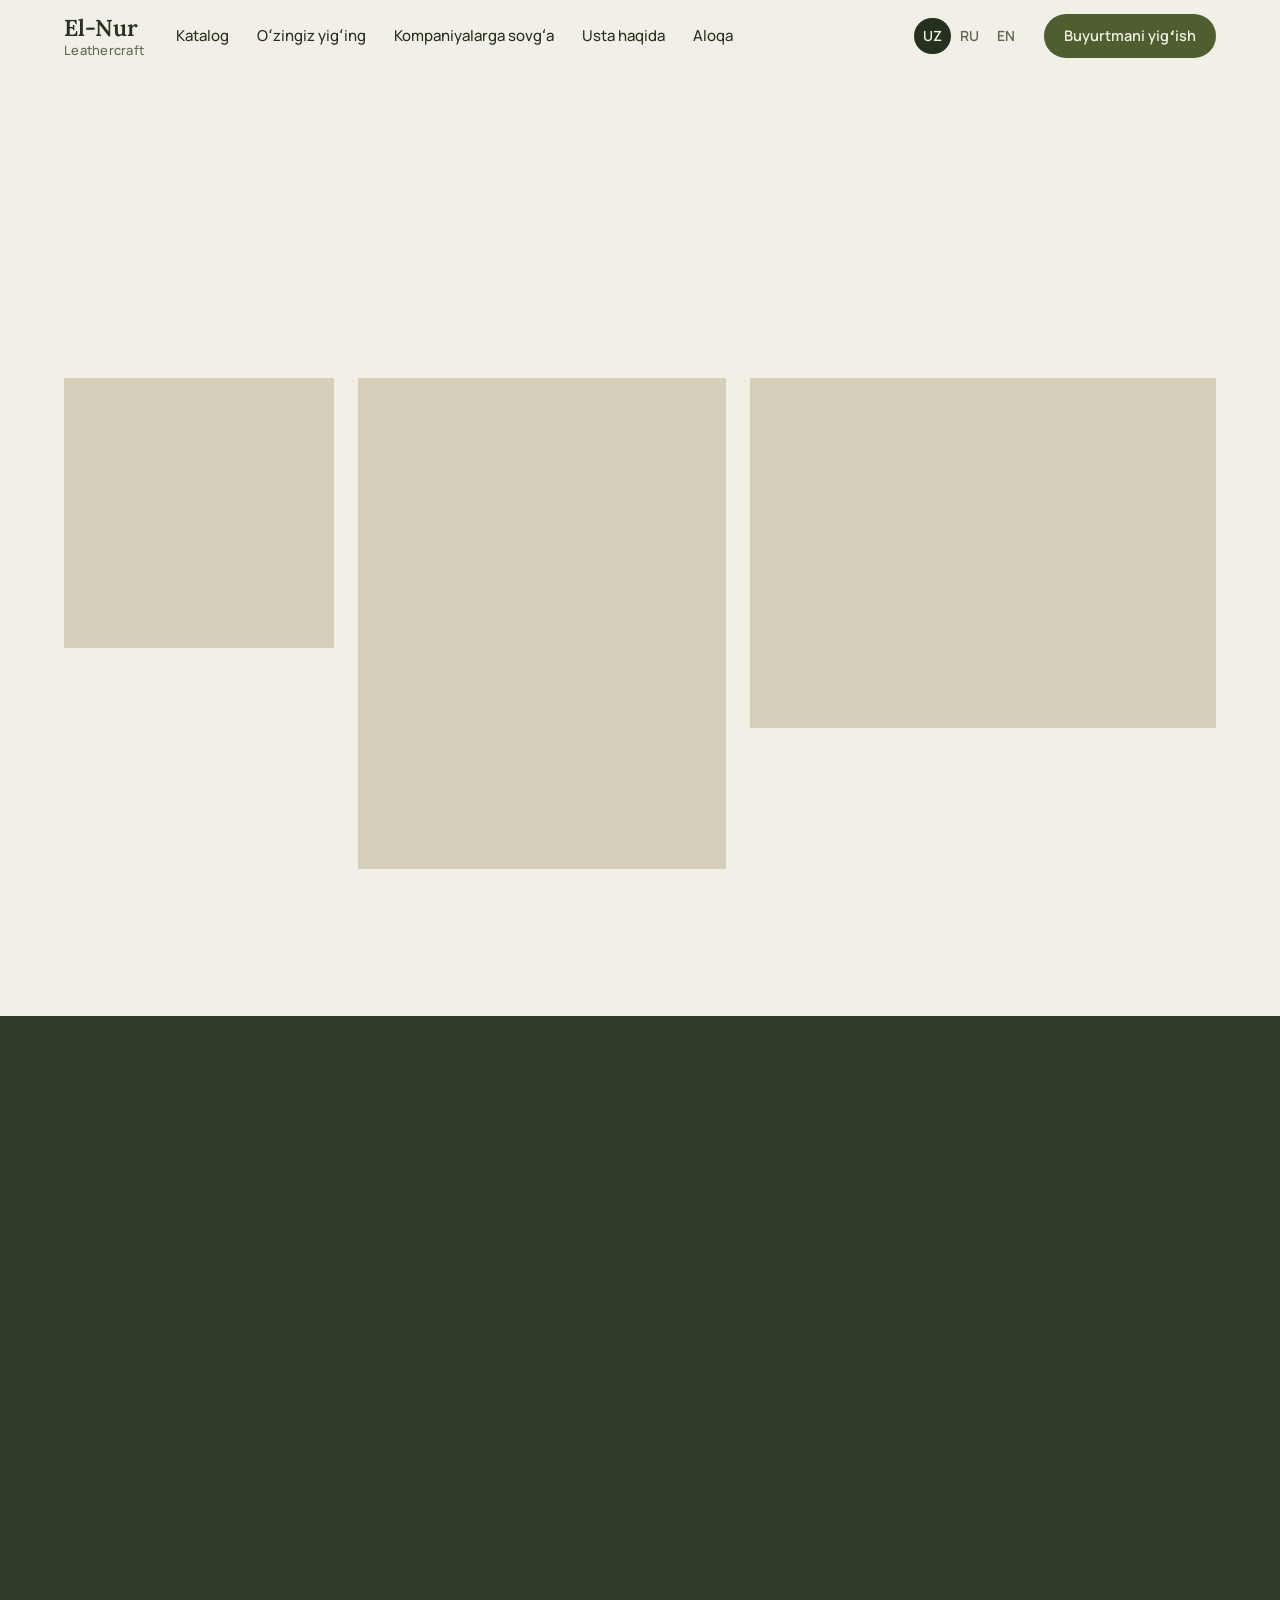
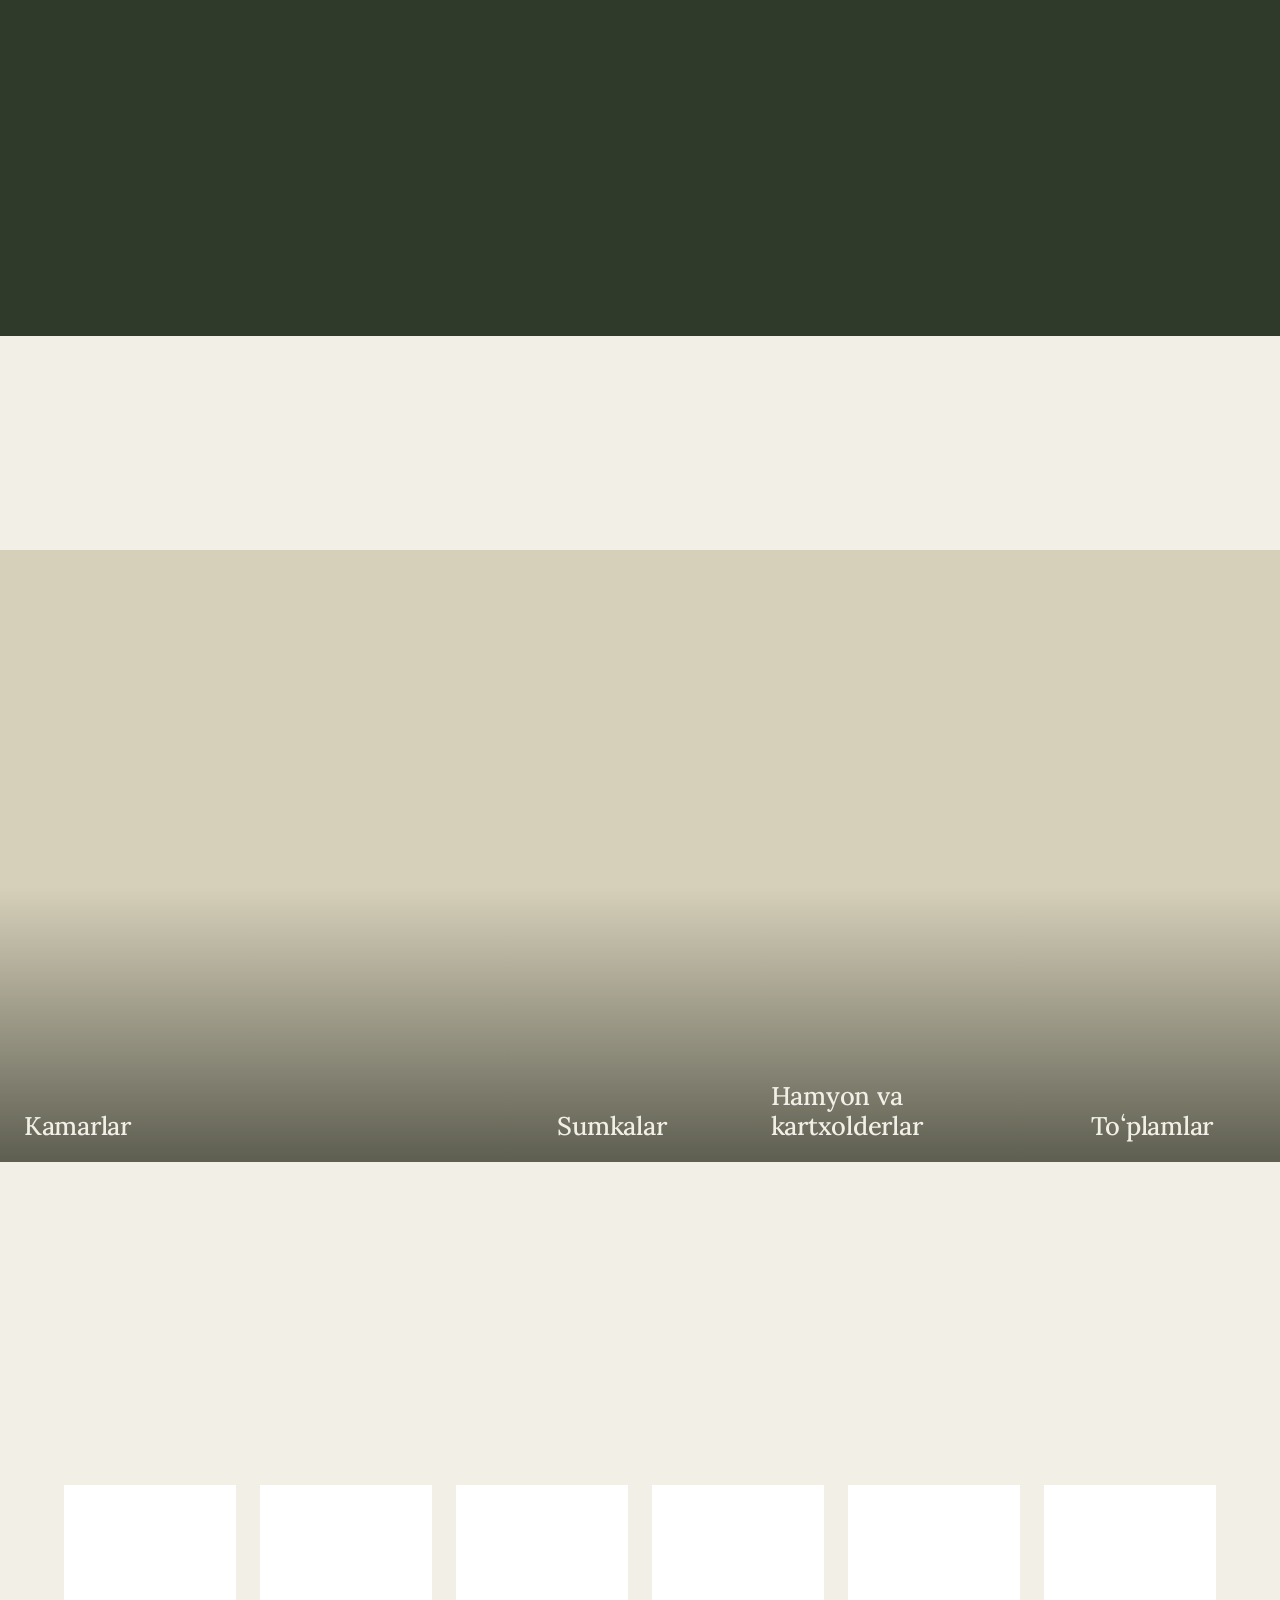
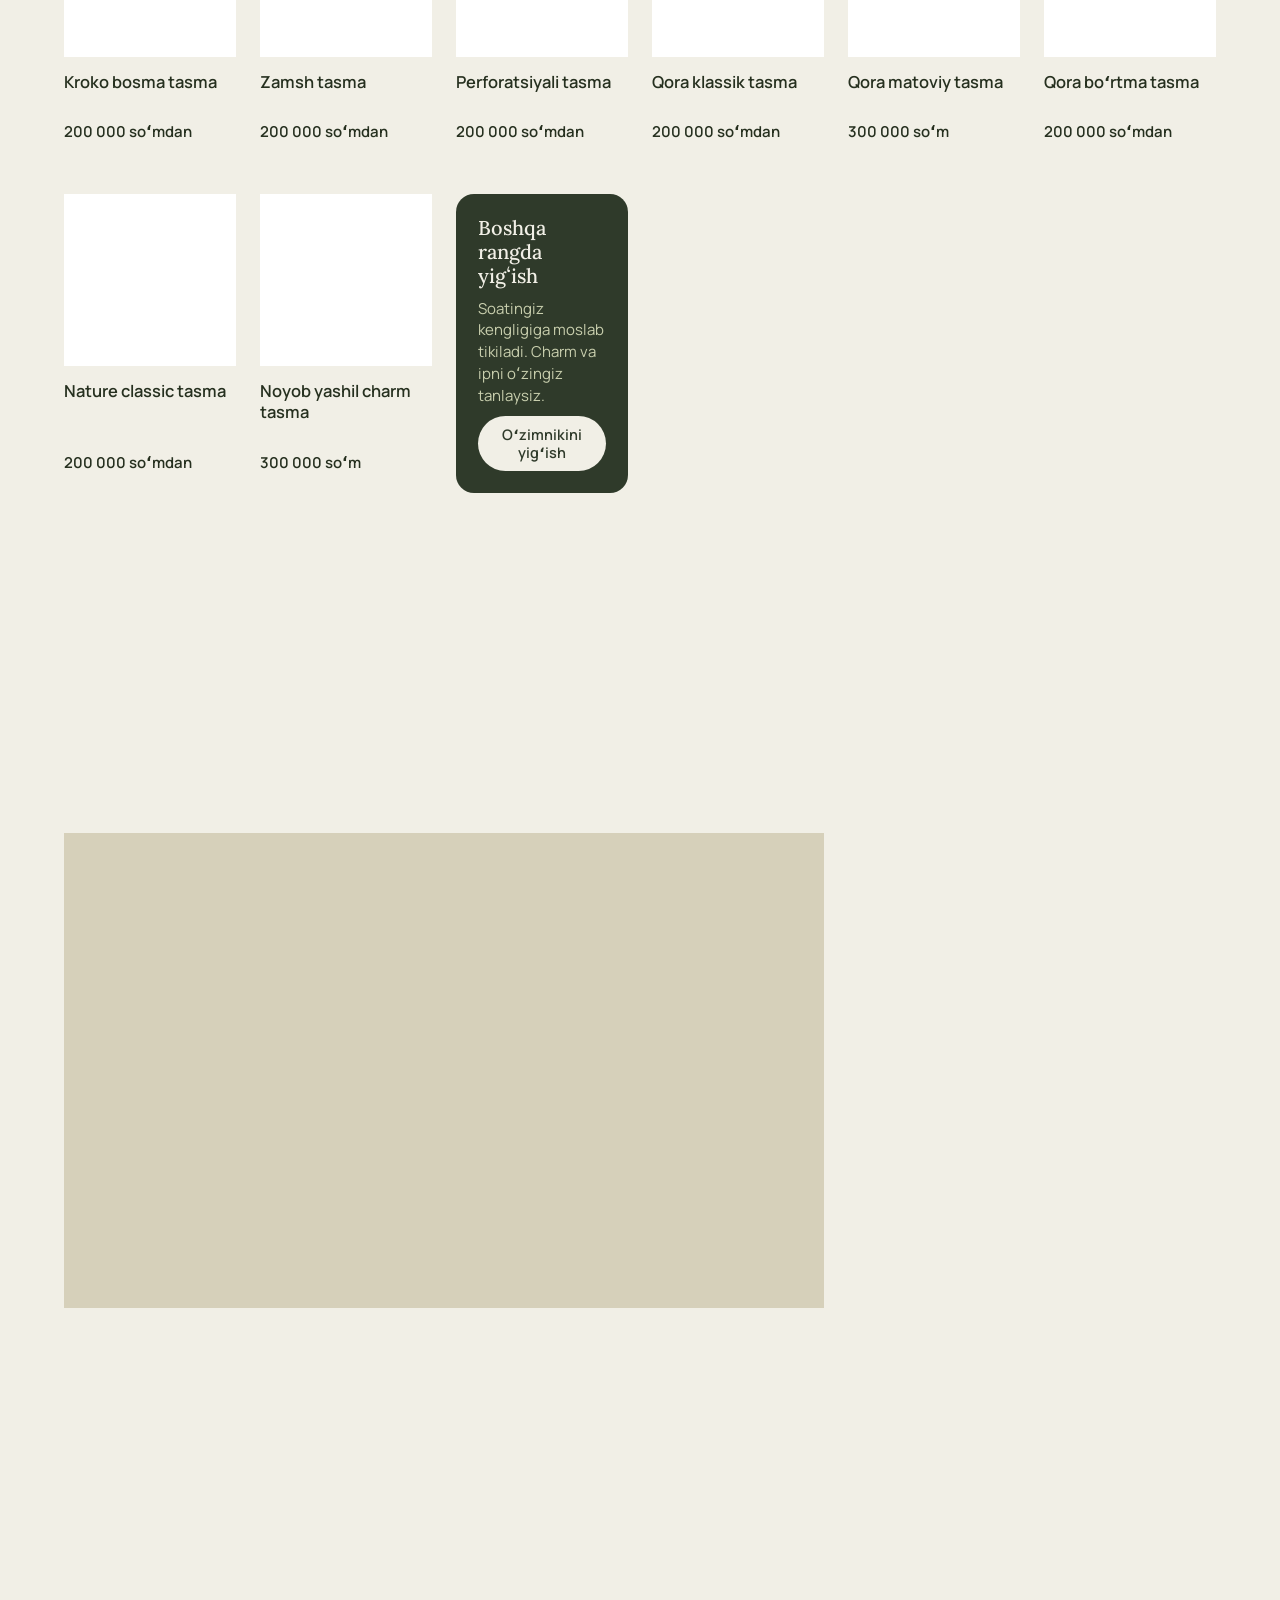
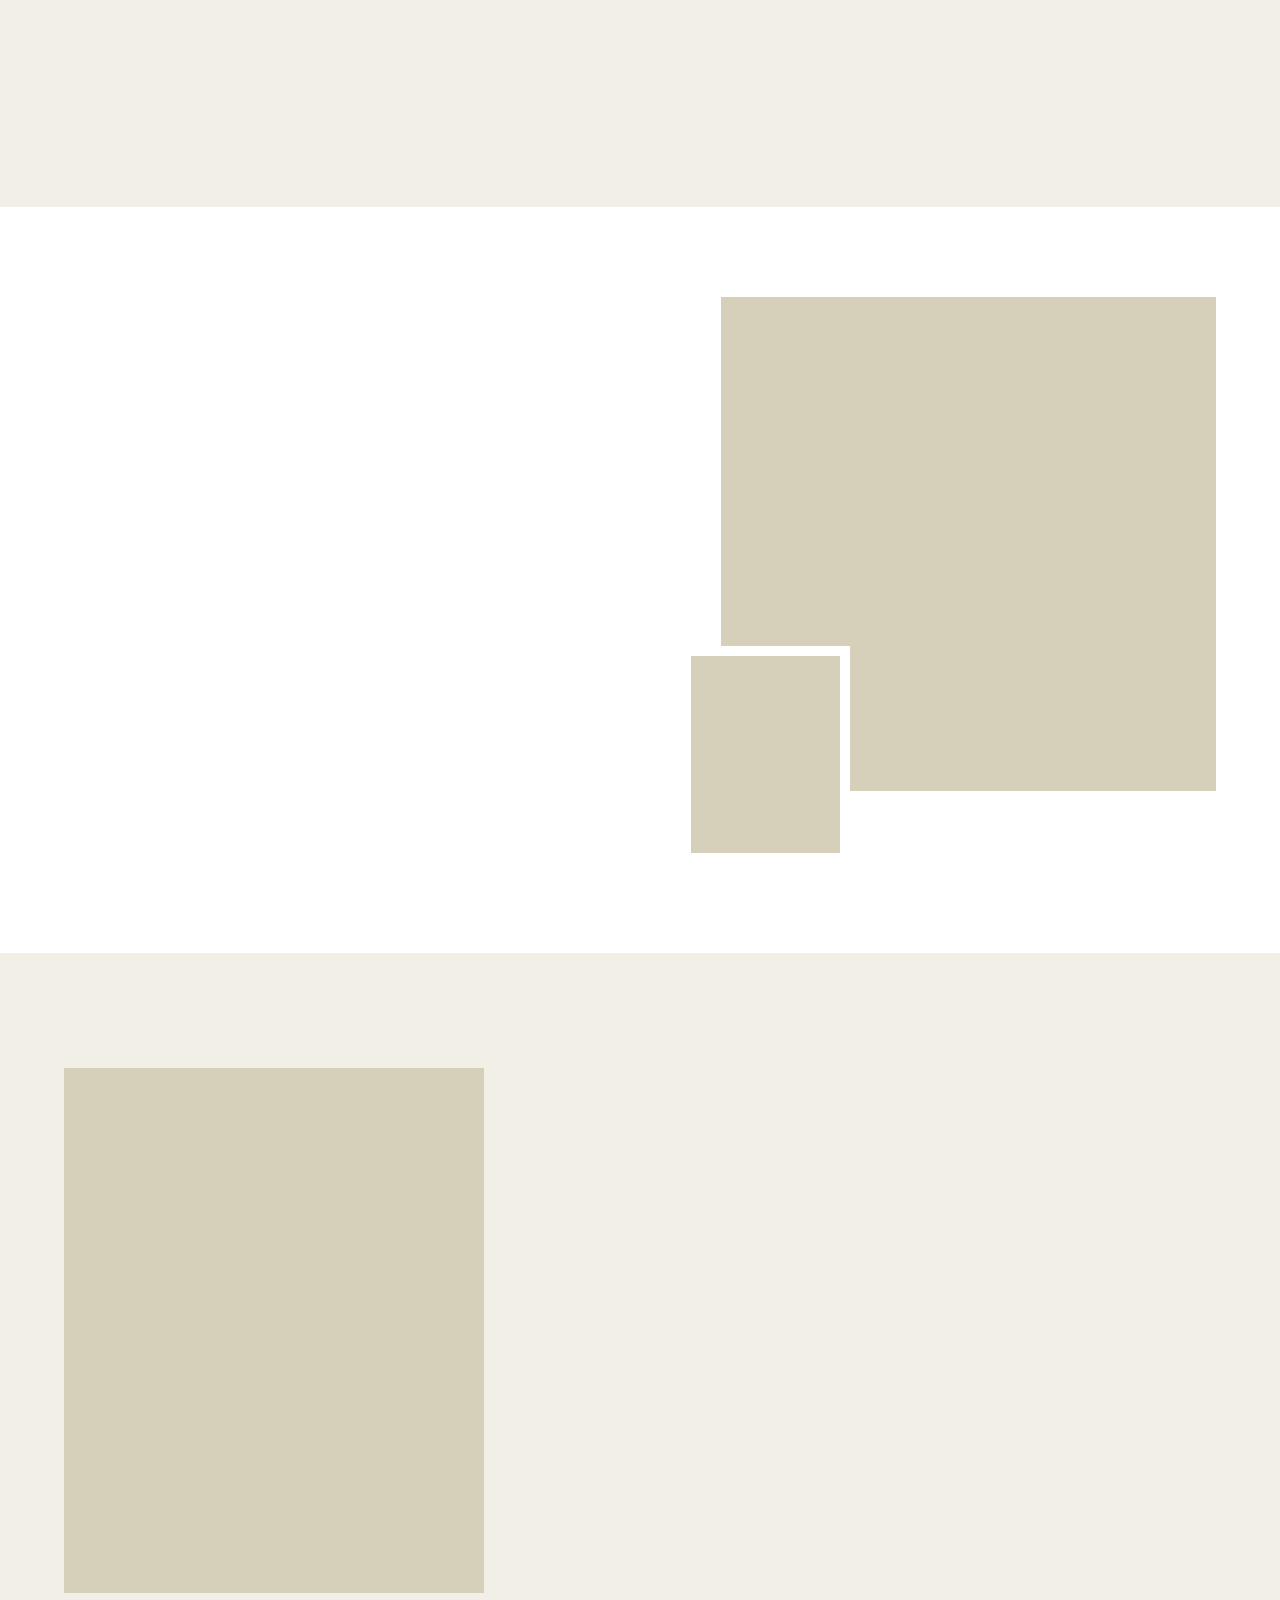
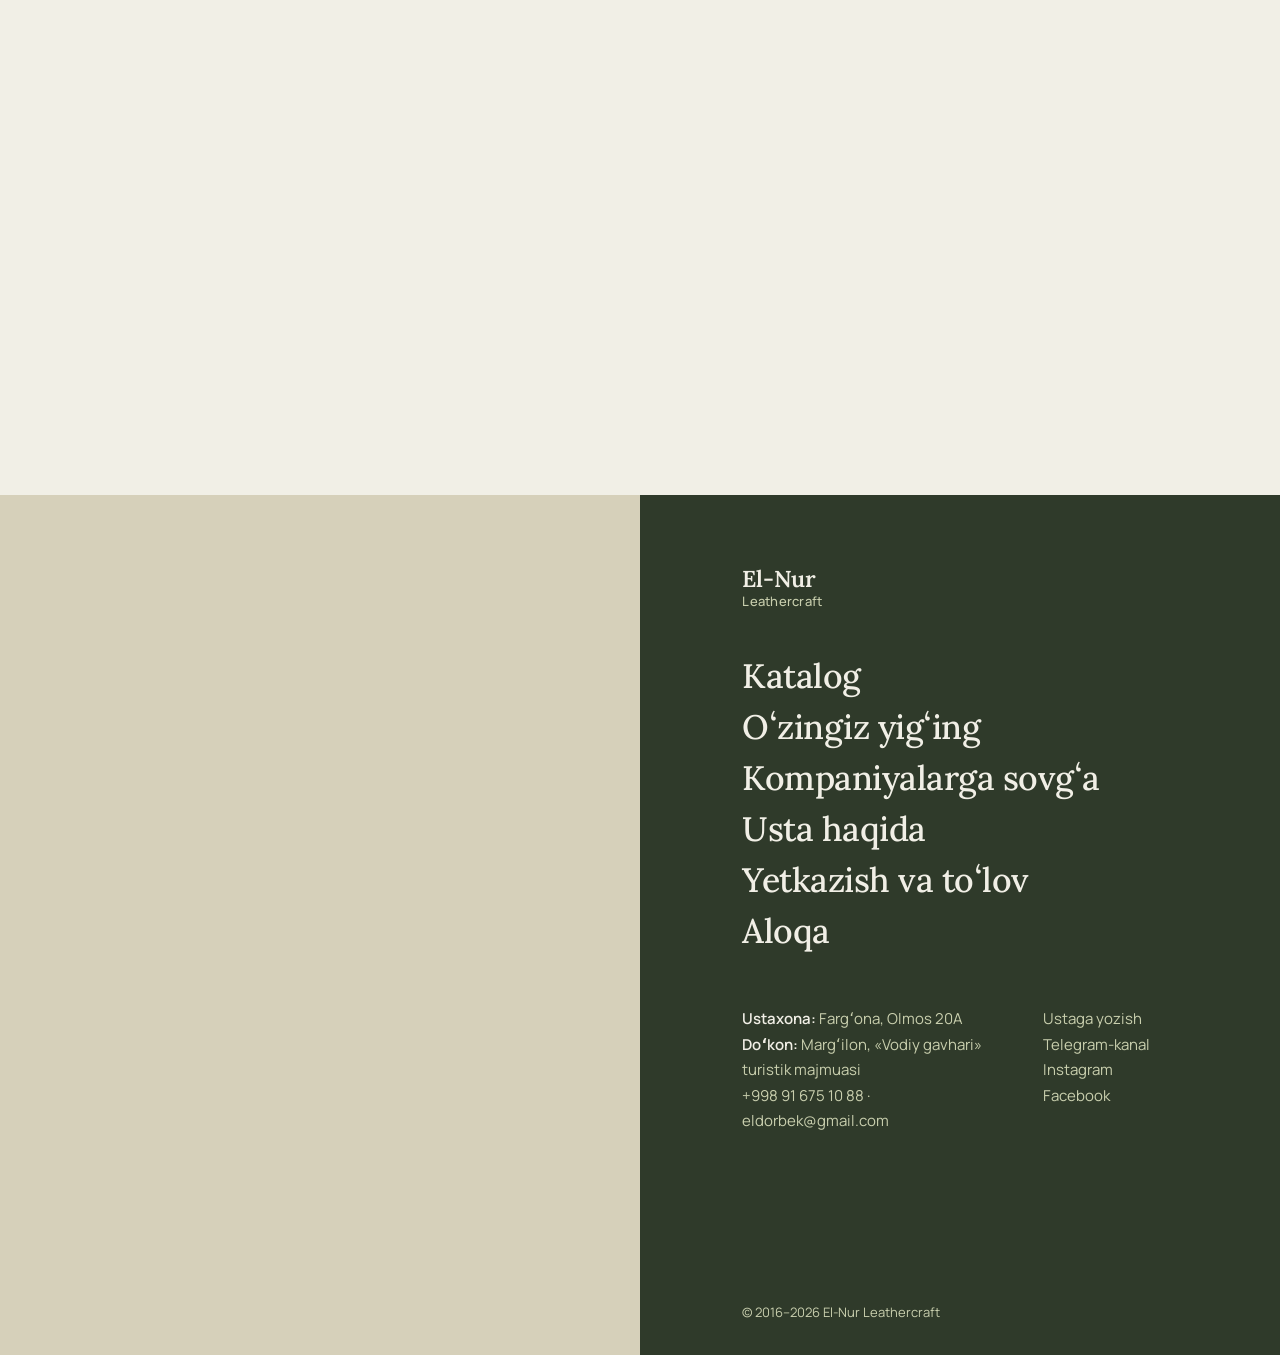
<file: index.html>
<!doctype html>
<html lang="uz">
<head>
<meta charset="utf-8">
<meta name="viewport" content="width=device-width, initial-scale=1">
<title>Qoʻlda tikilgan charm buyumlar, Fargʻona — El-Nur</title>
<meta name="description" content="Charm kamar, soat tasmasi, hamyon, sumka va shlyapa buyurtmaga: rangini oʻzingiz tanlaysiz, ismingizni yozamiz. Fargʻonadagi ustaxona, 2016-yildan.">
<link rel="canonical" href="https://rakhmatmir.github.io/elnur-leather/">
<meta property="og:site_name" content="El-Nur Leathercraft"><meta property="og:type" content="website"><meta property="og:url" content="https://rakhmatmir.github.io/elnur-leather/">
<meta property="og:title" content="Qoʻlda tikilgan charm buyumlar, Fargʻona — El-Nur"><meta property="og:description" content="Charm kamar, soat tasmasi, hamyon, sumka va shlyapa buyurtmaga: rangini oʻzingiz tanlaysiz, ismingizni yozamiz. Fargʻonadagi ustaxona, 2016-yildan.">
<meta property="og:image" content="https://rakhmatmir.github.io/elnur-leather/img/og.jpg"><meta property="og:image:width" content="1200"><meta property="og:image:height" content="630">
<meta name="twitter:card" content="summary_large_image"><meta name="twitter:image" content="https://rakhmatmir.github.io/elnur-leather/img/og.jpg">
<meta name="theme-color" content="#F1EFE6">
<link rel="icon" type="image/svg+xml" href="img/favicon.svg"><link rel="icon" type="image/png" sizes="48x48" href="img/favicon-48.png">
<link rel="preconnect" href="https://fonts.googleapis.com"><link rel="preconnect" href="https://fonts.gstatic.com" crossorigin>
<link href="https://fonts.googleapis.com/css2?family=Lora:wght@400;500;600&family=Manrope:wght@400;500;600;700&display=swap" rel="stylesheet">
<link rel="stylesheet" href="css/style.css?v=2111a">
<script>document.documentElement.className+=" js";try{if(sessionStorage.getItem("pt")){document.documentElement.className+=" pt-in";sessionStorage.removeItem("pt")}}catch(e){}setTimeout(function(){if(!window.__mot)document.documentElement.classList.add("nomotion")},3000);</script>
<script>window.PAGE_META={"uz":["Qoʻlda tikilgan charm buyumlar, Fargʻona — El-Nur","Charm kamar, soat tasmasi, hamyon, sumka va shlyapa buyurtmaga: rangini oʻzingiz tanlaysiz, ismingizni yozamiz. Fargʻonadagi ustaxona, 2016-yildan."],"ru":["Кожаные изделия ручной работы в Фергане — El-Nur","Ремни, ремешки для часов, кошельки, сумки и шляпы на заказ: выберите цвет кожи и нитки, добавьте имя. Мастерская в Фергане с 2016 года."],"en":["Handmade Leather Goods from Fergana — El-Nur Leathercraft","Belts, watch straps, wallets, bags and hats made to order in Fergana, Uzbekistan. Pick the leather and thread, add your name. Since 2016."]};</script>
<script type="application/ld+json">{"@context":"https://schema.org","@graph":[{"@type":"LocalBusiness","@id":"https://rakhmatmir.github.io/elnur-leather/#workshop","name":"El-Nur Leathercraft","url":"https://rakhmatmir.github.io/elnur-leather/","image":"https://rakhmatmir.github.io/elnur-leather/img/og.jpg","telephone":"+998916751088","address":{"@type":"PostalAddress","streetAddress":"Olmos 20A","addressLocality":"Fargʻona","addressCountry":"UZ"},"sameAs":["https://www.instagram.com/elnurleather/","https://www.facebook.com/elnurleather","https://t.me/elnurleather","https://t.me/eldor6ek"]},{"@type":"LocalBusiness","@id":"https://rakhmatmir.github.io/elnur-leather/#shop","name":"El-Nur Leathercraft","url":"https://rakhmatmir.github.io/elnur-leather/","image":"https://rakhmatmir.github.io/elnur-leather/img/og.jpg","telephone":"+998916751088","address":{"@type":"PostalAddress","streetAddress":"«Vodiy gavhari» turistik majmuasi","addressLocality":"Margʻilon","addressCountry":"UZ"},"sameAs":["https://www.instagram.com/elnurleather/","https://t.me/elnurleather"]}]}</script>
</head>
<body class="home inner page-index" data-page="index">
<a class="skip" href="#main" data-t="skip">Asosiy qismga oʻtish</a>
<header class="site"><div class="wrap bar"><a class="logo" href="index.html" aria-label="El-Nur Leathercraft"><b>El-Nur</b><span>Leathercraft</span></a><nav class="nav" aria-label="Menu"><a href="katalog.html" data-t="nav.catalog">Katalog</a><a href="konstruktor.html" data-t="nav.build">Oʻzingiz yigʻing</a><a href="sovgalar.html" data-t="nav.gifts">Kompaniyalarga sovgʻa</a><a href="usta.html" data-t="nav.about">Usta haqida</a><a href="aloqa.html" data-t="nav.contact">Aloqa</a></nav><div class="end"><div class="lang" role="group" data-aria="lang.label" aria-label="Til"><button type="button" data-set="uz" aria-pressed="true">UZ</button><button type="button" data-set="ru" aria-pressed="false">RU</button><button type="button" data-set="en" aria-pressed="false">EN</button></div><a class="btn btn-primary btn-sm" href="konstruktor.html" data-t="cta.build">Buyurtmani yigʻish</a><button class="menu-btn" type="button" aria-expanded="false" aria-controls="drawer" data-aria="menu" aria-label="Menyu"><svg viewBox="0 0 24 24" width="20" height="20" fill="none" stroke="currentColor" stroke-width="1.7" stroke-linecap="round" aria-hidden="true"><path class="o" d="M4 8h16M4 16h16"/><path class="x" d="M6 6l12 12M18 6L6 18"/></svg><span class="t" data-t="menu">Menyu</span></button></div></div><div class="wrap drawer" id="drawer"><a href="katalog.html" data-t="nav.catalog">Katalog</a><a href="konstruktor.html" data-t="nav.build">Oʻzingiz yigʻing</a><a href="sovgalar.html" data-t="nav.gifts">Kompaniyalarga sovgʻa</a><a href="usta.html" data-t="nav.about">Usta haqida</a><a href="yetkazish.html" data-t="nav.delivery">Yetkazish va toʻlov</a><a href="aloqa.html" data-t="nav.contact">Aloqa</a><div class="lang" role="group" data-aria="lang.label" aria-label="Til"><button type="button" data-set="uz" aria-pressed="true">UZ</button><button type="button" data-set="ru" aria-pressed="false">RU</button><button type="button" data-set="en" aria-pressed="false">EN</button></div><a class="btn btn-primary drawer-cta" href="konstruktor.html" data-t="cta.build">Buyurtmani yigʻish</a><p class="drawer-ct"><a data-link="tel" href="#" data-phone></a><a data-link="master" href="#" data-t="foot.write">Ustaga yozish</a></p></div></header>
<main id="main">
<!-- 1. Первый экран -->
<section class="h-hero" aria-labelledby="hh">
  <div class="g12 h-top">
    <h1 id="hh" class="h-title rv" data-t="hm.h1">Fargʻonada qoʻlda tikilgan charm buyumlar</h1>
    <div class="h-side">
      <p class="h-lead rv" data-t="hm.lead">Kamar, soat tasmasi, hamyon, sumka va shlyapa — 2016-yildan Olmos koʻchasidagi ustaxonada. Rangini oʻzingiz tanlaysiz, ismingizni yozib beramiz.</p>
      <div class="h-ctas rv"><a class="btn btn-primary" href="konstruktor.html"><span data-t="hm.cta">Oʻzimnikini yigʻish</span><svg class="arr" viewBox="0 0 24 24" fill="none" stroke="currentColor" stroke-width="1.8" stroke-linecap="round" stroke-linejoin="round" aria-hidden="true"><path d="M5 12h14M13 6l6 6-6 6"/></svg></a><a class="link" data-link="master" href="#" data-t="hm.cta2">Ustaga yozish</a></div>
    </div>
  </div>
  <div class="g12 h-rail">
    <figure class="pr pr-sq"><a class="cur" href="mahsulot.html?id=wallet-emboss"><picture><source type="image/webp" srcset="img/emboss-800.webp 800w, img/emboss-1600.webp 1600w" sizes="(max-width: 900px) 46vw, 25vw"><img src="img/emboss.jpg" width="1600" height="1066" data-alt="alt.emboss" alt="Bosma naqshli qora charm hamyon, usta qoʻlida"></picture></a><figcaption class="rv" data-t="cap.emboss">Bosma naqshli hamyon</figcaption></figure>
    <figure class="pr pr-tall"><a class="cur" href="mahsulot.html?id=hat"><picture><source type="image/webp" srcset="img/hat-detail-800.webp 800w, img/hat-detail-1012.webp 1012w" sizes="(max-width: 900px) 72vw, 33vw"><img src="img/hat-detail.jpg" width="1012" height="1400" data-alt="alt.hat" alt="Jigarrang charm kovboy shlyapasi, toʻqilgan bogʻich" fetchpriority="high"></picture></a><figcaption class="rv"><span data-t="cap.hat">Kovboy shlyapasi</span> · <span class="js-price" data-pid="hat"></span></figcaption></figure>
    <figure class="pr pr-wide"><span class="cur cur-hero"><picture><source type="image/webp" srcset="img/master-800.webp 800w, img/master-1600.webp 1600w" sizes="(max-width: 900px) 100vw, 42vw"><img src="img/master.jpg" width="1600" height="1066" data-alt="alt.master" alt="Usta Eldorbek ustaxonada charm bilan ishlamoqda"></picture></span><figcaption class="rv" data-t="cap.master">Ustaxonada, Olmos 20A</figcaption></figure>
  </div>
</section>

<!-- 2. Мини-конструктор -->
<section class="h-build on-dark" aria-labelledby="bh">
  <div class="wrap h-build-grid">
    <div class="h-build-text">
      <h2 id="bh" class="rv" data-t="hm.bh">Hech kimda yoʻq buyumni yigʻing</h2>
      <p class="rv" data-t="hm.bt">Charm, ip va ismni tanlang — rasm darhol oʻzgaradi, narx shu zahoti hisoblanadi. Tayyor buyurtma matni ustaga Telegramda yuboriladi.</p>
      <ul class="h-steps">
        <li class="rv"><b data-t="d.s1b">Buyumni tanlang</b><span data-t="d.s1t">kamar, soat tasmasi, hamyon yoki kartxolder</span></li>
        <li class="rv"><b data-t="d.s2b">Ranglarni tanlang</b><span data-t="d.s2t">charm, ip va furnitura</span></li>
        <li class="rv"><b data-t="d.s3b">Ismingizni yozing</b><span data-t="d.s3t">gravirovka va sovgʻa qutisi</span></li>
      </ul>
      <a class="btn btn-light rv" href="konstruktor.html"><span data-t="d.cta">Konstruktorni ochish</span><svg class="arr" viewBox="0 0 24 24" fill="none" stroke="currentColor" stroke-width="1.8" stroke-linecap="round" stroke-linejoin="round" aria-hidden="true"><path d="M5 12h14M13 6l6 6-6 6"/></svg></a>
    </div>
    <div class="builder rv" id="mini" aria-label="Konstruktor">
      <div class="stage">
        <div class="stage-top"><b data-t="b.title">Buyurtma konstruktori</b></div>
        <svg id="art" class="art" viewBox="0 0 520 320" role="img" aria-label=""></svg>
        <div><div class="chips" id="chips"></div><p class="disclaimer" data-t="b.disc">Rasm sxematik. Haqiqiy buyum qoʻlda tikiladi va rasmdan biroz farq qilishi mumkin.</p></div>
      </div>
      <div class="controls">
        <div><p class="ctl-label" data-t="b.item">Nima tiktirasiz?</p><div class="items" id="items"></div></div>
        <div><p class="ctl-label"><span class="k" data-t="b.leather">Charm rangi</span>: <span id="leatherName"></span></p><div class="swatches" id="leather"></div></div>
        <div><p class="ctl-label"><span class="k" data-t="b.thread">Ip rangi</span>: <span id="threadName"></span></p><div class="swatches" id="thread"></div></div>
        <div>
          <p class="ctl-label"><span class="k" data-t="b.engr">Ism yozdirish</span> <span data-price="engrave"></span></p>
          <label class="field"><input id="engr" autocomplete="off" data-ph="b.engrph" placeholder="Masalan: AZIZ" data-aria="b.engr" aria-label="Ism yozdirish" placeholder=""><small id="cnt">0 / 12</small></label>
          <label class="check"><input type="checkbox" id="box"> <b data-t="b.box">Sovgʻa qutisiga solib bering</b> <span class="pr" data-price="box"></span></label>
        </div>
      </div>
      <div class="total">
        <div><div class="sum"><small data-t="total">Jami</small><span class="ap" hidden>≈&nbsp;</span><span id="sum">200 000</span> <span class="cur-l" data-t="cur">soʻm</span></div><p data-t="b.approx">Narx taxminiy. Yakuniy narxni usta buyurtmani tasdiqlayotganda aytadi.</p></div>
        <a class="btn btn-light btn-sm" id="miniGo" href="konstruktor.html"><span data-t="b.send">Davom etish</span><svg class="arr" viewBox="0 0 24 24" fill="none" stroke="currentColor" stroke-width="1.8" stroke-linecap="round" stroke-linejoin="round" aria-hidden="true"><path d="M5 12h14M13 6l6 6-6 6"/></svg></a>
      </div>
    </div>
  </div>
</section>

<!-- 3. Что шьём -->
<section class="h-band-sec" aria-labelledby="bandh">
  <div class="wrap"><h2 id="bandh" class="rv" data-t="hm.band">Nimalar tikamiz</h2></div>
  <div class="band">
    <a class="panel p1" href="katalog.html#belt"><span class="cur"><picture><source type="image/webp" srcset="img/belt-800.webp 800w, img/belt-1280.webp 1280w" sizes="(max-width: 768px) 50vw, 25vw"><img src="img/belt.jpg" width="1280" height="960" data-alt="alt.belt" alt="Latun toʻqali charm kamar" loading="lazy"></picture></span><span class="p-t"><b data-t="cat.belt">Kamarlar</b></span></a>
    <a class="panel p2" href="katalog.html#bag"><span class="cur"><picture><source type="image/webp" srcset="img/bag-woman-640.webp 640w" sizes="(max-width: 768px) 50vw, 25vw"><img src="img/bag-woman.jpg" width="640" height="640" data-alt="alt.bagwoman" alt="Ikatli charm sumka bilan yosh ayol, madrasa oldida" loading="lazy"></picture></span><span class="p-t"><b data-t="cat.bag">Sumkalar</b></span></a>
    <a class="panel p3" href="katalog.html#wallet"><span class="cur"><picture><source type="image/webp" srcset="img/wallet-bifold-574.webp 574w" sizes="(max-width: 768px) 50vw, 25vw"><img src="img/wallet-bifold.jpg" width="574" height="640" data-alt="alt.wallet" alt="Jigarrang charm hamyon" loading="lazy"></picture></span><span class="p-t"><b data-t="cat.wallet">Hamyon va kartxolderlar</b></span></a>
    <a class="panel p4" href="katalog.html#set"><span class="cur"><picture><source type="image/webp" srcset="img/set-black-630.webp 630w" sizes="(max-width: 768px) 50vw, 25vw"><img src="img/set-black.jpg" width="630" height="640" data-alt="alt.set" alt="Qora charm toʻplam: hamyon, kamar, chexol, kartxolder" loading="lazy"></picture></span><span class="p-t"><b data-t="cat.set">Toʻplamlar</b></span></a>
  </div>
  <div class="wrap band-foot"><p class="rv" data-t="hm.bandcap">Tayyor buyumni olsangiz ham, oʻzingizga moslab buyurtma qilsangiz ham boʻladi.</p><a class="link rv" href="katalog.html" data-t="c.all">Butun katalog →</a></div>
</section>

<!-- 4. Ремешки (из js/products.js) -->
<section class="h-straps" aria-labelledby="sh">
  <div class="wrap straps-head">
    <div><h2 id="sh" class="rv" data-t="hm.sh">Soat tasmalari</h2><p class="rv" data-t="hm.ss">Soatingiz kengligiga moslab tikiladi. Charm va ipni oʻzingiz tanlaysiz.</p></div>
    <a class="link rv" href="katalog.html#strap" data-t="c.all">Butun katalog →</a>
  </div>
  <ul class="straps" id="straps"></ul>
  <noscript><div class="wrap"><a class="link" href="katalog.html" data-t="c.all">Butun katalog →</a></div></noscript>
</section>

<!-- 5. Мастер -->
<section class="h-about wrap" aria-labelledby="ah">
  <h2 id="ah" class="rv" data-t="hm.ah">Usta va ustaxona</h2>
  <p class="about-lead rv" data-t="hm.al">Eldorbek Matmusaev 2016-yildan Fargʻonada charm bilan ishlaydi. Bichishdan oxirgi chokkacha — hammasi ustaxonada, qoʻlda.</p>
  <div class="about-tiles">
    <figure class="about-photo"><span class="cur" data-par><picture><source type="image/webp" srcset="img/table-800.webp 800w, img/table-1600.webp 1600w" sizes="(max-width: 900px) 100vw, 65vw"><img src="img/table.jpg" width="1600" height="1066" data-alt="alt.table" alt="Stol ustida turli rangdagi charm hamyon va kartxolderlar" loading="lazy"></picture></span><p class="about-note rv" data-t="hm.anote">Ustaxona haqida Advantour va Nomadsland sayyohlik saytlari yozgan. Kelib, buyumlarni qoʻlingizda ushlab koʻring.</p></figure>
    <div class="about-side">
      <dl class="facts about-tile on-dark rv">
        <div><dt data-t="fx.1b">2016</dt><dd data-t="fx.1s">ustaxona ochilgan yil</dd></div>
        <div><dt data-t="fx.2b">Olmos 20A</dt><dd data-t="fx.2s">ustaxona, Fargʻona</dd></div>
        <div><dt data-t="fx.3b">Vodiy gavhari</dt><dd data-t="fx.3s">doʻkon, Margʻilon</dd></div>
        <div><dt data-t="fx.4b">Advantour</dt><dd data-t="fx.4s">va Nomadsland yozgan</dd></div>
      </dl>
      <a class="link rv" href="usta.html" data-t="a.btn">Usta haqida batafsil</a>
    </div>
  </div>
</section>

<!-- 6. Как проходит заказ -->
<section class="h-how wrap" aria-labelledby="oh">
  <h2 id="oh" class="rv" data-t="hm.oh">Buyurtma qanday boʻladi</h2>
  <ol class="how-row">
    <li class="rv"><b data-t="o.1b">Tanlaysiz</b><span data-t="o.1t">Katalogdan tayyor buyumni yoki konstruktorda oʻzingiz yigʻasiz.</span></li>
    <li class="rv"><b data-t="o.2b">Matnni olasiz</b><span data-t="o.2t">Ism va telefonni yozasiz — sayt buyurtma matnini tayyorlab, nusxalab beradi.</span></li>
    <li class="rv"><b data-t="o.3b">Ustaga yuborasiz</b><span data-t="o.3t">Matnni ustaning Telegramiga qoʻyasiz, tafsilot, narx va muddatni u bilan kelishasiz.</span></li>
    <li class="rv"><b data-t="o.4b">Qoʻlingizga olasiz</b><span data-t="o.4t">Ustaxonadan yoki Margʻilondagi doʻkondan.</span></li>
  </ol>
</section>

<!-- 7. Вопросы -->
<section class="h-faq" aria-labelledby="fh">
  <div class="wrap faq-grid">
    <div class="faq-col">
      <h2 id="fh" class="rv" data-t="hm.fh">Koʻp beriladigan savollar</h2>
      <div class="faq rv" id="faq"></div>
      <div class="faq-end rv"><a class="btn btn-primary" data-link="master" href="#" data-t="th.tg">Ustaga Telegramda yozish</a><a class="link" href="aloqa.html" data-t="hm.addr">Manzillar</a></div>
    </div>
    <div class="faq-pics">
      <figure class="fp-tall"><span class="cur" data-par><picture><source type="image/webp" srcset="img/bag-tote-640.webp 640w" sizes="(max-width: 900px) 100vw, 45vw"><img src="img/bag-tote.jpg" width="640" height="640" data-alt="alt.bagtote" alt="Ikat va charmdan sumka-tout" loading="lazy"></picture></span></figure>
      <figure class="fp-sq"><span class="cur"><picture><source type="image/webp" srcset="img/process-357.webp 357w" sizes="(max-width: 768px) 100vw, 50vw"><img src="img/process.jpg" width="357" height="640" data-alt="alt.process" alt="Yashil gilamcha ustida tasmalar ustida ish" loading="lazy"></picture></span></figure>
    </div>
  </div>
</section>

<!-- 8. Компаниям -->
<section class="h-corp wrap" aria-labelledby="kh">
  <div class="corp2">
    <figure class="corp-photo"><span class="cur" data-par><picture><source type="image/webp" srcset="img/emboss-logo-700.webp 700w" sizes="(max-width: 900px) 340px, 420px"><img src="img/emboss-logo.jpg" width="700" height="875" data-alt="alt.emboss" alt="Bosma naqshli qora charm hamyon, usta qoʻlida" loading="lazy"></picture></span></figure>
    <div class="corp-body">
      <h2 id="kh" class="rv" data-t="k.h">Kompaniyalar uchun logotipli sovgʻalar</h2>
      <p class="t rv" data-t="k.t">Hamkorlar va xodimlar uchun charm sovgʻalar: hamyon, kartxolder, kamar. Nechta va qanday buyum kerakligini yozing, usta narx va muddatni aytadi.</p>
      <a class="btn btn-primary rv" href="sovgalar.html"><span data-t="k.more">Sovgʻa haqida batafsil</span><svg class="arr" viewBox="0 0 24 24" fill="none" stroke="currentColor" stroke-width="1.8" stroke-linecap="round" stroke-linejoin="round" aria-hidden="true"><path d="M5 12h14M13 6l6 6-6 6"/></svg></a>
    </div>
  </div>
</section>

<!-- 9. Связь -->
<section class="h-contact wrap" aria-labelledby="cq">
  <p class="c-sentence rv" data-t="hm.ct">Buyurtma, sovgʻa yoki oddiy savol — ustaga yozing.</p>
  <div class="c-links rv">
    <h2 id="cq" data-t="hm.cq">Qanday bogʻlanamiz?</h2>
    <a data-link="master" href="#" data-t="hm.tgm">Telegram — usta</a>
    <a data-link="tel" href="#" data-phone></a>
    <small data-t="hm.cn">Fargʻona · Telegram va telefon orqali</small>
  </div>
</section>
</main>

<footer class="h-foot">
  <div class="hf-photo"><span class="cur" data-par><picture><source type="image/webp" srcset="img/shop-800.webp 800w, img/shop-1600.webp 1600w" sizes="100vw"><img src="img/shop.jpg" width="1600" height="1200" alt="" loading="lazy"></picture></span></div>
  <div class="hf-body">
    <a class="logo" href="index.html" aria-label="El-Nur Leathercraft"><b>El-Nur</b><span>Leathercraft</span></a>
    <nav class="hf-menu" aria-label="Footer"><a href="katalog.html" data-t="nav.catalog">Katalog</a><a href="konstruktor.html" data-t="nav.build">Oʻzingiz yigʻing</a><a href="sovgalar.html" data-t="nav.gifts">Kompaniyalarga sovgʻa</a><a href="usta.html" data-t="nav.about">Usta haqida</a><a href="yetkazish.html" data-t="nav.delivery">Yetkazish va toʻlov</a><a href="aloqa.html" data-t="nav.contact">Aloqa</a></nav>
    <div class="hf-info">
      <div><b data-t="foot.workshop">Ustaxona:</b> <span data-t="foot.workshopv">Fargʻona, Olmos 20A</span><br><b data-t="foot.shop">Doʻkon:</b> <span data-t="foot.shopv">Margʻilon, «Vodiy gavhari» turistik majmuasi</span><br><a data-link="tel" href="#" data-phone></a> · <a data-link="mail" href="#" data-email></a></div>
      <div><a data-link="master" href="#" data-t="foot.write">Ustaga yozish</a><br><a data-link="channel" href="#" data-t="foot.channel">Telegram-kanal</a><br><a data-link="ig" href="#">Instagram</a><br><a data-link="fb" href="#">Facebook</a></div>
    </div>
    <p class="hf-legal" data-t="foot.copy">© 2016–2026 El-Nur Leathercraft</p>
  </div>
</footer>
<div class="fab"><a class="tg" data-link="master" href="#" data-aria="fab.tg" aria-label="Ustaga Telegramda yozish"><svg viewBox="0 0 24 24" fill="none" stroke="currentColor" stroke-width="1.7" stroke-linejoin="round" aria-hidden="true"><path d="M21 4L3 11.2l6.3 2.3L18 7.5l-6.6 7.2 7.1 5.3L21 4z"/></svg></a></div>
<div class="pt" aria-hidden="true"></div>
<script src="js/i18n.js?v=2111a" defer></script>
<script src="js/config.js?v=2111a" defer></script>
<script src="js/products.js?v=2111a" defer></script>
<script src="js/main.js?v=2111a" defer></script>
<script src="js/builder.js?v=2111a" defer></script>
<script src="js/catalog.js?v=2111a" defer></script>
<script src="js/motion.js?v=2111a" defer></script>
</body>
</html>
</file>
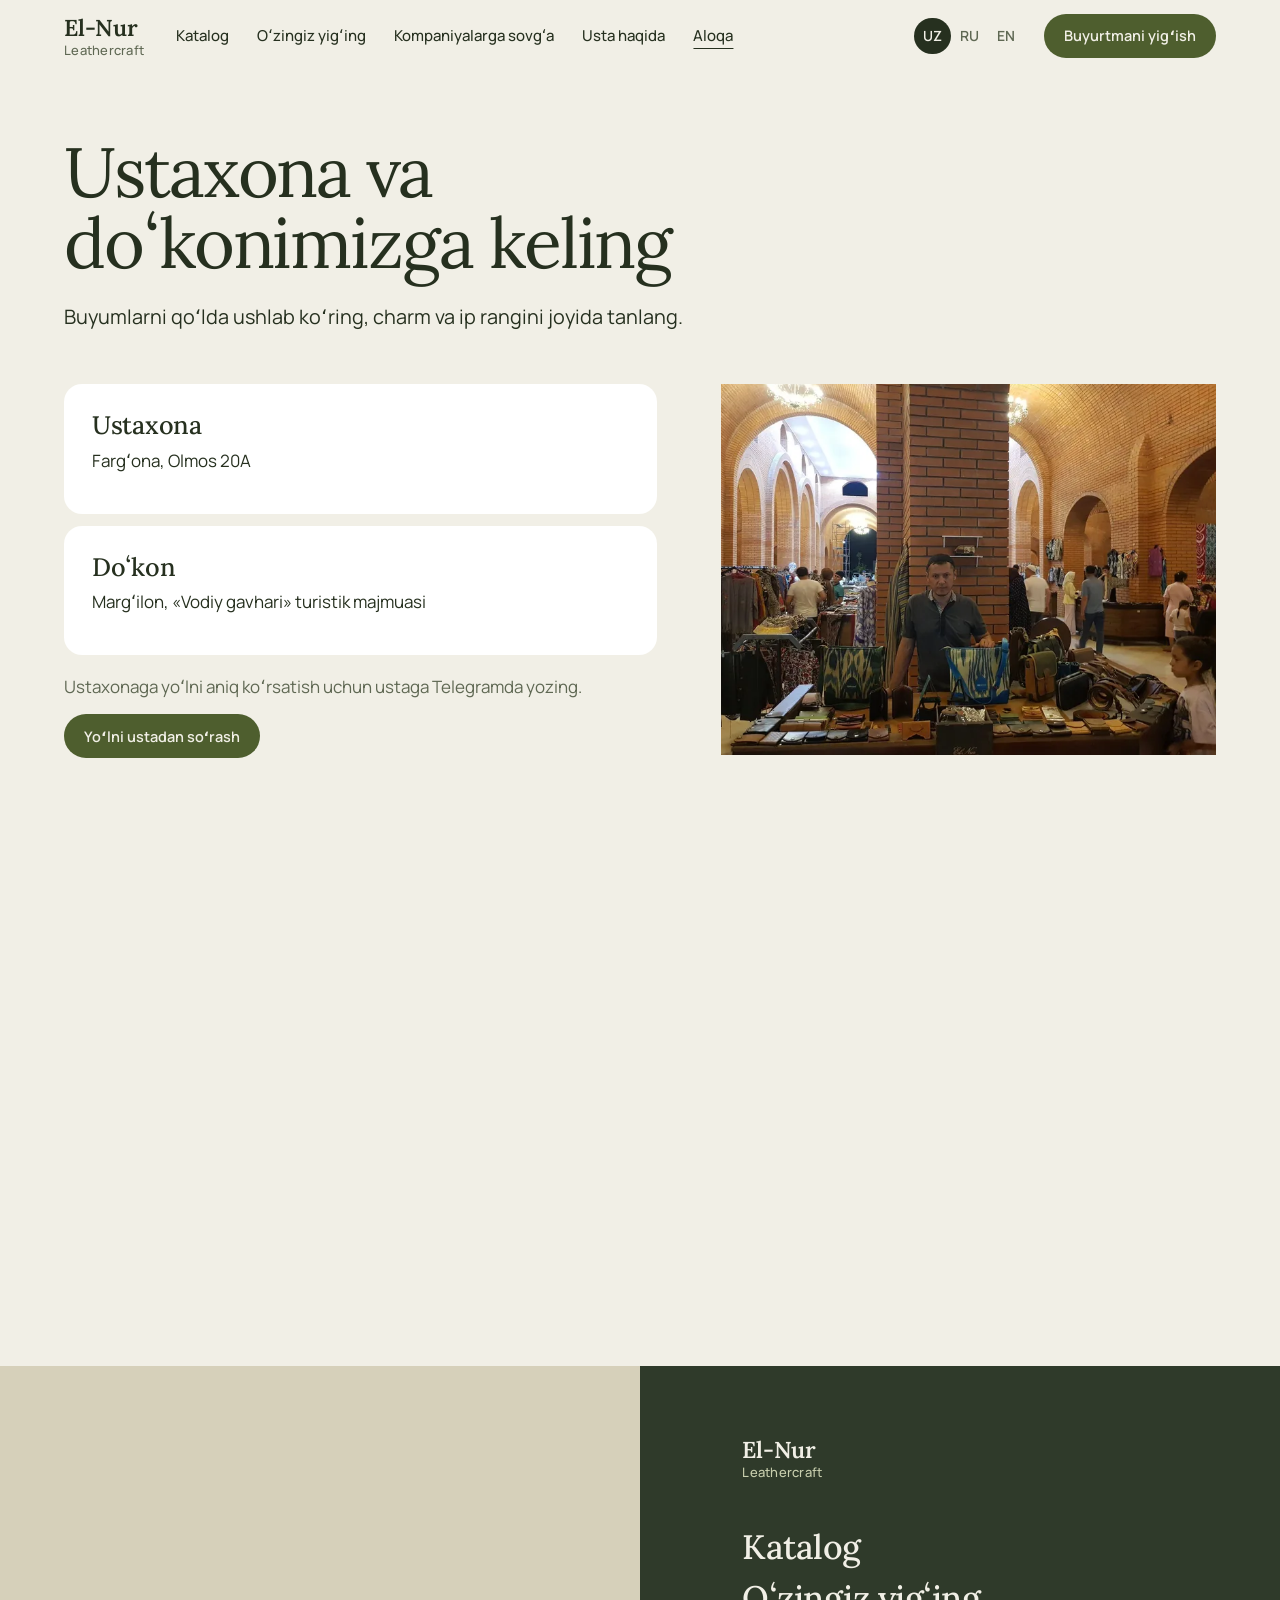
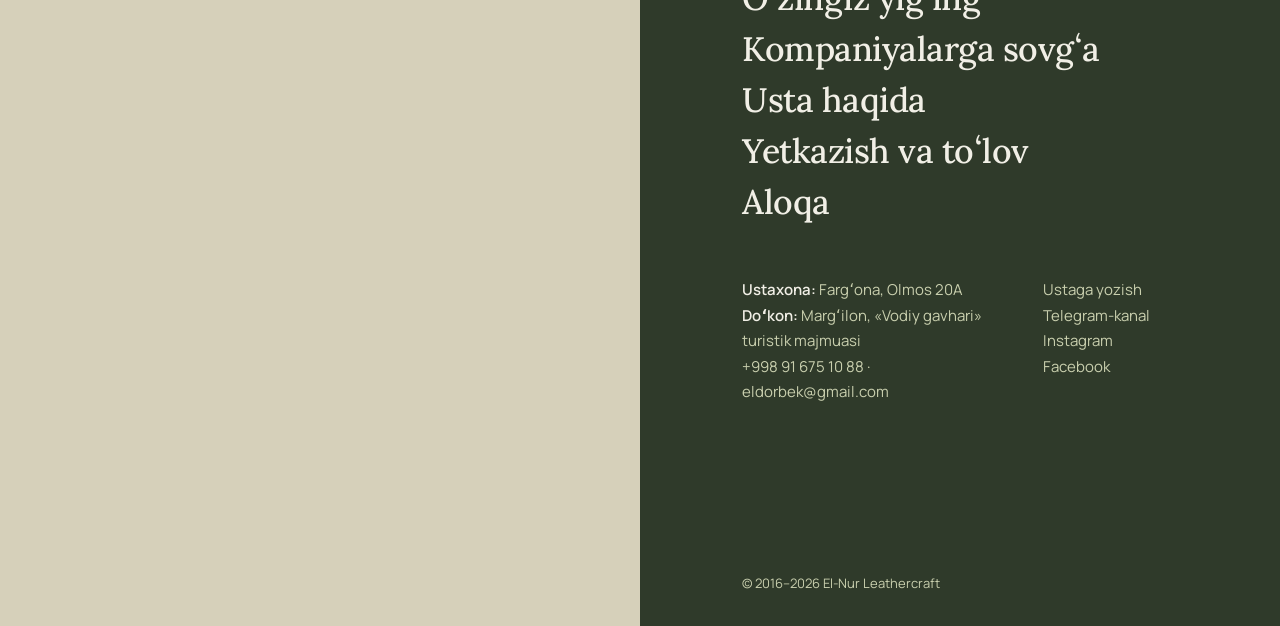
<file: aloqa.html>
<!doctype html>
<html lang="uz">
<head>
<meta charset="utf-8">
<meta name="viewport" content="width=device-width, initial-scale=1">
<title>Aloqa: ustaxona va doʻkon, Fargʻona va Margʻilon — El-Nur</title>
<meta name="description" content="Manzillar, telefon, Telegram va Instagram. Ustaxona — Fargʻona, Olmos 20A; doʻkon — Margʻilon, «Vodiy gavhari».">
<link rel="canonical" href="https://rakhmatmir.github.io/elnur-leather/aloqa.html">
<meta property="og:site_name" content="El-Nur Leathercraft"><meta property="og:type" content="website"><meta property="og:url" content="https://rakhmatmir.github.io/elnur-leather/aloqa.html">
<meta property="og:title" content="Aloqa: ustaxona va doʻkon, Fargʻona va Margʻilon — El-Nur"><meta property="og:description" content="Manzillar, telefon, Telegram va Instagram. Ustaxona — Fargʻona, Olmos 20A; doʻkon — Margʻilon, «Vodiy gavhari».">
<meta property="og:image" content="https://rakhmatmir.github.io/elnur-leather/img/og.jpg"><meta property="og:image:width" content="1200"><meta property="og:image:height" content="630">
<meta name="twitter:card" content="summary_large_image"><meta name="twitter:image" content="https://rakhmatmir.github.io/elnur-leather/img/og.jpg">
<meta name="theme-color" content="#F1EFE6">
<link rel="icon" type="image/svg+xml" href="img/favicon.svg"><link rel="icon" type="image/png" sizes="48x48" href="img/favicon-48.png">
<link rel="preconnect" href="https://fonts.googleapis.com"><link rel="preconnect" href="https://fonts.gstatic.com" crossorigin>
<link href="https://fonts.googleapis.com/css2?family=Lora:wght@400;500;600&family=Manrope:wght@400;500;600;700&display=swap" rel="stylesheet">
<link rel="stylesheet" href="css/style.css?v=2111a">
<script>document.documentElement.className+=" js";try{if(sessionStorage.getItem("pt")){document.documentElement.className+=" pt-in";sessionStorage.removeItem("pt")}}catch(e){}setTimeout(function(){if(!window.__mot)document.documentElement.classList.add("nomotion")},3000);</script>
<script>window.PAGE_META={"uz":["Aloqa: ustaxona va doʻkon, Fargʻona va Margʻilon — El-Nur","Manzillar, telefon, Telegram va Instagram. Ustaxona — Fargʻona, Olmos 20A; doʻkon — Margʻilon, «Vodiy gavhari»."],"ru":["Контакты: мастерская и магазин, Фергана и Маргилан — El-Nur","Адреса, телефон, Telegram и Instagram. Мастерская — Фергана, ул. Олмос, 20А; магазин — Маргилан, «Водий гавхари»."],"en":["Visit Us: Workshop and Shop in Fergana and Margilan — El-Nur","Addresses, phone, Telegram and Instagram. Workshop: Olmos 20A, Fergana; shop: Vodiy Gavhari, Margilan."]};</script>
<script type="application/ld+json">{"@context":"https://schema.org","@graph":[{"@type":"LocalBusiness","@id":"https://rakhmatmir.github.io/elnur-leather/#workshop","name":"El-Nur Leathercraft","url":"https://rakhmatmir.github.io/elnur-leather/","image":"https://rakhmatmir.github.io/elnur-leather/img/og.jpg","telephone":"+998916751088","address":{"@type":"PostalAddress","streetAddress":"Olmos 20A","addressLocality":"Fargʻona","addressCountry":"UZ"},"sameAs":["https://www.instagram.com/elnurleather/","https://www.facebook.com/elnurleather","https://t.me/elnurleather","https://t.me/eldor6ek"]},{"@type":"LocalBusiness","@id":"https://rakhmatmir.github.io/elnur-leather/#shop","name":"El-Nur Leathercraft","url":"https://rakhmatmir.github.io/elnur-leather/","image":"https://rakhmatmir.github.io/elnur-leather/img/og.jpg","telephone":"+998916751088","address":{"@type":"PostalAddress","streetAddress":"«Vodiy gavhari» turistik majmuasi","addressLocality":"Margʻilon","addressCountry":"UZ"},"sameAs":["https://www.instagram.com/elnurleather/","https://t.me/elnurleather"]}]}</script>
</head>
<body class="home inner page-aloqa" data-page="aloqa">
<a class="skip" href="#main" data-t="skip">Asosiy qismga oʻtish</a>
<header class="site"><div class="wrap bar"><a class="logo" href="index.html" aria-label="El-Nur Leathercraft"><b>El-Nur</b><span>Leathercraft</span></a><nav class="nav" aria-label="Menu"><a href="katalog.html" data-t="nav.catalog">Katalog</a><a href="konstruktor.html" data-t="nav.build">Oʻzingiz yigʻing</a><a href="sovgalar.html" data-t="nav.gifts">Kompaniyalarga sovgʻa</a><a href="usta.html" data-t="nav.about">Usta haqida</a><a href="aloqa.html" data-t="nav.contact" aria-current="page">Aloqa</a></nav><div class="end"><div class="lang" role="group" data-aria="lang.label" aria-label="Til"><button type="button" data-set="uz" aria-pressed="true">UZ</button><button type="button" data-set="ru" aria-pressed="false">RU</button><button type="button" data-set="en" aria-pressed="false">EN</button></div><a class="btn btn-primary btn-sm" href="konstruktor.html" data-t="cta.build">Buyurtmani yigʻish</a><button class="menu-btn" type="button" aria-expanded="false" aria-controls="drawer" data-aria="menu" aria-label="Menyu"><svg viewBox="0 0 24 24" width="20" height="20" fill="none" stroke="currentColor" stroke-width="1.7" stroke-linecap="round" aria-hidden="true"><path class="o" d="M4 8h16M4 16h16"/><path class="x" d="M6 6l12 12M18 6L6 18"/></svg><span class="t" data-t="menu">Menyu</span></button></div></div><div class="wrap drawer" id="drawer"><a href="katalog.html" data-t="nav.catalog">Katalog</a><a href="konstruktor.html" data-t="nav.build">Oʻzingiz yigʻing</a><a href="sovgalar.html" data-t="nav.gifts">Kompaniyalarga sovgʻa</a><a href="usta.html" data-t="nav.about">Usta haqida</a><a href="yetkazish.html" data-t="nav.delivery">Yetkazish va toʻlov</a><a href="aloqa.html" data-t="nav.contact" aria-current="page">Aloqa</a><div class="lang" role="group" data-aria="lang.label" aria-label="Til"><button type="button" data-set="uz" aria-pressed="true">UZ</button><button type="button" data-set="ru" aria-pressed="false">RU</button><button type="button" data-set="en" aria-pressed="false">EN</button></div><a class="btn btn-primary drawer-cta" href="konstruktor.html" data-t="cta.build">Buyurtmani yigʻish</a><p class="drawer-ct"><a data-link="tel" href="#" data-phone></a><a data-link="master" href="#" data-t="foot.write">Ustaga yozish</a></p></div></header>
<main id="main">
<section class="wrap page-head">
  <h1 class="rv" data-t="ct.h1">Ustaxona va doʻkonimizga keling</h1>
  <p class="lead rv" data-t="ct.lead">Buyumlarni qoʻlda ushlab koʻring, charm va ip rangini joyida tanlang.</p>
</section>

<section class="wrap ct-grid">
  <div class="ct-places">
    <div class="place rv">
      <h2 class="h3" data-t="ct.ws">Ustaxona</h2>
      <p data-t="ct.wsv">Fargʻona, Olmos 20A</p>
      <div class="place-btns"><a class="btn btn-line btn-sm" data-link="route-ws" href="#" hidden data-t="ct.route">Yoʻlni koʻrsatish</a></div>
      <div class="map" data-map="ws" hidden><iframe title="" loading="lazy" referrerpolicy="no-referrer-when-downgrade"></iframe></div>
    </div>
    <div class="place rv">
      <h2 class="h3" data-t="ct.sh">Doʻkon</h2>
      <p data-t="ct.shv">Margʻilon, «Vodiy gavhari» turistik majmuasi</p>
      <div class="place-btns"><a class="btn btn-line btn-sm" data-link="route-sh" href="#" hidden data-t="ct.route">Yoʻlni koʻrsatish</a></div>
      <div class="map" data-map="sh" hidden><iframe title="" loading="lazy" referrerpolicy="no-referrer-when-downgrade"></iframe></div>
    </div>
    <div class="place place-ask rv" data-noroute>
      <p data-t="route.note">Ustaxonaga yoʻlni aniq koʻrsatish uchun ustaga Telegramda yozing.</p>
      <a class="btn btn-primary btn-sm" data-link="master" href="#" data-t="route.ask">Yoʻlni ustadan soʻrash</a>
    </div>
  </div>
  <div class="ct-side">
    <figure class="ct-pic"><span class="cur" data-par><picture><source type="image/webp" srcset="img/shop-800.webp 800w, img/shop-1600.webp 1600w" sizes="(max-width: 768px) 100vw, 50vw"><img src="img/shop.jpg" width="1600" height="1200" data-alt="alt.shop" alt="El-Nur doʻkoni, Margʻilon"></picture></span></figure>
  </div>
</section>

<section class="wrap ct-links-sec" aria-labelledby="ctl">
  <h2 id="ctl" class="rv" data-t="ct.linksh">Bogʻlanish</h2>
  <ul class="cgrid">
    <li class="rv"><div><b data-t="ct.phone">Telefon</b><span data-phone></span></div><a class="btn btn-line btn-sm" data-link="tel" href="#" data-t="ct.callbtn">Qoʻngʻiroq qilish</a></li>
    <li class="rv"><div><b data-t="ct.tgm">Telegram — usta</b><span>@eldor6ek</span></div><a class="btn btn-primary btn-sm" data-link="master" href="#" data-t="ct.tgbtn">Ustaga yozish</a></li>
    <li class="rv"><div><b data-t="ct.tgc">Telegram-kanal</b><span>t.me/elnurleather</span></div><a class="btn btn-line btn-sm" data-link="channel" href="#" data-t="ct.open">Ochish</a></li>
    <li class="rv"><div><b>Instagram</b><span>@elnurleather</span></div><a class="btn btn-line btn-sm" data-link="ig" href="#" data-t="ct.igbtn">Ishlarni koʻrish</a></li>
    <li class="rv"><div><b>Facebook</b><span>/elnurleather</span></div><a class="btn btn-line btn-sm" data-link="fb" href="#" data-t="ct.open">Ochish</a></li>
    <li class="rv"><div><b data-t="ct.mail">Pochta</b><span data-email></span></div><a class="btn btn-line btn-sm" data-link="mail" href="#" data-t="ct.mailbtn">Xat yozish</a></li>
  </ul>
</section>
</main>

<footer class="h-foot">
  <div class="hf-photo"><span class="cur" data-par><picture><source type="image/webp" srcset="img/belt-800.webp 800w, img/belt-1280.webp 1280w" sizes="100vw"><img src="img/belt.jpg" width="1280" height="960" alt="" loading="lazy"></picture></span></div>
  <div class="hf-body">
    <a class="logo" href="index.html" aria-label="El-Nur Leathercraft"><b>El-Nur</b><span>Leathercraft</span></a>
    <nav class="hf-menu" aria-label="Footer"><a href="katalog.html" data-t="nav.catalog">Katalog</a><a href="konstruktor.html" data-t="nav.build">Oʻzingiz yigʻing</a><a href="sovgalar.html" data-t="nav.gifts">Kompaniyalarga sovgʻa</a><a href="usta.html" data-t="nav.about">Usta haqida</a><a href="yetkazish.html" data-t="nav.delivery">Yetkazish va toʻlov</a><a href="aloqa.html" data-t="nav.contact">Aloqa</a></nav>
    <div class="hf-info">
      <div><b data-t="foot.workshop">Ustaxona:</b> <span data-t="foot.workshopv">Fargʻona, Olmos 20A</span><br><b data-t="foot.shop">Doʻkon:</b> <span data-t="foot.shopv">Margʻilon, «Vodiy gavhari» turistik majmuasi</span><br><a data-link="tel" href="#" data-phone></a> · <a data-link="mail" href="#" data-email></a></div>
      <div><a data-link="master" href="#" data-t="foot.write">Ustaga yozish</a><br><a data-link="channel" href="#" data-t="foot.channel">Telegram-kanal</a><br><a data-link="ig" href="#">Instagram</a><br><a data-link="fb" href="#">Facebook</a></div>
    </div>
    <p class="hf-legal" data-t="foot.copy">© 2016–2026 El-Nur Leathercraft</p>
  </div>
</footer>
<div class="fab"><a class="tg" data-link="master" href="#" data-aria="fab.tg" aria-label="Ustaga Telegramda yozish"><svg viewBox="0 0 24 24" fill="none" stroke="currentColor" stroke-width="1.7" stroke-linejoin="round" aria-hidden="true"><path d="M21 4L3 11.2l6.3 2.3L18 7.5l-6.6 7.2 7.1 5.3L21 4z"/></svg></a></div>
<div class="pt" aria-hidden="true"></div>
<script src="js/i18n.js?v=2111a" defer></script>
<script src="js/config.js?v=2111a" defer></script>
<script src="js/products.js?v=2111a" defer></script>
<script src="js/main.js?v=2111a" defer></script>
<script src="js/motion.js?v=2111a" defer></script>
</body>
</html>
</file>
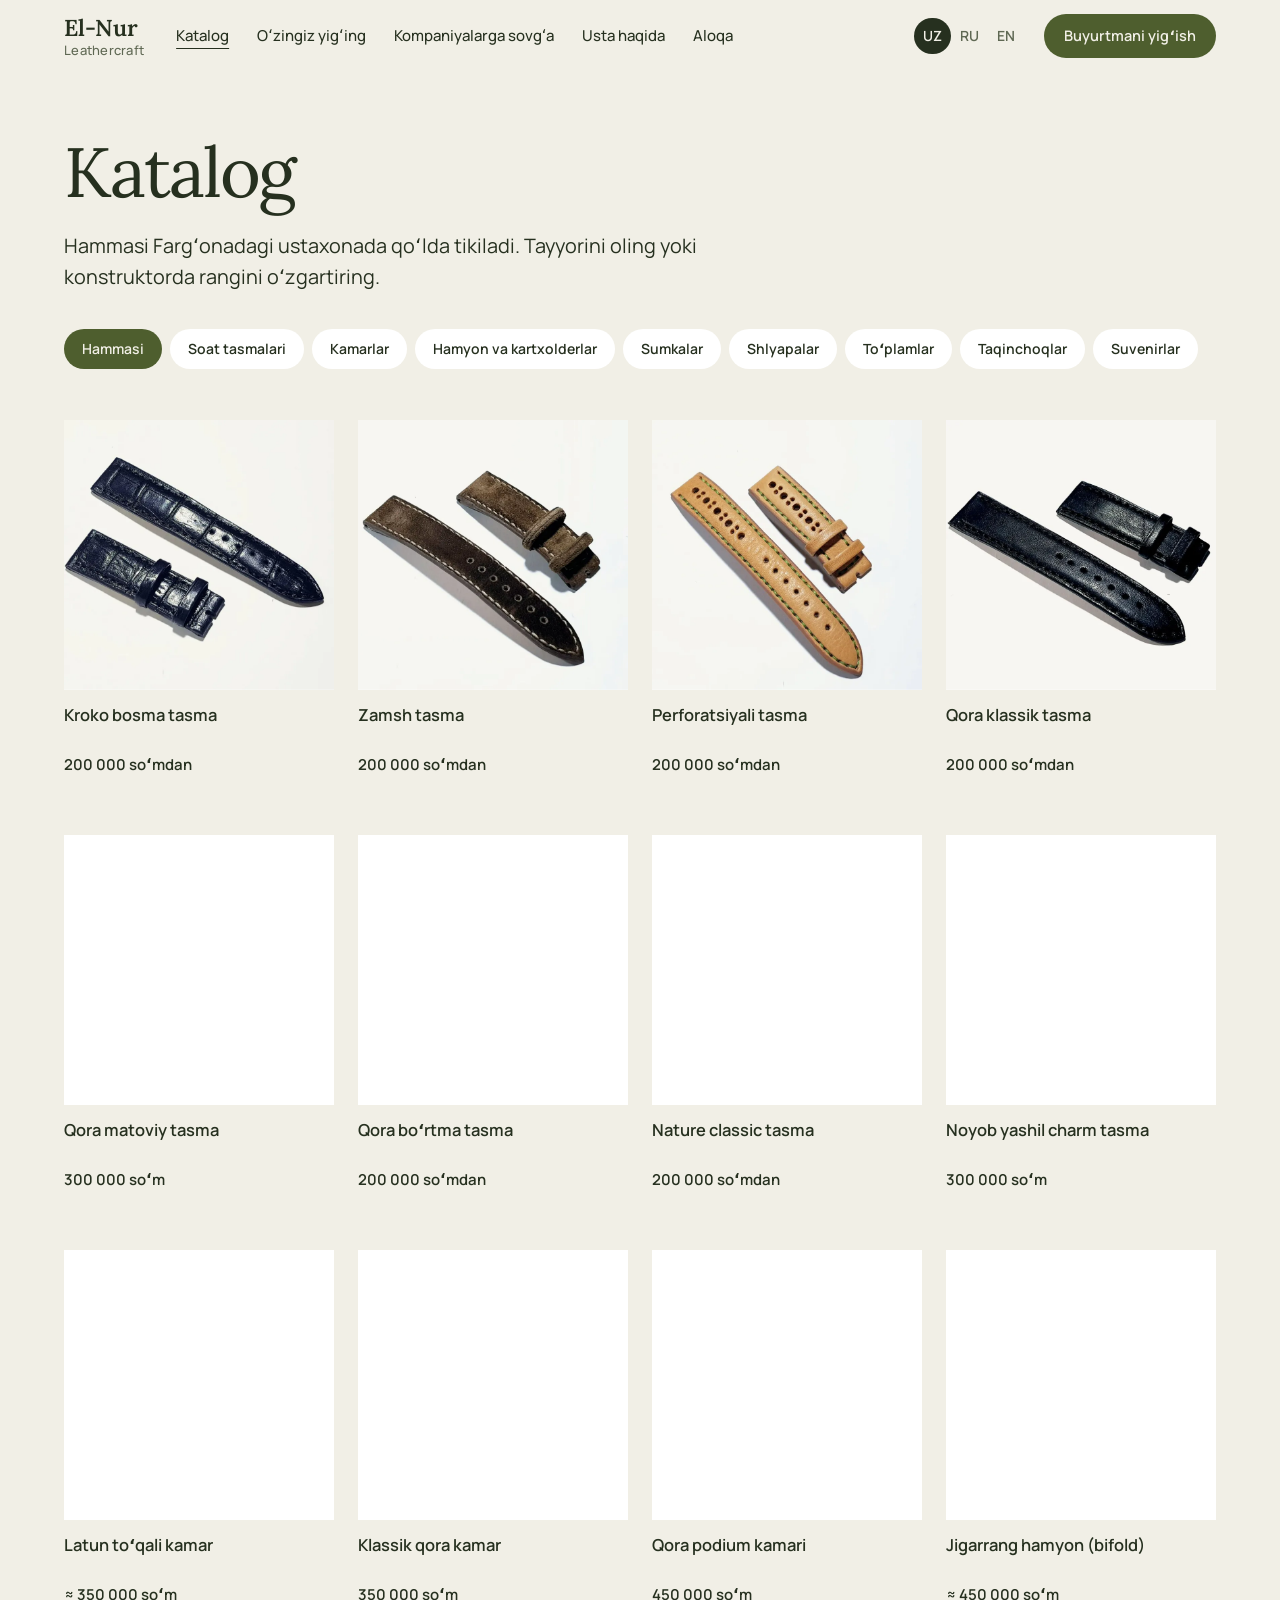
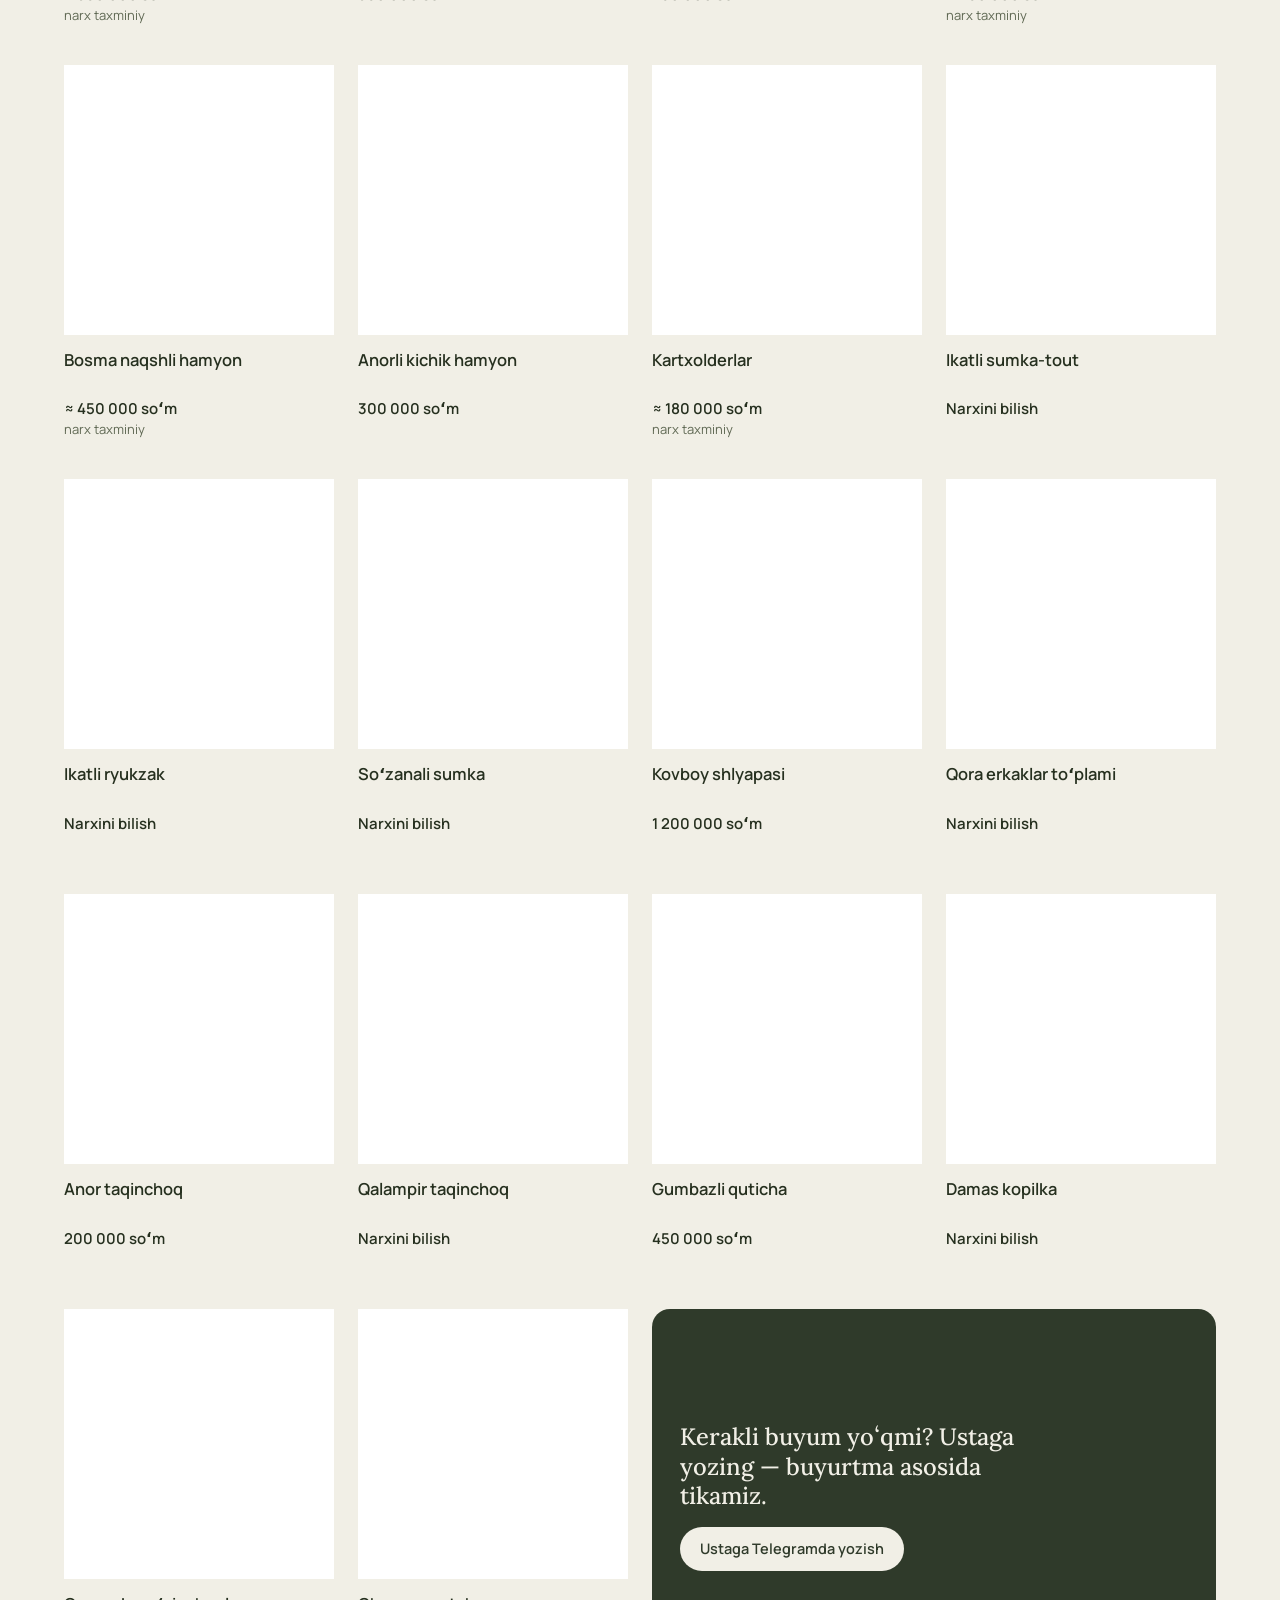
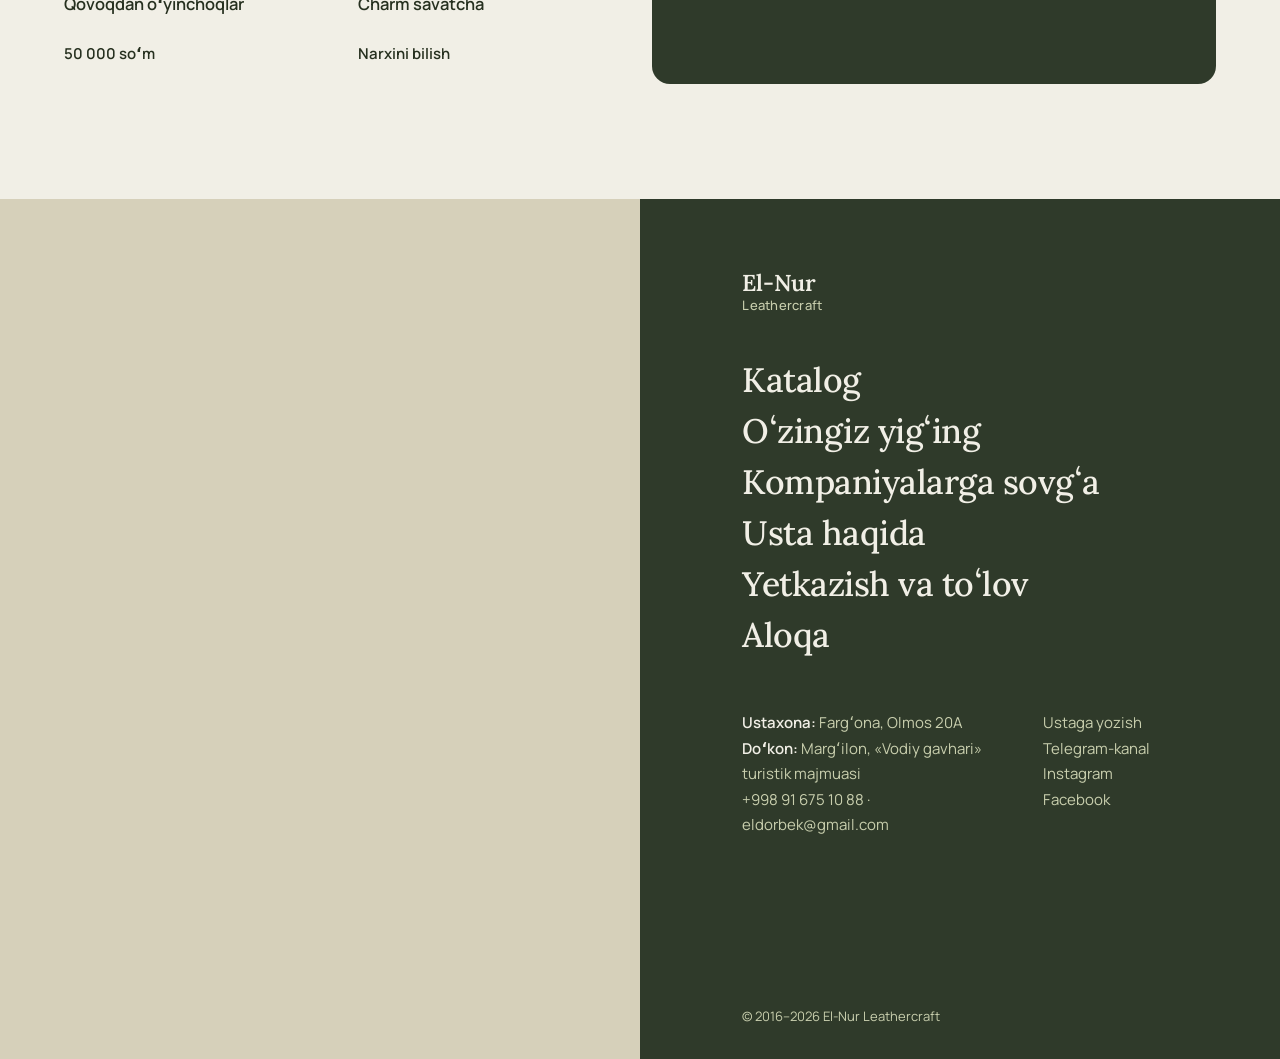
<file: katalog.html>
<!doctype html>
<html lang="uz">
<head>
<meta charset="utf-8">
<meta name="viewport" content="width=device-width, initial-scale=1">
<title>Katalog: charm kamar, tasma, hamyon, sumka — El-Nur</title>
<meta name="description" content="Fargʻonadagi ustaxonada qoʻlda tikilgan charm buyumlar: soat tasmalari, kamar, hamyon, sumka, shlyapa.">
<link rel="canonical" href="https://rakhmatmir.github.io/elnur-leather/katalog.html">
<meta property="og:site_name" content="El-Nur Leathercraft"><meta property="og:type" content="website"><meta property="og:url" content="https://rakhmatmir.github.io/elnur-leather/katalog.html">
<meta property="og:title" content="Katalog: charm kamar, tasma, hamyon, sumka — El-Nur"><meta property="og:description" content="Fargʻonadagi ustaxonada qoʻlda tikilgan charm buyumlar: soat tasmalari, kamar, hamyon, sumka, shlyapa.">
<meta property="og:image" content="https://rakhmatmir.github.io/elnur-leather/img/og.jpg"><meta property="og:image:width" content="1200"><meta property="og:image:height" content="630">
<meta name="twitter:card" content="summary_large_image"><meta name="twitter:image" content="https://rakhmatmir.github.io/elnur-leather/img/og.jpg">
<meta name="theme-color" content="#F1EFE6">
<link rel="icon" type="image/svg+xml" href="img/favicon.svg"><link rel="icon" type="image/png" sizes="48x48" href="img/favicon-48.png">
<link rel="preconnect" href="https://fonts.googleapis.com"><link rel="preconnect" href="https://fonts.gstatic.com" crossorigin>
<link href="https://fonts.googleapis.com/css2?family=Lora:wght@400;500;600&family=Manrope:wght@400;500;600;700&display=swap" rel="stylesheet">
<link rel="stylesheet" href="css/style.css?v=2111a">
<script>document.documentElement.className+=" js";try{if(sessionStorage.getItem("pt")){document.documentElement.className+=" pt-in";sessionStorage.removeItem("pt")}}catch(e){}setTimeout(function(){if(!window.__mot)document.documentElement.classList.add("nomotion")},3000);</script>
<script>window.PAGE_META={"uz":["Katalog: charm kamar, tasma, hamyon, sumka — El-Nur","Fargʻonadagi ustaxonada qoʻlda tikilgan charm buyumlar: soat tasmalari, kamar, hamyon, sumka, shlyapa."],"ru":["Каталог: кожаные ремни, ремешки, кошельки, сумки — El-Nur","Кожаные изделия ручной работы из мастерской в Фергане: ремешки для часов, ремни, кошельки, сумки, шляпы."],"en":["Shop: Leather Belts, Straps, Wallets, Bags — El-Nur","Handmade leather goods from a workshop in Fergana: watch straps, belts, wallets, bags and hats."]};</script>
</head>
<body class="home inner page-katalog" data-page="katalog">
<a class="skip" href="#main" data-t="skip">Asosiy qismga oʻtish</a>
<header class="site"><div class="wrap bar"><a class="logo" href="index.html" aria-label="El-Nur Leathercraft"><b>El-Nur</b><span>Leathercraft</span></a><nav class="nav" aria-label="Menu"><a href="katalog.html" data-t="nav.catalog" aria-current="page">Katalog</a><a href="konstruktor.html" data-t="nav.build">Oʻzingiz yigʻing</a><a href="sovgalar.html" data-t="nav.gifts">Kompaniyalarga sovgʻa</a><a href="usta.html" data-t="nav.about">Usta haqida</a><a href="aloqa.html" data-t="nav.contact">Aloqa</a></nav><div class="end"><div class="lang" role="group" data-aria="lang.label" aria-label="Til"><button type="button" data-set="uz" aria-pressed="true">UZ</button><button type="button" data-set="ru" aria-pressed="false">RU</button><button type="button" data-set="en" aria-pressed="false">EN</button></div><a class="btn btn-primary btn-sm" href="konstruktor.html" data-t="cta.build">Buyurtmani yigʻish</a><button class="menu-btn" type="button" aria-expanded="false" aria-controls="drawer" data-aria="menu" aria-label="Menyu"><svg viewBox="0 0 24 24" width="20" height="20" fill="none" stroke="currentColor" stroke-width="1.7" stroke-linecap="round" aria-hidden="true"><path class="o" d="M4 8h16M4 16h16"/><path class="x" d="M6 6l12 12M18 6L6 18"/></svg><span class="t" data-t="menu">Menyu</span></button></div></div><div class="wrap drawer" id="drawer"><a href="katalog.html" data-t="nav.catalog" aria-current="page">Katalog</a><a href="konstruktor.html" data-t="nav.build">Oʻzingiz yigʻing</a><a href="sovgalar.html" data-t="nav.gifts">Kompaniyalarga sovgʻa</a><a href="usta.html" data-t="nav.about">Usta haqida</a><a href="yetkazish.html" data-t="nav.delivery">Yetkazish va toʻlov</a><a href="aloqa.html" data-t="nav.contact">Aloqa</a><div class="lang" role="group" data-aria="lang.label" aria-label="Til"><button type="button" data-set="uz" aria-pressed="true">UZ</button><button type="button" data-set="ru" aria-pressed="false">RU</button><button type="button" data-set="en" aria-pressed="false">EN</button></div><a class="btn btn-primary drawer-cta" href="konstruktor.html" data-t="cta.build">Buyurtmani yigʻish</a><p class="drawer-ct"><a data-link="tel" href="#" data-phone></a><a data-link="master" href="#" data-t="foot.write">Ustaga yozish</a></p></div></header>
<main id="main">
<section class="wrap page-head">
  <h1 class="rv" data-t="cat.h1">Katalog</h1>
  <p class="lead rv" data-t="cat.lead">Hammasi Fargʻonadagi ustaxonada qoʻlda tikiladi. Tayyorini oling yoki konstruktorda rangini oʻzgartiring.</p>
  <div class="filters rv" id="filters" role="group" data-aria="cat.filter" aria-label="Boʻlimlar"></div>
</section>
<section class="wrap">
  <ul class="cat" id="grid"></ul>
  <noscript><p data-t="noscript">Katalogni koʻrish uchun JavaScript kerak. Ustaga Telegramda yozing.</p></noscript>
</section>
</main>

<footer class="h-foot">
  <div class="hf-photo"><span class="cur" data-par><picture><source type="image/webp" srcset="img/shop-800.webp 800w, img/shop-1600.webp 1600w" sizes="100vw"><img src="img/shop.jpg" width="1600" height="1200" alt="" loading="lazy"></picture></span></div>
  <div class="hf-body">
    <a class="logo" href="index.html" aria-label="El-Nur Leathercraft"><b>El-Nur</b><span>Leathercraft</span></a>
    <nav class="hf-menu" aria-label="Footer"><a href="katalog.html" data-t="nav.catalog">Katalog</a><a href="konstruktor.html" data-t="nav.build">Oʻzingiz yigʻing</a><a href="sovgalar.html" data-t="nav.gifts">Kompaniyalarga sovgʻa</a><a href="usta.html" data-t="nav.about">Usta haqida</a><a href="yetkazish.html" data-t="nav.delivery">Yetkazish va toʻlov</a><a href="aloqa.html" data-t="nav.contact">Aloqa</a></nav>
    <div class="hf-info">
      <div><b data-t="foot.workshop">Ustaxona:</b> <span data-t="foot.workshopv">Fargʻona, Olmos 20A</span><br><b data-t="foot.shop">Doʻkon:</b> <span data-t="foot.shopv">Margʻilon, «Vodiy gavhari» turistik majmuasi</span><br><a data-link="tel" href="#" data-phone></a> · <a data-link="mail" href="#" data-email></a></div>
      <div><a data-link="master" href="#" data-t="foot.write">Ustaga yozish</a><br><a data-link="channel" href="#" data-t="foot.channel">Telegram-kanal</a><br><a data-link="ig" href="#">Instagram</a><br><a data-link="fb" href="#">Facebook</a></div>
    </div>
    <p class="hf-legal" data-t="foot.copy">© 2016–2026 El-Nur Leathercraft</p>
  </div>
</footer>
<div class="fab"><a class="tg" data-link="master" href="#" data-aria="fab.tg" aria-label="Ustaga Telegramda yozish"><svg viewBox="0 0 24 24" fill="none" stroke="currentColor" stroke-width="1.7" stroke-linejoin="round" aria-hidden="true"><path d="M21 4L3 11.2l6.3 2.3L18 7.5l-6.6 7.2 7.1 5.3L21 4z"/></svg></a></div>
<div class="pt" aria-hidden="true"></div>
<script src="js/i18n.js?v=2111a" defer></script>
<script src="js/config.js?v=2111a" defer></script>
<script src="js/products.js?v=2111a" defer></script>
<script src="js/main.js?v=2111a" defer></script>
<script src="js/catalog.js?v=2111a" defer></script>
<script src="js/motion.js?v=2111a" defer></script>
</body>
</html>
</file>
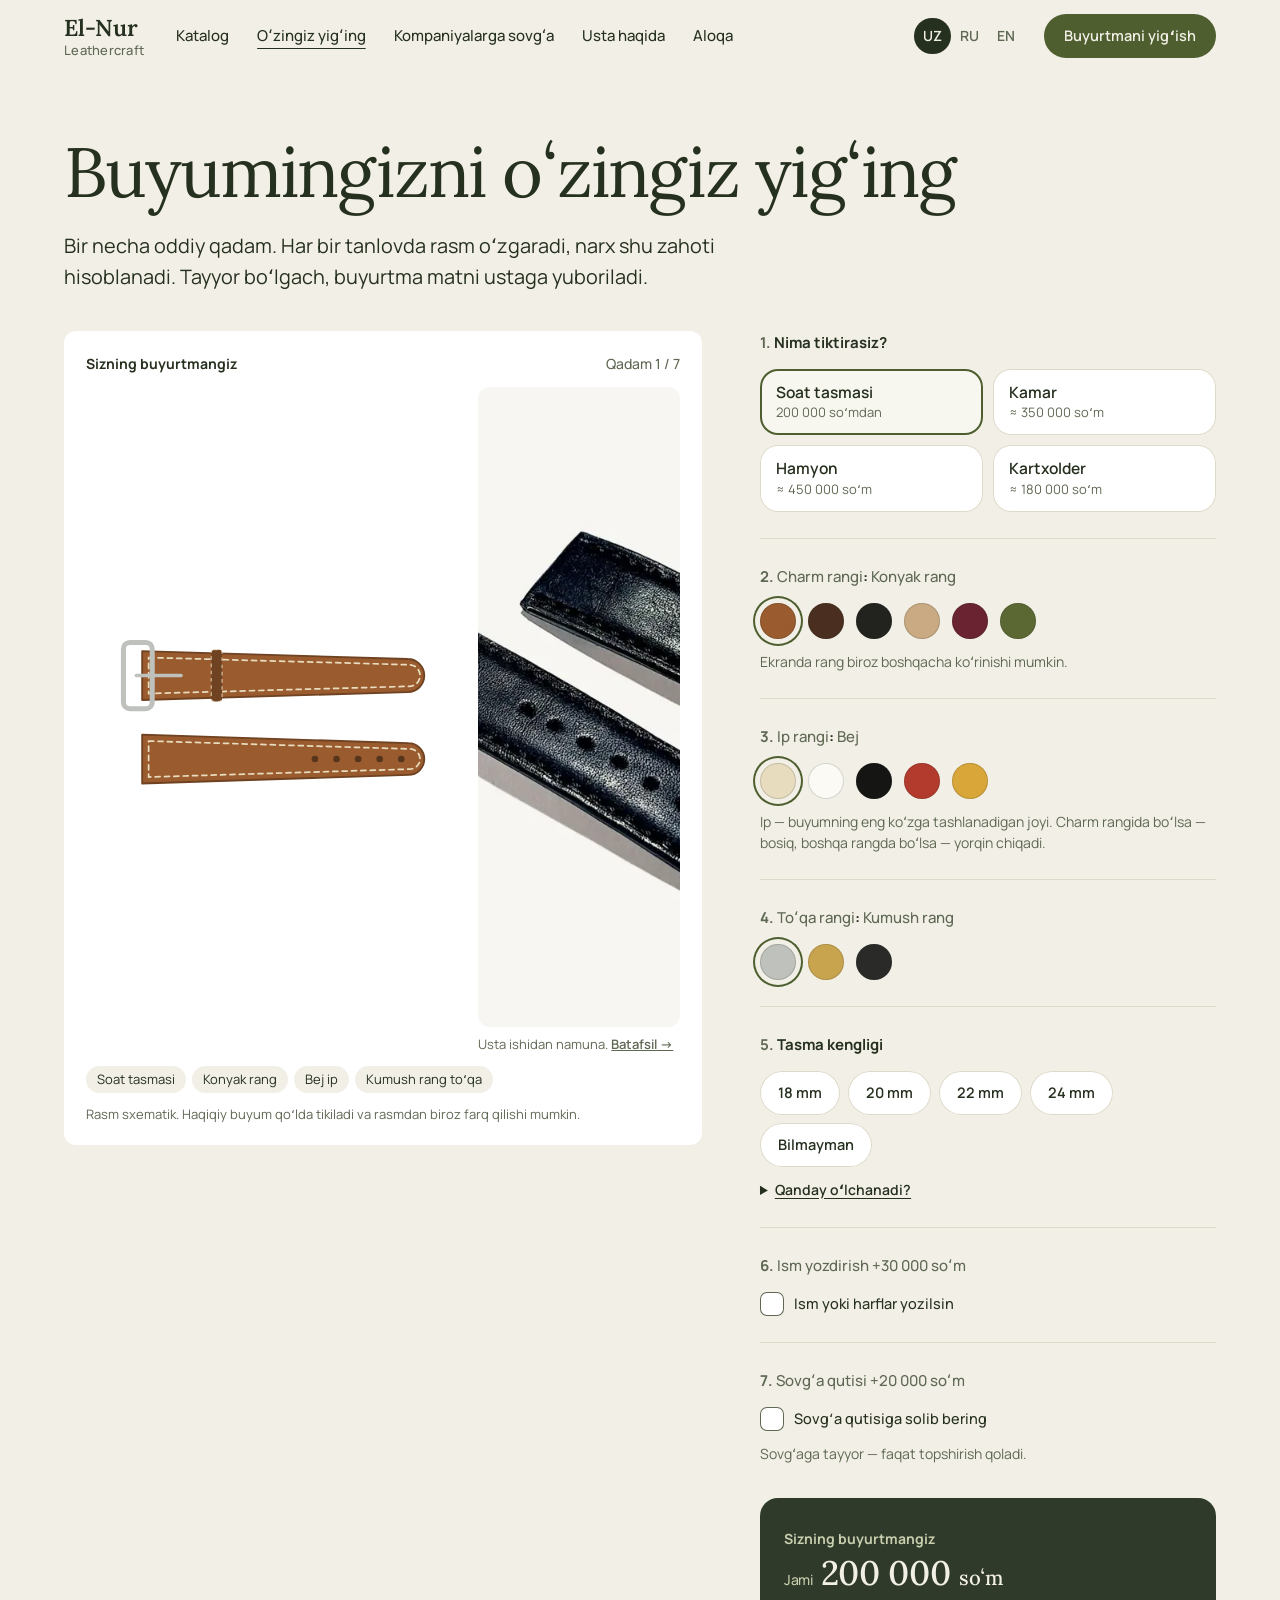
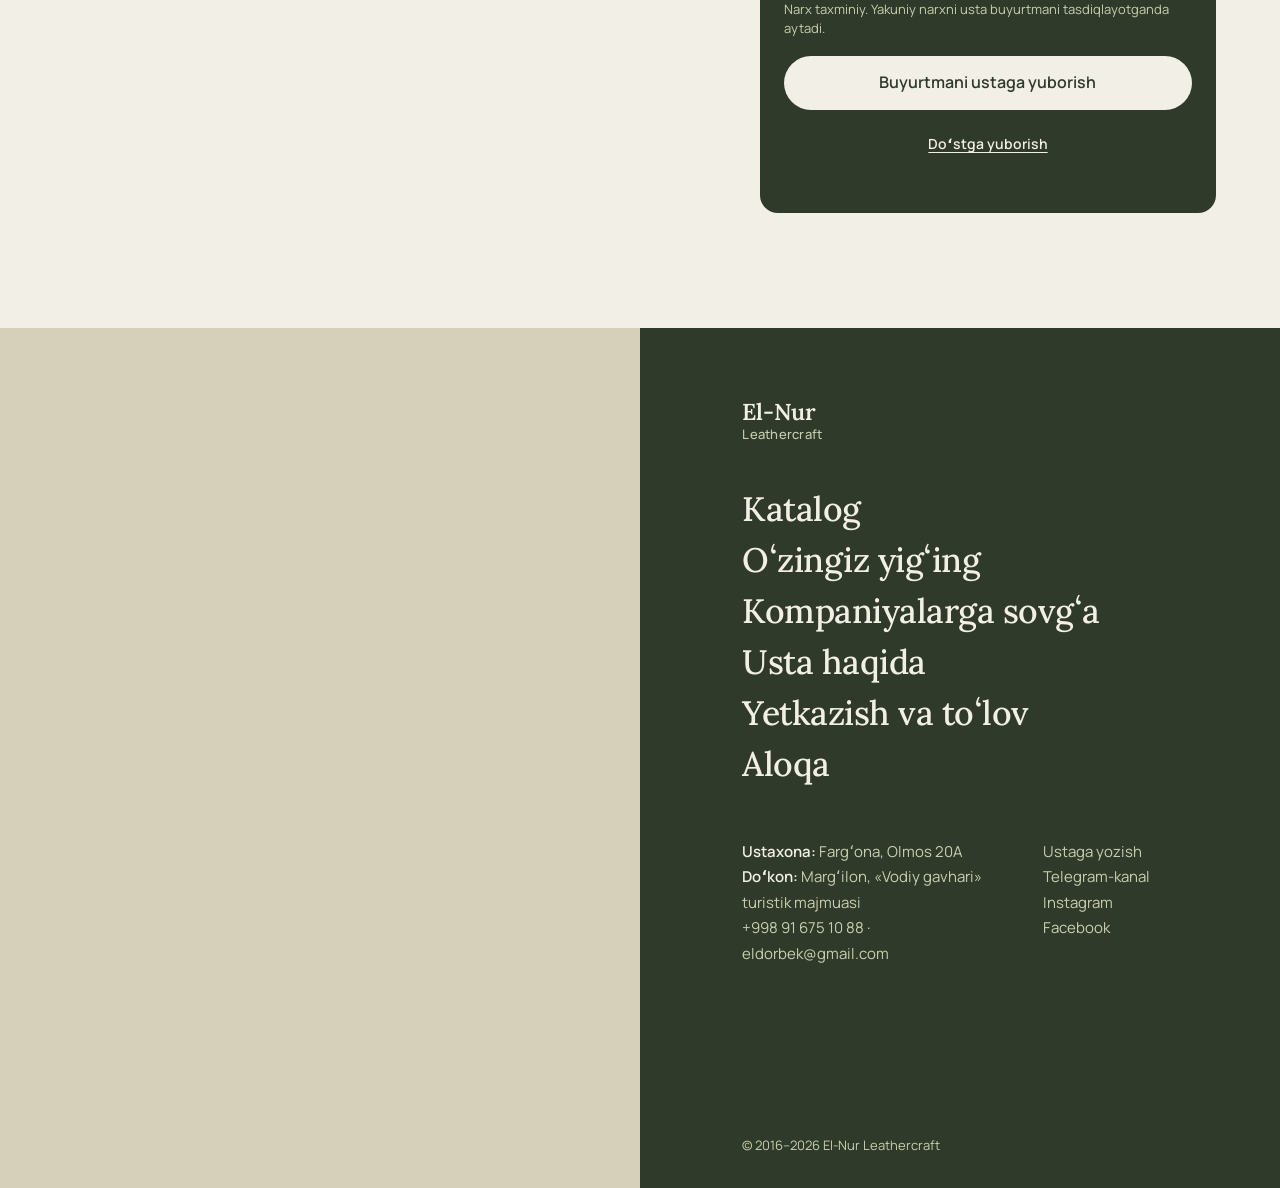
<file: konstruktor.html>
<!doctype html>
<html lang="uz">
<head>
<meta charset="utf-8">
<meta name="viewport" content="width=device-width, initial-scale=1">
<title>Charm buyumni oʻzingiz yigʻing, narx darhol — El-Nur</title>
<meta name="description" content="Kamar, soat tasmasi, hamyon yoki kartxolder: charm va ip rangi, toʻqa, oʻlcham, ism. Narxni shu zahoti koʻring.">
<link rel="canonical" href="https://rakhmatmir.github.io/elnur-leather/konstruktor.html">
<meta property="og:site_name" content="El-Nur Leathercraft"><meta property="og:type" content="website"><meta property="og:url" content="https://rakhmatmir.github.io/elnur-leather/konstruktor.html">
<meta property="og:title" content="Charm buyumni oʻzingiz yigʻing, narx darhol — El-Nur"><meta property="og:description" content="Kamar, soat tasmasi, hamyon yoki kartxolder: charm va ip rangi, toʻqa, oʻlcham, ism. Narxni shu zahoti koʻring.">
<meta property="og:image" content="https://rakhmatmir.github.io/elnur-leather/img/og.jpg"><meta property="og:image:width" content="1200"><meta property="og:image:height" content="630">
<meta name="twitter:card" content="summary_large_image"><meta name="twitter:image" content="https://rakhmatmir.github.io/elnur-leather/img/og.jpg">
<meta name="theme-color" content="#F1EFE6">
<link rel="icon" type="image/svg+xml" href="img/favicon.svg"><link rel="icon" type="image/png" sizes="48x48" href="img/favicon-48.png">
<link rel="preconnect" href="https://fonts.googleapis.com"><link rel="preconnect" href="https://fonts.gstatic.com" crossorigin>
<link href="https://fonts.googleapis.com/css2?family=Lora:wght@400;500;600&family=Manrope:wght@400;500;600;700&display=swap" rel="stylesheet">
<link rel="stylesheet" href="css/style.css?v=2111a">
<script>document.documentElement.className+=" js";try{if(sessionStorage.getItem("pt")){document.documentElement.className+=" pt-in";sessionStorage.removeItem("pt")}}catch(e){}setTimeout(function(){if(!window.__mot)document.documentElement.classList.add("nomotion")},3000);</script>
<script>window.PAGE_META={"uz":["Charm buyumni oʻzingiz yigʻing, narx darhol — El-Nur","Kamar, soat tasmasi, hamyon yoki kartxolder: charm va ip rangi, toʻqa, oʻlcham, ism. Narxni shu zahoti koʻring."],"ru":["Конструктор кожаных изделий с ценой — El-Nur","Соберите ремень, ремешок, кошелёк или картхолдер: цвет кожи и нитки, фурнитура, размер, гравировка. Цена видна сразу."],"en":["Design Your Own Leather Piece — El-Nur Leathercraft","Build a belt, watch strap, wallet or card holder: leather, thread, buckle, size and engraving. See the price instantly."]};</script>
</head>
<body class="home inner page-konstruktor has-bar" data-page="konstruktor">
<a class="skip" href="#main" data-t="skip">Asosiy qismga oʻtish</a>
<header class="site"><div class="wrap bar"><a class="logo" href="index.html" aria-label="El-Nur Leathercraft"><b>El-Nur</b><span>Leathercraft</span></a><nav class="nav" aria-label="Menu"><a href="katalog.html" data-t="nav.catalog">Katalog</a><a href="konstruktor.html" data-t="nav.build" aria-current="page">Oʻzingiz yigʻing</a><a href="sovgalar.html" data-t="nav.gifts">Kompaniyalarga sovgʻa</a><a href="usta.html" data-t="nav.about">Usta haqida</a><a href="aloqa.html" data-t="nav.contact">Aloqa</a></nav><div class="end"><div class="lang" role="group" data-aria="lang.label" aria-label="Til"><button type="button" data-set="uz" aria-pressed="true">UZ</button><button type="button" data-set="ru" aria-pressed="false">RU</button><button type="button" data-set="en" aria-pressed="false">EN</button></div><a class="btn btn-primary btn-sm" href="konstruktor.html" data-t="cta.build">Buyurtmani yigʻish</a><button class="menu-btn" type="button" aria-expanded="false" aria-controls="drawer" data-aria="menu" aria-label="Menyu"><svg viewBox="0 0 24 24" width="20" height="20" fill="none" stroke="currentColor" stroke-width="1.7" stroke-linecap="round" aria-hidden="true"><path class="o" d="M4 8h16M4 16h16"/><path class="x" d="M6 6l12 12M18 6L6 18"/></svg><span class="t" data-t="menu">Menyu</span></button></div></div><div class="wrap drawer" id="drawer"><a href="katalog.html" data-t="nav.catalog">Katalog</a><a href="konstruktor.html" data-t="nav.build" aria-current="page">Oʻzingiz yigʻing</a><a href="sovgalar.html" data-t="nav.gifts">Kompaniyalarga sovgʻa</a><a href="usta.html" data-t="nav.about">Usta haqida</a><a href="yetkazish.html" data-t="nav.delivery">Yetkazish va toʻlov</a><a href="aloqa.html" data-t="nav.contact">Aloqa</a><div class="lang" role="group" data-aria="lang.label" aria-label="Til"><button type="button" data-set="uz" aria-pressed="true">UZ</button><button type="button" data-set="ru" aria-pressed="false">RU</button><button type="button" data-set="en" aria-pressed="false">EN</button></div><a class="btn btn-primary drawer-cta" href="konstruktor.html" data-t="cta.build">Buyurtmani yigʻish</a><p class="drawer-ct"><a data-link="tel" href="#" data-phone></a><a data-link="master" href="#" data-t="foot.write">Ustaga yozish</a></p></div></header>
<main id="main">
<div class="wrap kb-head">
  <h1 class="rv" data-t="kb.h1">Buyumingizni oʻzingiz yigʻing</h1>
  <p class="lead rv" data-t="kb.lead">Bir necha oddiy qadam. Har bir tanlovda rasm oʻzgaradi, narx shu zahoti hisoblanadi. Tayyor boʻlgach, buyurtma matni ustaga yuboriladi.</p>
</div>

<div class="wrap kb" id="kb">
  <div class="kb-stage">
    <div class="stage">
      <div class="stage-top"><b data-t="kb.your">Sizning buyurtmangiz</b><span id="kStepTxt"></span></div>
      <div class="stage-body">
        <svg id="kArt" class="art" viewBox="0 0 520 320" role="img" aria-label=""></svg>
        <figure class="kb-live" id="kLive"><picture><source type="image/webp" sizes="260px"><img id="kLiveImg" width="640" height="640" alt="" loading="lazy"></picture><figcaption><span data-t="kb.live">Usta ishidan namuna.</span> <a id="kLiveLink" href="katalog.html" data-t="kb.liveopen">Batafsil →</a></figcaption></figure>
      </div>
      <div><div class="chips" id="kChips"></div><p class="disclaimer" data-t="kb.cap">Rasm sxematik. Haqiqiy buyum qoʻlda tikiladi va rasmdan biroz farq qilishi mumkin.</p></div>
    </div>
  </div>

  <div class="kb-steps">
    <section class="step" id="stItem">
      <p class="ctl-label" data-t="kb.s1">Nima tiktirasiz?</p>
      <div class="items" id="kItems"></div>
      <div class="stepnav"><button class="btn btn-line btn-sm" type="button" data-go="next" data-t="kb.next">Keyingisi</button></div>
    </section>

    <section class="step" id="stLeather">
      <p class="ctl-label"><span data-t="kb.s2">Charm rangi</span>: <span id="kLeatherName"></span></p>
      <div class="swatches" id="kLeather"></div>
      <p class="hint" data-t="kb.leatherhint">Ekranda rang biroz boshqacha koʻrinishi mumkin.</p>
      <div class="stepnav"><button class="btn btn-line btn-sm" type="button" data-go="prev" data-t="kb.back">Orqaga</button><button class="btn btn-line btn-sm" type="button" data-go="next" data-t="kb.next">Keyingisi</button></div>
    </section>

    <section class="step" id="stThread">
      <p class="ctl-label"><span data-t="kb.s3">Ip rangi</span>: <span id="kThreadName"></span></p>
      <div class="swatches" id="kThread"></div>
      <p class="hint" data-t="kb.threadhint">Ip — buyumning eng koʻzga tashlanadigan joyi. Charm rangida boʻlsa — bosiq, boshqa rangda boʻlsa — yorqin chiqadi.</p>
      <div class="stepnav"><button class="btn btn-line btn-sm" type="button" data-go="prev" data-t="kb.back">Orqaga</button><button class="btn btn-line btn-sm" type="button" data-go="next" data-t="kb.next">Keyingisi</button></div>
    </section>

    <section class="step" id="stHw">
      <p class="ctl-label"><span id="kHwTitle"></span>: <span id="kHwName"></span></p>
      <div class="swatches" id="kHw"></div>
      <div class="stepnav"><button class="btn btn-line btn-sm" type="button" data-go="prev" data-t="kb.back">Orqaga</button><button class="btn btn-line btn-sm" type="button" data-go="next" data-t="kb.next">Keyingisi</button></div>
    </section>

    <section class="step" id="stSize">
      <p class="ctl-label" id="kSizeTitle"></p>
      <div id="kSize"></div>
      <div class="stepnav"><button class="btn btn-line btn-sm" type="button" data-go="prev" data-t="kb.back">Orqaga</button><button class="btn btn-line btn-sm" type="button" data-go="next" data-t="kb.next">Keyingisi</button></div>
    </section>

    <section class="step" id="stEngr">
      <p class="ctl-label"><span data-t="kb.s6">Ism yozdirish</span> <span data-price="engrave"></span></p>
      <label class="check"><input type="checkbox" id="kEngrOn"> <b data-t="kb.engrtoggle">Ism yoki harflar yozilsin</b></label>
      <div id="kEngrWrap" class="engr-wrap" hidden>
        <p class="hint" id="kEngrHint"></p>
        <div id="kEngrFld" class="fld">
          <label class="field wide"><input id="kEngr" autocomplete="off" data-ph="b.engrph" placeholder="Masalan: AZIZ" data-aria="b.engr" aria-label="Ism yozdirish" placeholder=""><small id="kCnt">0 / 12</small></label>
          <p class="err" id="kEngrErr"></p>
        </div>
        <p class="hint" data-t="kb.engrnote">Yozuv rasmda darhol koʻrinadi. Charmda biroz boshqacha chiqishi mumkin.</p>
      </div>
      <div class="stepnav"><button class="btn btn-line btn-sm" type="button" data-go="prev" data-t="kb.back">Orqaga</button><button class="btn btn-line btn-sm" type="button" data-go="next" data-t="kb.next">Keyingisi</button></div>
    </section>

    <section class="step" id="stBox">
      <p class="ctl-label"><span data-t="kb.s7">Sovgʻa qutisi</span> <span data-price="box"></span></p>
      <label class="check"><input type="checkbox" id="kBox"> <b data-t="b.box">Sovgʻa qutisiga solib bering</b></label>
      <p class="hint" data-t="kb.boxhint">Sovgʻaga tayyor — faqat topshirish qoladi.</p>
      <div class="stepnav"><button class="btn btn-line btn-sm" type="button" data-go="prev" data-t="kb.back">Orqaga</button></div>
    </section>

    <div class="kb-total" id="kTotal">
      <p class="tt" data-t="kb.your">Sizning buyurtmangiz</p>
      <div class="sum"><small data-t="total">Jami</small><span class="ap" hidden>≈&nbsp;</span><span id="kSum">200 000</span> <span class="cur-l" data-t="cur">soʻm</span></div>
      <p data-t="b.approx">Narx taxminiy. Yakuniy narxni usta buyurtmani tasdiqlayotganda aytadi.</p>
      <button class="btn btn-light" type="button" id="kSend" data-t="kb.sendbtn">Buyurtmani ustaga yuborish</button>
      <p class="need" id="kNeed" role="alert"></p>
      <button class="share" type="button" id="kShare" data-t="kb.share">Doʻstga yuborish</button>
      <p class="msg" id="kMsg" role="status"></p>
    </div>
  </div>
</div>

<section class="wrap order-sec" id="order" hidden aria-labelledby="oh1">
  <div class="order-grid">
    <div class="order" data-formbox>
      <div data-hide-on-ok>
        <h2 id="oh1" data-t="f.title">Oxirgi qadam</h2>
        <p class="sub" data-t="f.sub">Faqat ismingiz va telefon raqamingiz kerak. Qolganini ustaning chatida kelishasiz.</p>
      </div>
      <form class="form" id="orderForm" data-kind="order" novalidate>
        <input class="hp" type="text" name="website" tabindex="-1" autocomplete="off" aria-hidden="true">
        <div class="fld"><label for="o1" data-t="f.name">Ismingiz</label><input class="inp" id="o1" type="text" name="name" autocomplete="name"><p class="err" data-t="e.name">Ismingizni yozing</p></div>
        <div class="fld"><label for="o2" data-t="f.phone">Telefon raqamingiz</label><input class="inp" id="o2" type="tel" name="phone" autocomplete="tel" placeholder="+998 __ ___ __ __"><p class="err" data-t="e.phone">Raqamni toʻliq yozing: +998 va 9 ta raqam</p></div>
        <div class="fld"><span class="lb" data-t="f.contact">Qanday bogʻlanaylik?</span>
          <div class="pills">
            <label class="pill"><input type="radio" name="contact" value="tg" checked><span data-t="f.tg">Telegram</span></label>
            <label class="pill"><input type="radio" name="contact" value="call"><span data-t="f.callopt">Qoʻngʻiroq</span></label>
          </div></div>
        <div class="fld"><label for="o3"><span data-t="f.city">Shahar</span> <em class="opt" data-t="f.opt">(ixtiyoriy)</em></label><input class="inp" id="o3" type="text" name="city" autocomplete="address-level2"></div>
        <div class="fld"><label for="o4"><span data-t="f.comment">Izoh</span> <em class="opt" data-t="f.opt">(ixtiyoriy)</em></label><textarea class="inp" id="o4" name="comment" data-ph="f.commentph" placeholder="Masalan: tugʻilgan kunga sovgʻa, 20-dekabrgacha kerak"></textarea></div>
        <div class="fld"><span class="lb"><span data-t="f.photo">Namuna rasm</span> <em class="opt" data-t="f.opt">(ixtiyoriy)</em></span>
          <label class="filebtn"><input type="file" name="photo" accept="image/*"><span class="fb-btn"><svg viewBox="0 0 24 24" fill="none" stroke="currentColor" stroke-width="1.7" stroke-linecap="round" stroke-linejoin="round"><path d="M21 12.5l-8.5 8.5a5.5 5.5 0 01-7.8-7.8l9-9a3.7 3.7 0 015.2 5.2l-9 9a1.8 1.8 0 01-2.6-2.6l8.3-8.3"/></svg><span data-t="f.attach">Rasm biriktirish</span></span><span class="fb-name" data-empty="f.nofile">Fayl tanlanmagan</span></label>
          <p class="err" data-t="e.photo">Rasm juda katta, 10 MB gacha boʻlsin</p></div>
        <button class="btn btn-primary" type="submit" data-t="f.send">Telegramda yuborish</button>
        <p class="fine" data-t="f.copyhint">Tugmani bosganingizda buyurtma matni nusxalanadi va ustaning Telegrami ochiladi — matnni chatga qoʻyasiz. Buyurtma sizni hech narsaga majburlamaydi.</p>
      </form>
      <div class="thanks" role="status"></div>
    </div>
    <aside class="o-side" aria-label="Order summary">
      <div class="o-card">
        <p class="tt" data-t="kb.your">Sizning buyurtmangiz</p>
        <svg id="oArt" class="art" viewBox="0 0 520 320" role="img" aria-label=""></svg>
        <div class="chips" id="oChips"></div>
        <div class="o-sum"><small data-t="total">Jami</small><b id="oSum"></b></div>
        <p class="fine" data-t="b.approx">Narx taxminiy. Yakuniy narxni usta buyurtmani tasdiqlayotganda aytadi.</p>
      </div>
    </aside>
  </div>
</section>
</main>

<div class="mbar" id="mbar">
  <div class="sum"><small data-t="total">Jami</small><span class="ap" hidden>≈&nbsp;</span><span id="mSum">200 000</span> <span class="cur-l" data-t="cur">soʻm</span></div>
  <button class="btn btn-light" type="button" id="mSend" data-t="kb.mbtn">Davom etish</button>
</div>

<footer class="h-foot">
  <div class="hf-photo"><span class="cur" data-par><picture><source type="image/webp" srcset="img/shop-800.webp 800w, img/shop-1600.webp 1600w" sizes="100vw"><img src="img/shop.jpg" width="1600" height="1200" alt="" loading="lazy"></picture></span></div>
  <div class="hf-body">
    <a class="logo" href="index.html" aria-label="El-Nur Leathercraft"><b>El-Nur</b><span>Leathercraft</span></a>
    <nav class="hf-menu" aria-label="Footer"><a href="katalog.html" data-t="nav.catalog">Katalog</a><a href="konstruktor.html" data-t="nav.build">Oʻzingiz yigʻing</a><a href="sovgalar.html" data-t="nav.gifts">Kompaniyalarga sovgʻa</a><a href="usta.html" data-t="nav.about">Usta haqida</a><a href="yetkazish.html" data-t="nav.delivery">Yetkazish va toʻlov</a><a href="aloqa.html" data-t="nav.contact">Aloqa</a></nav>
    <div class="hf-info">
      <div><b data-t="foot.workshop">Ustaxona:</b> <span data-t="foot.workshopv">Fargʻona, Olmos 20A</span><br><b data-t="foot.shop">Doʻkon:</b> <span data-t="foot.shopv">Margʻilon, «Vodiy gavhari» turistik majmuasi</span><br><a data-link="tel" href="#" data-phone></a> · <a data-link="mail" href="#" data-email></a></div>
      <div><a data-link="master" href="#" data-t="foot.write">Ustaga yozish</a><br><a data-link="channel" href="#" data-t="foot.channel">Telegram-kanal</a><br><a data-link="ig" href="#">Instagram</a><br><a data-link="fb" href="#">Facebook</a></div>
    </div>
    <p class="hf-legal" data-t="foot.copy">© 2016–2026 El-Nur Leathercraft</p>
  </div>
</footer>
<div class="fab"><a class="tg" data-link="master" href="#" data-aria="fab.tg" aria-label="Ustaga Telegramda yozish"><svg viewBox="0 0 24 24" fill="none" stroke="currentColor" stroke-width="1.7" stroke-linejoin="round" aria-hidden="true"><path d="M21 4L3 11.2l6.3 2.3L18 7.5l-6.6 7.2 7.1 5.3L21 4z"/></svg></a></div>
<div class="pt" aria-hidden="true"></div>
<script src="js/i18n.js?v=2111a" defer></script>
<script src="js/config.js?v=2111a" defer></script>
<script src="js/products.js?v=2111a" defer></script>
<script src="js/main.js?v=2111a" defer></script>
<script src="js/builder.js?v=2111a" defer></script>
<script src="js/motion.js?v=2111a" defer></script>
</body>
</html>
</file>
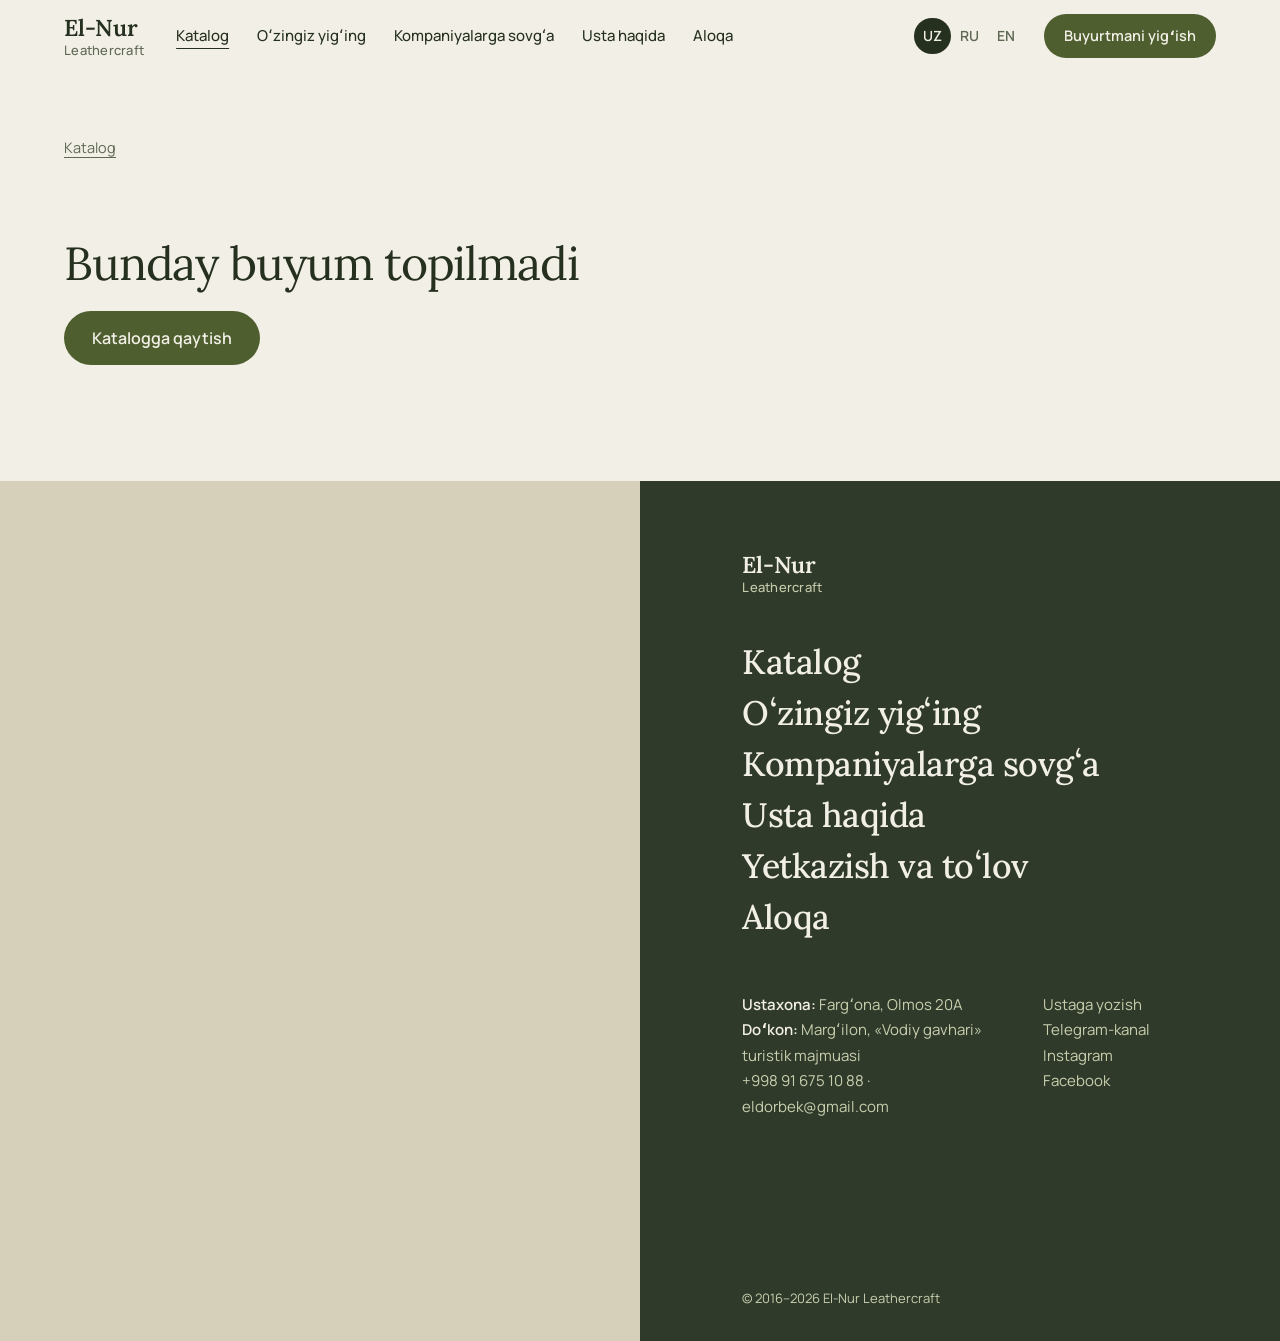
<file: mahsulot.html>
<!doctype html>
<html lang="uz">
<head>
<meta charset="utf-8">
<meta name="viewport" content="width=device-width, initial-scale=1">
<title>Buyum — El-Nur Leathercraft</title>
<meta name="description" content="Fargʻonadagi ustaxonada qoʻlda tikilgan charm buyum.">
<link rel="canonical" href="https://rakhmatmir.github.io/elnur-leather/mahsulot.html">
<meta property="og:site_name" content="El-Nur Leathercraft"><meta property="og:type" content="website"><meta property="og:url" content="https://rakhmatmir.github.io/elnur-leather/mahsulot.html">
<meta property="og:title" content="Buyum — El-Nur Leathercraft"><meta property="og:description" content="Fargʻonadagi ustaxonada qoʻlda tikilgan charm buyum.">
<meta property="og:image" content="https://rakhmatmir.github.io/elnur-leather/img/og.jpg"><meta property="og:image:width" content="1200"><meta property="og:image:height" content="630">
<meta name="twitter:card" content="summary_large_image"><meta name="twitter:image" content="https://rakhmatmir.github.io/elnur-leather/img/og.jpg">
<meta name="theme-color" content="#F1EFE6">
<link rel="icon" type="image/svg+xml" href="img/favicon.svg"><link rel="icon" type="image/png" sizes="48x48" href="img/favicon-48.png">
<link rel="preconnect" href="https://fonts.googleapis.com"><link rel="preconnect" href="https://fonts.gstatic.com" crossorigin>
<link href="https://fonts.googleapis.com/css2?family=Lora:wght@400;500;600&family=Manrope:wght@400;500;600;700&display=swap" rel="stylesheet">
<link rel="stylesheet" href="css/style.css?v=2111a">
<script>document.documentElement.className+=" js";try{if(sessionStorage.getItem("pt")){document.documentElement.className+=" pt-in";sessionStorage.removeItem("pt")}}catch(e){}setTimeout(function(){if(!window.__mot)document.documentElement.classList.add("nomotion")},3000);</script>
<script>window.PAGE_META={"uz":["Buyum — El-Nur Leathercraft","Fargʻonadagi ustaxonada qoʻlda tikilgan charm buyum."],"ru":["Изделие — El-Nur Leathercraft","Кожаное изделие ручной работы из мастерской в Фергане."],"en":["Item — El-Nur Leathercraft","A handmade leather piece from a workshop in Fergana."]};</script>
</head>
<body class="home inner page-mahsulot" data-page="mahsulot">
<a class="skip" href="#main" data-t="skip">Asosiy qismga oʻtish</a>
<header class="site"><div class="wrap bar"><a class="logo" href="index.html" aria-label="El-Nur Leathercraft"><b>El-Nur</b><span>Leathercraft</span></a><nav class="nav" aria-label="Menu"><a href="katalog.html" data-t="nav.catalog" aria-current="page">Katalog</a><a href="konstruktor.html" data-t="nav.build">Oʻzingiz yigʻing</a><a href="sovgalar.html" data-t="nav.gifts">Kompaniyalarga sovgʻa</a><a href="usta.html" data-t="nav.about">Usta haqida</a><a href="aloqa.html" data-t="nav.contact">Aloqa</a></nav><div class="end"><div class="lang" role="group" data-aria="lang.label" aria-label="Til"><button type="button" data-set="uz" aria-pressed="true">UZ</button><button type="button" data-set="ru" aria-pressed="false">RU</button><button type="button" data-set="en" aria-pressed="false">EN</button></div><a class="btn btn-primary btn-sm" href="konstruktor.html" data-t="cta.build">Buyurtmani yigʻish</a><button class="menu-btn" type="button" aria-expanded="false" aria-controls="drawer" data-aria="menu" aria-label="Menyu"><svg viewBox="0 0 24 24" width="20" height="20" fill="none" stroke="currentColor" stroke-width="1.7" stroke-linecap="round" aria-hidden="true"><path class="o" d="M4 8h16M4 16h16"/><path class="x" d="M6 6l12 12M18 6L6 18"/></svg><span class="t" data-t="menu">Menyu</span></button></div></div><div class="wrap drawer" id="drawer"><a href="katalog.html" data-t="nav.catalog" aria-current="page">Katalog</a><a href="konstruktor.html" data-t="nav.build">Oʻzingiz yigʻing</a><a href="sovgalar.html" data-t="nav.gifts">Kompaniyalarga sovgʻa</a><a href="usta.html" data-t="nav.about">Usta haqida</a><a href="yetkazish.html" data-t="nav.delivery">Yetkazish va toʻlov</a><a href="aloqa.html" data-t="nav.contact">Aloqa</a><div class="lang" role="group" data-aria="lang.label" aria-label="Til"><button type="button" data-set="uz" aria-pressed="true">UZ</button><button type="button" data-set="ru" aria-pressed="false">RU</button><button type="button" data-set="en" aria-pressed="false">EN</button></div><a class="btn btn-primary drawer-cta" href="konstruktor.html" data-t="cta.build">Buyurtmani yigʻish</a><p class="drawer-ct"><a data-link="tel" href="#" data-phone></a><a data-link="master" href="#" data-t="foot.write">Ustaga yozish</a></p></div></header>
<main id="main">
<section class="wrap page-head pd-head">
  <nav class="crumbs" aria-label="Breadcrumb"><a href="katalog.html" data-t="nav.catalog">Katalog</a><span aria-hidden="true" id="crumbArr">→</span><span id="crumbName"></span></nav>
</section>
<section class="wrap pd" id="pd" hidden>
  <div class="pd-gal">
    <div class="pd-main"><span class="cur"><picture><source type="image/webp" sizes="(max-width: 900px) 100vw, 60vw"><img id="pdImg" width="1200" height="1200" alt=""></picture></span></div>
    <div class="pd-thumbs" id="pdThumbs"></div>
  </div>
  <div class="pd-info">
    <p class="pd-cat rv" id="pdCat"></p>
    <h1 class="rv" id="pdName"></h1>
    <p class="pd-price rv" id="pdPrice"></p>
    <p class="pd-desc rv" id="pdDesc"></p>
    <div class="pd-btns rv">
      <button class="btn btn-primary" type="button" id="pdOrder"><span data-t="pd.order">Telegramda buyurtma</span><svg class="arr" viewBox="0 0 24 24" fill="none" stroke="currentColor" stroke-width="1.8" stroke-linecap="round" stroke-linejoin="round" aria-hidden="true"><path d="M5 12h14M13 6l6 6-6 6"/></svg></button>
      <a class="btn btn-line" id="pdBuild" href="konstruktor.html" hidden data-t="p.change">Konstruktorda oʻzgartirish</a>
    </div>
    <p class="pd-spec rv" id="pdSpec" hidden></p>
    <section class="pd-how rv" aria-labelledby="pdHowH"><h2 class="h3" id="pdHowH" data-t="pd.how">Qanday buyurtma qilinadi</h2><ol id="pdSteps"></ol></section>
    <p class="fine rv" data-t="pd.note">Buyurtma matni nusxalanadi va ustaning Telegrami ochiladi.</p>
    <div class="order-box" id="pdForm" hidden data-formbox>
      <div class="thanks" role="status"></div>
      <form class="form" data-kind="product" novalidate>
        <h2 class="h3" data-t="pd.formh">Buyurtma uchun ism va telefon</h2>
        <input class="hp" type="text" name="website" tabindex="-1" autocomplete="off" aria-hidden="true">
        <div class="fld"><label for="p1" data-t="f.name">Ismingiz</label><input class="inp" id="p1" type="text" name="name" autocomplete="name"><p class="err" data-t="e.name">Ismingizni yozing</p></div>
        <div class="fld"><label for="p2" data-t="f.phone">Telefon raqamingiz</label><input class="inp" id="p2" type="tel" name="phone" autocomplete="tel" placeholder="+998 __ ___ __ __"><p class="err" data-t="e.phone">Raqamni toʻliq yozing: +998 va 9 ta raqam</p></div>
        <div class="fld"><label for="p3" data-t="f.comment">Izoh</label><textarea class="inp" id="p3" name="comment" data-ph="f.commentph" placeholder="Masalan: tugʻilgan kunga sovgʻa, 20-dekabrgacha kerak"></textarea></div>
        <button class="btn btn-primary" type="submit" data-t="f.send">Telegramda yuborish</button>
        <p class="fine" data-t="f.copyhint">Tugmani bosganingizda buyurtma matni nusxalanadi va ustaning Telegrami ochiladi — matnni chatga qoʻyasiz. Buyurtma sizni hech narsaga majburlamaydi.</p>
      </form>
    </div>
  </div>
</section>
<section class="wrap pd-missing" id="pdMissing" hidden>
  <h2 data-t="pd.miss">Bunday buyum topilmadi</h2>
  <a class="btn btn-primary" href="katalog.html" data-t="pd.back">Katalogga qaytish</a>
</section>
<section class="wrap pd-rel" id="pdRel" hidden>
  <h2 class="rv" data-t="pd.rel">Oʻxshash buyumlar</h2>
  <ul class="cat" id="relGrid"></ul>
</section>
</main>

<footer class="h-foot">
  <div class="hf-photo"><span class="cur" data-par><picture><source type="image/webp" srcset="img/shop-800.webp 800w, img/shop-1600.webp 1600w" sizes="100vw"><img src="img/shop.jpg" width="1600" height="1200" alt="" loading="lazy"></picture></span></div>
  <div class="hf-body">
    <a class="logo" href="index.html" aria-label="El-Nur Leathercraft"><b>El-Nur</b><span>Leathercraft</span></a>
    <nav class="hf-menu" aria-label="Footer"><a href="katalog.html" data-t="nav.catalog">Katalog</a><a href="konstruktor.html" data-t="nav.build">Oʻzingiz yigʻing</a><a href="sovgalar.html" data-t="nav.gifts">Kompaniyalarga sovgʻa</a><a href="usta.html" data-t="nav.about">Usta haqida</a><a href="yetkazish.html" data-t="nav.delivery">Yetkazish va toʻlov</a><a href="aloqa.html" data-t="nav.contact">Aloqa</a></nav>
    <div class="hf-info">
      <div><b data-t="foot.workshop">Ustaxona:</b> <span data-t="foot.workshopv">Fargʻona, Olmos 20A</span><br><b data-t="foot.shop">Doʻkon:</b> <span data-t="foot.shopv">Margʻilon, «Vodiy gavhari» turistik majmuasi</span><br><a data-link="tel" href="#" data-phone></a> · <a data-link="mail" href="#" data-email></a></div>
      <div><a data-link="master" href="#" data-t="foot.write">Ustaga yozish</a><br><a data-link="channel" href="#" data-t="foot.channel">Telegram-kanal</a><br><a data-link="ig" href="#">Instagram</a><br><a data-link="fb" href="#">Facebook</a></div>
    </div>
    <p class="hf-legal" data-t="foot.copy">© 2016–2026 El-Nur Leathercraft</p>
  </div>
</footer>
<div class="fab"><a class="tg" data-link="master" href="#" data-aria="fab.tg" aria-label="Ustaga Telegramda yozish"><svg viewBox="0 0 24 24" fill="none" stroke="currentColor" stroke-width="1.7" stroke-linejoin="round" aria-hidden="true"><path d="M21 4L3 11.2l6.3 2.3L18 7.5l-6.6 7.2 7.1 5.3L21 4z"/></svg></a></div>
<div class="pt" aria-hidden="true"></div>
<script src="js/i18n.js?v=2111a" defer></script>
<script src="js/config.js?v=2111a" defer></script>
<script src="js/products.js?v=2111a" defer></script>
<script src="js/main.js?v=2111a" defer></script>
<script src="js/catalog.js?v=2111a" defer></script>
<script src="js/motion.js?v=2111a" defer></script>
</body>
</html>
</file>
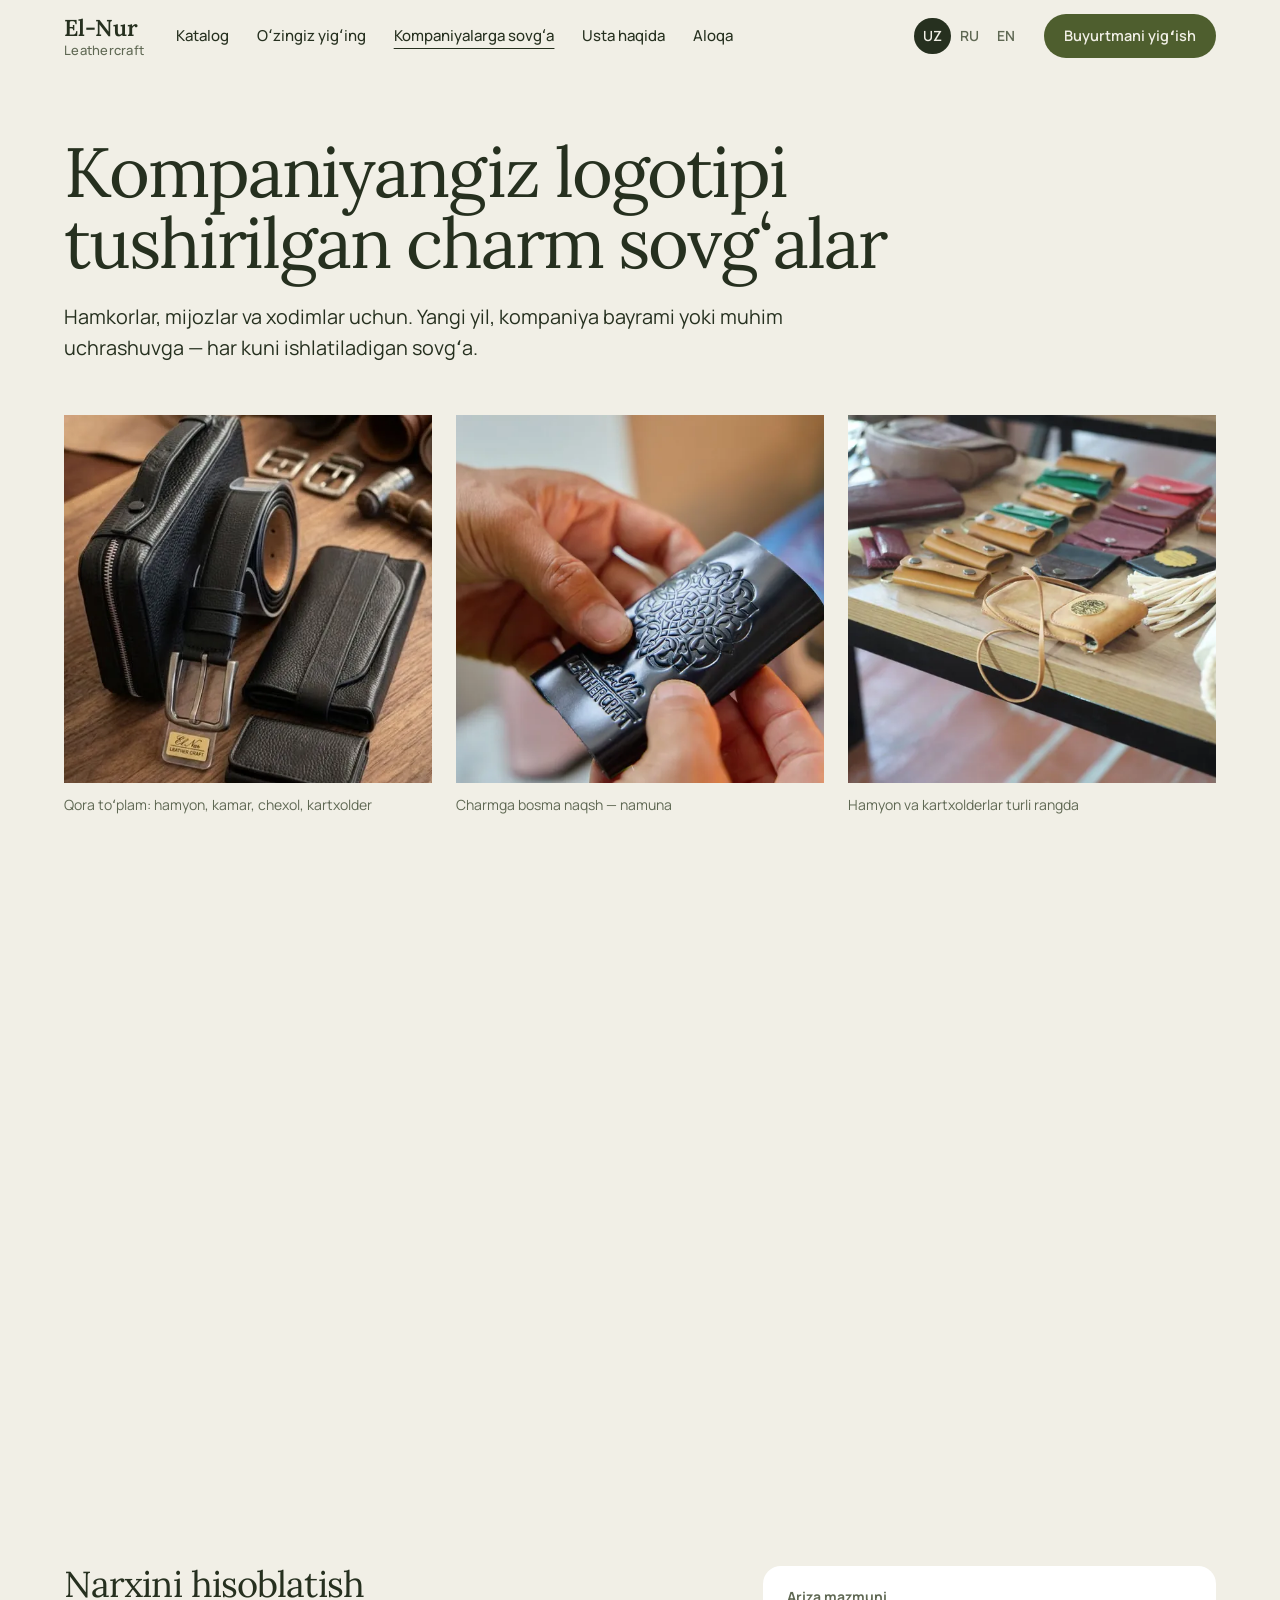
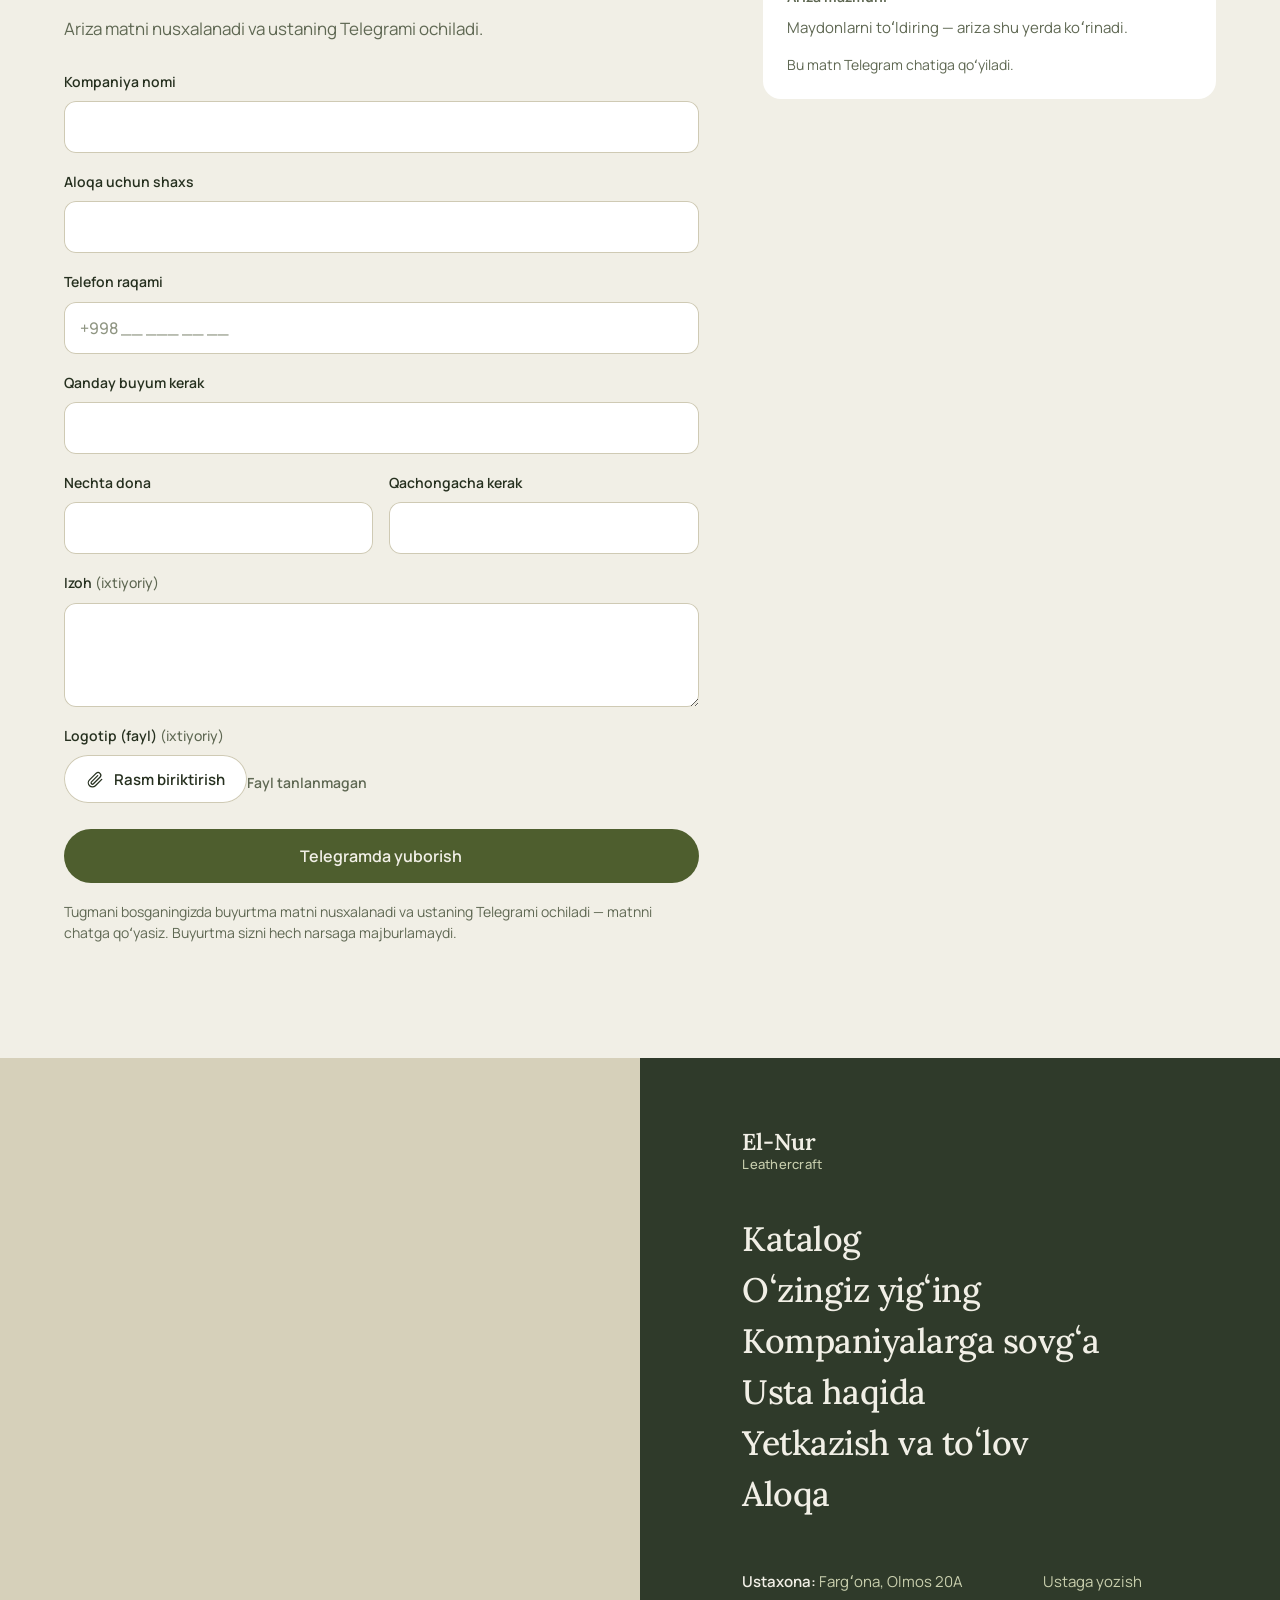
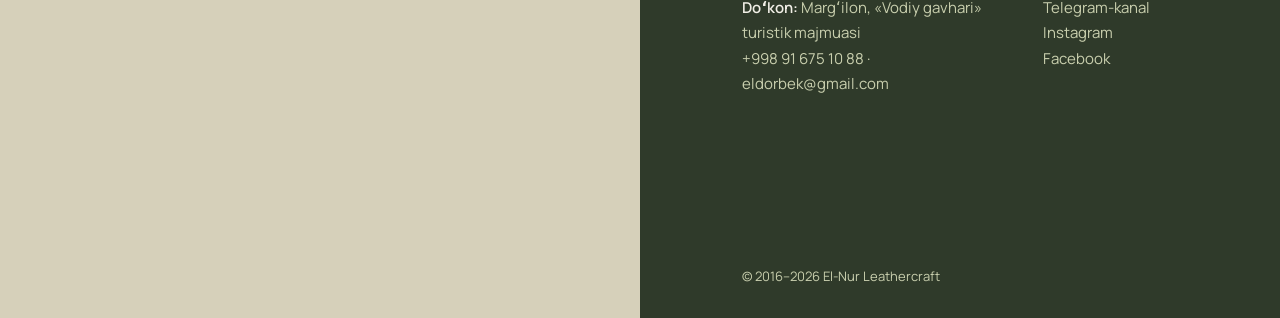
<file: sovgalar.html>
<!doctype html>
<html lang="uz">
<head>
<meta charset="utf-8">
<meta name="viewport" content="width=device-width, initial-scale=1">
<title>Kompaniyalarga logotipli charm sovgʻalar — El-Nur</title>
<meta name="description" content="Hamkorlar va xodimlar uchun charm hamyon, kartxolder, kamar — kompaniya logotipi bilan. Fargʻonadagi ustaxona.">
<link rel="canonical" href="https://rakhmatmir.github.io/elnur-leather/sovgalar.html">
<meta property="og:site_name" content="El-Nur Leathercraft"><meta property="og:type" content="website"><meta property="og:url" content="https://rakhmatmir.github.io/elnur-leather/sovgalar.html">
<meta property="og:title" content="Kompaniyalarga logotipli charm sovgʻalar — El-Nur"><meta property="og:description" content="Hamkorlar va xodimlar uchun charm hamyon, kartxolder, kamar — kompaniya logotipi bilan. Fargʻonadagi ustaxona.">
<meta property="og:image" content="https://rakhmatmir.github.io/elnur-leather/img/og.jpg"><meta property="og:image:width" content="1200"><meta property="og:image:height" content="630">
<meta name="twitter:card" content="summary_large_image"><meta name="twitter:image" content="https://rakhmatmir.github.io/elnur-leather/img/og.jpg">
<meta name="theme-color" content="#F1EFE6">
<link rel="icon" type="image/svg+xml" href="img/favicon.svg"><link rel="icon" type="image/png" sizes="48x48" href="img/favicon-48.png">
<link rel="preconnect" href="https://fonts.googleapis.com"><link rel="preconnect" href="https://fonts.gstatic.com" crossorigin>
<link href="https://fonts.googleapis.com/css2?family=Lora:wght@400;500;600&family=Manrope:wght@400;500;600;700&display=swap" rel="stylesheet">
<link rel="stylesheet" href="css/style.css?v=2111a">
<script>document.documentElement.className+=" js";try{if(sessionStorage.getItem("pt")){document.documentElement.className+=" pt-in";sessionStorage.removeItem("pt")}}catch(e){}setTimeout(function(){if(!window.__mot)document.documentElement.classList.add("nomotion")},3000);</script>
<script>window.PAGE_META={"uz":["Kompaniyalarga logotipli charm sovgʻalar — El-Nur","Hamkorlar va xodimlar uchun charm hamyon, kartxolder, kamar — kompaniya logotipi bilan. Fargʻonadagi ustaxona."],"ru":["Кожаные подарки с логотипом для компаний — El-Nur","Кошельки, картхолдеры, ремни с логотипом для партнёров и сотрудников. Мастерская в Фергане."],"en":["Leather Gifts with Your Logo for Companies — El-Nur","Wallets, card holders and belts with your company logo for partners and staff. Workshop in Fergana."]};</script>
</head>
<body class="home inner page-sovgalar" data-page="sovgalar">
<a class="skip" href="#main" data-t="skip">Asosiy qismga oʻtish</a>
<header class="site"><div class="wrap bar"><a class="logo" href="index.html" aria-label="El-Nur Leathercraft"><b>El-Nur</b><span>Leathercraft</span></a><nav class="nav" aria-label="Menu"><a href="katalog.html" data-t="nav.catalog">Katalog</a><a href="konstruktor.html" data-t="nav.build">Oʻzingiz yigʻing</a><a href="sovgalar.html" data-t="nav.gifts" aria-current="page">Kompaniyalarga sovgʻa</a><a href="usta.html" data-t="nav.about">Usta haqida</a><a href="aloqa.html" data-t="nav.contact">Aloqa</a></nav><div class="end"><div class="lang" role="group" data-aria="lang.label" aria-label="Til"><button type="button" data-set="uz" aria-pressed="true">UZ</button><button type="button" data-set="ru" aria-pressed="false">RU</button><button type="button" data-set="en" aria-pressed="false">EN</button></div><a class="btn btn-primary btn-sm" href="konstruktor.html" data-t="cta.build">Buyurtmani yigʻish</a><button class="menu-btn" type="button" aria-expanded="false" aria-controls="drawer" data-aria="menu" aria-label="Menyu"><svg viewBox="0 0 24 24" width="20" height="20" fill="none" stroke="currentColor" stroke-width="1.7" stroke-linecap="round" aria-hidden="true"><path class="o" d="M4 8h16M4 16h16"/><path class="x" d="M6 6l12 12M18 6L6 18"/></svg><span class="t" data-t="menu">Menyu</span></button></div></div><div class="wrap drawer" id="drawer"><a href="katalog.html" data-t="nav.catalog">Katalog</a><a href="konstruktor.html" data-t="nav.build">Oʻzingiz yigʻing</a><a href="sovgalar.html" data-t="nav.gifts" aria-current="page">Kompaniyalarga sovgʻa</a><a href="usta.html" data-t="nav.about">Usta haqida</a><a href="yetkazish.html" data-t="nav.delivery">Yetkazish va toʻlov</a><a href="aloqa.html" data-t="nav.contact">Aloqa</a><div class="lang" role="group" data-aria="lang.label" aria-label="Til"><button type="button" data-set="uz" aria-pressed="true">UZ</button><button type="button" data-set="ru" aria-pressed="false">RU</button><button type="button" data-set="en" aria-pressed="false">EN</button></div><a class="btn btn-primary drawer-cta" href="konstruktor.html" data-t="cta.build">Buyurtmani yigʻish</a><p class="drawer-ct"><a data-link="tel" href="#" data-phone></a><a data-link="master" href="#" data-t="foot.write">Ustaga yozish</a></p></div></header>
<main id="main">
<section class="wrap page-head">
  <h1 class="rv" data-t="g.h1">Kompaniyangiz logotipi tushirilgan charm sovgʻalar</h1>
  <p class="lead rv" data-t="g.lead">Hamkorlar, mijozlar va xodimlar uchun. Yangi yil, kompaniya bayrami yoki muhim uchrashuvga — har kuni ishlatiladigan sovgʻa.</p>
</section>

<section class="wrap g-show" aria-labelledby="gsh">
  <h2 id="gsh" class="sr" data-t="g.chh">Qanday buyumlar</h2>
  <figure class="gs-a"><span class="cur" data-par><picture><source type="image/webp" srcset="img/set-black-630.webp 630w" sizes="(max-width: 768px) 100vw, 50vw"><img src="img/set-black.jpg" width="630" height="640" data-alt="alt.set" alt="Qora charm toʻplam: hamyon, kamar, chexol, kartxolder"></picture></span><figcaption class="rv" data-t="g.c1">Qora toʻplam: hamyon, kamar, chexol, kartxolder</figcaption></figure>
  <figure class="gs-b"><span class="cur"><picture><source type="image/webp" srcset="img/emboss-800.webp 800w, img/emboss-1600.webp 1600w" sizes="(max-width: 768px) 100vw, 50vw"><img src="img/emboss.jpg" width="1600" height="1066" data-alt="alt.emboss" alt="Bosma naqshli qora charm hamyon, usta qoʻlida"></picture></span><figcaption class="rv" data-t="g.c2">Charmga bosma naqsh — namuna</figcaption></figure>
  <figure class="gs-c"><span class="cur"><picture><source type="image/webp" srcset="img/table-800.webp 800w, img/table-1600.webp 1600w" sizes="(max-width: 768px) 100vw, 50vw"><img src="img/table.jpg" width="1600" height="1066" data-alt="alt.table" alt="Stol ustida turli rangdagi charm hamyon va kartxolderlar"></picture></span><figcaption class="rv" data-t="g.c3">Hamyon va kartxolderlar turli rangda</figcaption></figure>
</section>

<section class="wrap g-how" aria-labelledby="ghh">
  <h2 id="ghh" class="rv" data-t="g.howh">Qanday ishlaymiz</h2>
  <ol class="steps-list">
    <li class="rv"><b data-t="g.1b">Ariza qoldirasiz</b><span data-t="g.1t">Nechta va qanday buyum kerakligini yozasiz.</span></li>
    <li class="rv"><b data-t="g.2b">Usta hisoblaydi</b><span data-t="g.2t">Narx, muddat va namuna boʻyicha javob beradi.</span></li>
    <li class="rv"><b data-t="g.3b">Namunani tasdiqlaysiz</b><span data-t="g.3t">Logotip va rangni kelishib olamiz.</span></li>
    <li class="rv"><b data-t="g.4b">Tayyor sovgʻalarni olasiz</b><span data-t="g.4t">Kelishilgan muddatda.</span></li>
  </ol>
  <p class="fine rv" data-t="g.season">Yangi yilga ulgurish uchun buyurtmani oldinroq bering — har bir buyum qoʻlda tikiladi.</p>
</section>

<section class="wrap g-form" aria-labelledby="gfh" id="form">
  <div class="order-grid">
    <div class="order" data-formbox>
      <div data-hide-on-ok><h2 id="gfh" data-t="g.fh">Narxini hisoblatish</h2><p class="sub" data-t="g.fsub">Ariza matni nusxalanadi va ustaning Telegrami ochiladi.</p></div>
      <form class="form" id="corpForm" data-kind="corporate" novalidate>
        <input class="hp" type="text" name="website" tabindex="-1" autocomplete="off" aria-hidden="true">
        <div class="fld"><label for="c1" data-t="g.company">Kompaniya nomi</label><input class="inp" id="c1" type="text" name="company" autocomplete="organization"></div>
        <div class="fld"><label for="c2" data-t="g.person">Aloqa uchun shaxs</label><input class="inp" id="c2" type="text" name="name" autocomplete="name"><p class="err" data-t="e.name">Ismingizni yozing</p></div>
        <div class="fld"><label for="c3" data-t="g.phone">Telefon raqami</label><input class="inp" id="c3" type="tel" name="phone" autocomplete="tel" placeholder="+998 __ ___ __ __"><p class="err" data-t="e.phone">Raqamni toʻliq yozing: +998 va 9 ta raqam</p></div>
        <div class="fld"><label for="c4" data-t="g.goods">Qanday buyum kerak</label><input class="inp" id="c4" type="text" name="goods"></div>
        <div class="fld-row">
          <div class="fld"><label for="c5" data-t="g.qty">Nechta dona</label><input class="inp" id="c5" type="text" name="qty" inputmode="numeric"></div>
          <div class="fld"><label for="c6" data-t="g.deadline">Qachongacha kerak</label><input class="inp" id="c6" type="text" name="deadline"></div>
        </div>
        <div class="fld"><label for="c7"><span data-t="g.comment">Izoh</span> <em class="opt" data-t="f.opt">(ixtiyoriy)</em></label><textarea class="inp" id="c7" name="comment"></textarea></div>
        <div class="fld"><span class="lb"><span data-t="g.logo">Logotip (fayl)</span> <em class="opt" data-t="f.opt">(ixtiyoriy)</em></span>
          <label class="filebtn"><input type="file" name="photo" accept="image/*,.pdf"><span class="fb-btn"><svg viewBox="0 0 24 24" fill="none" stroke="currentColor" stroke-width="1.7" stroke-linecap="round" stroke-linejoin="round"><path d="M21 12.5l-8.5 8.5a5.5 5.5 0 01-7.8-7.8l9-9a3.7 3.7 0 015.2 5.2l-9 9a1.8 1.8 0 01-2.6-2.6l8.3-8.3"/></svg><span data-t="f.attach">Rasm biriktirish</span></span><span class="fb-name" data-empty="f.nofile">Fayl tanlanmagan</span></label>
          <p class="err" data-t="e.photo">Rasm juda katta, 10 MB gacha boʻlsin</p></div>
        <button class="btn btn-primary" type="submit" data-t="g.btn">Telegramda yuborish</button>
        <p class="fine" data-t="f.copyhint">Tugmani bosganingizda buyurtma matni nusxalanadi va ustaning Telegrami ochiladi — matnni chatga qoʻyasiz. Buyurtma sizni hech narsaga majburlamaydi.</p>
      </form>
      <div class="thanks" role="status"></div>
    </div>
    <aside class="o-side" aria-label="Request summary">
      <div class="o-card">
        <p class="tt" data-t="g.sum">Ariza mazmuni</p>
        <dl class="sumlist" id="corpSum"></dl>
        <p class="fine" data-t="g.sumnote">Bu matn Telegram chatiga qoʻyiladi.</p>
      </div>
    </aside>
  </div>
</section>
</main>

<footer class="h-foot">
  <div class="hf-photo"><span class="cur" data-par><picture><source type="image/webp" srcset="img/shop-800.webp 800w, img/shop-1600.webp 1600w" sizes="100vw"><img src="img/shop.jpg" width="1600" height="1200" alt="" loading="lazy"></picture></span></div>
  <div class="hf-body">
    <a class="logo" href="index.html" aria-label="El-Nur Leathercraft"><b>El-Nur</b><span>Leathercraft</span></a>
    <nav class="hf-menu" aria-label="Footer"><a href="katalog.html" data-t="nav.catalog">Katalog</a><a href="konstruktor.html" data-t="nav.build">Oʻzingiz yigʻing</a><a href="sovgalar.html" data-t="nav.gifts">Kompaniyalarga sovgʻa</a><a href="usta.html" data-t="nav.about">Usta haqida</a><a href="yetkazish.html" data-t="nav.delivery">Yetkazish va toʻlov</a><a href="aloqa.html" data-t="nav.contact">Aloqa</a></nav>
    <div class="hf-info">
      <div><b data-t="foot.workshop">Ustaxona:</b> <span data-t="foot.workshopv">Fargʻona, Olmos 20A</span><br><b data-t="foot.shop">Doʻkon:</b> <span data-t="foot.shopv">Margʻilon, «Vodiy gavhari» turistik majmuasi</span><br><a data-link="tel" href="#" data-phone></a> · <a data-link="mail" href="#" data-email></a></div>
      <div><a data-link="master" href="#" data-t="foot.write">Ustaga yozish</a><br><a data-link="channel" href="#" data-t="foot.channel">Telegram-kanal</a><br><a data-link="ig" href="#">Instagram</a><br><a data-link="fb" href="#">Facebook</a></div>
    </div>
    <p class="hf-legal" data-t="foot.copy">© 2016–2026 El-Nur Leathercraft</p>
  </div>
</footer>
<div class="fab"><a class="tg" data-link="master" href="#" data-aria="fab.tg" aria-label="Ustaga Telegramda yozish"><svg viewBox="0 0 24 24" fill="none" stroke="currentColor" stroke-width="1.7" stroke-linejoin="round" aria-hidden="true"><path d="M21 4L3 11.2l6.3 2.3L18 7.5l-6.6 7.2 7.1 5.3L21 4z"/></svg></a></div>
<div class="pt" aria-hidden="true"></div>
<script src="js/i18n.js?v=2111a" defer></script>
<script src="js/config.js?v=2111a" defer></script>
<script src="js/products.js?v=2111a" defer></script>
<script src="js/main.js?v=2111a" defer></script>
<script src="js/motion.js?v=2111a" defer></script>
</body>
</html>
</file>
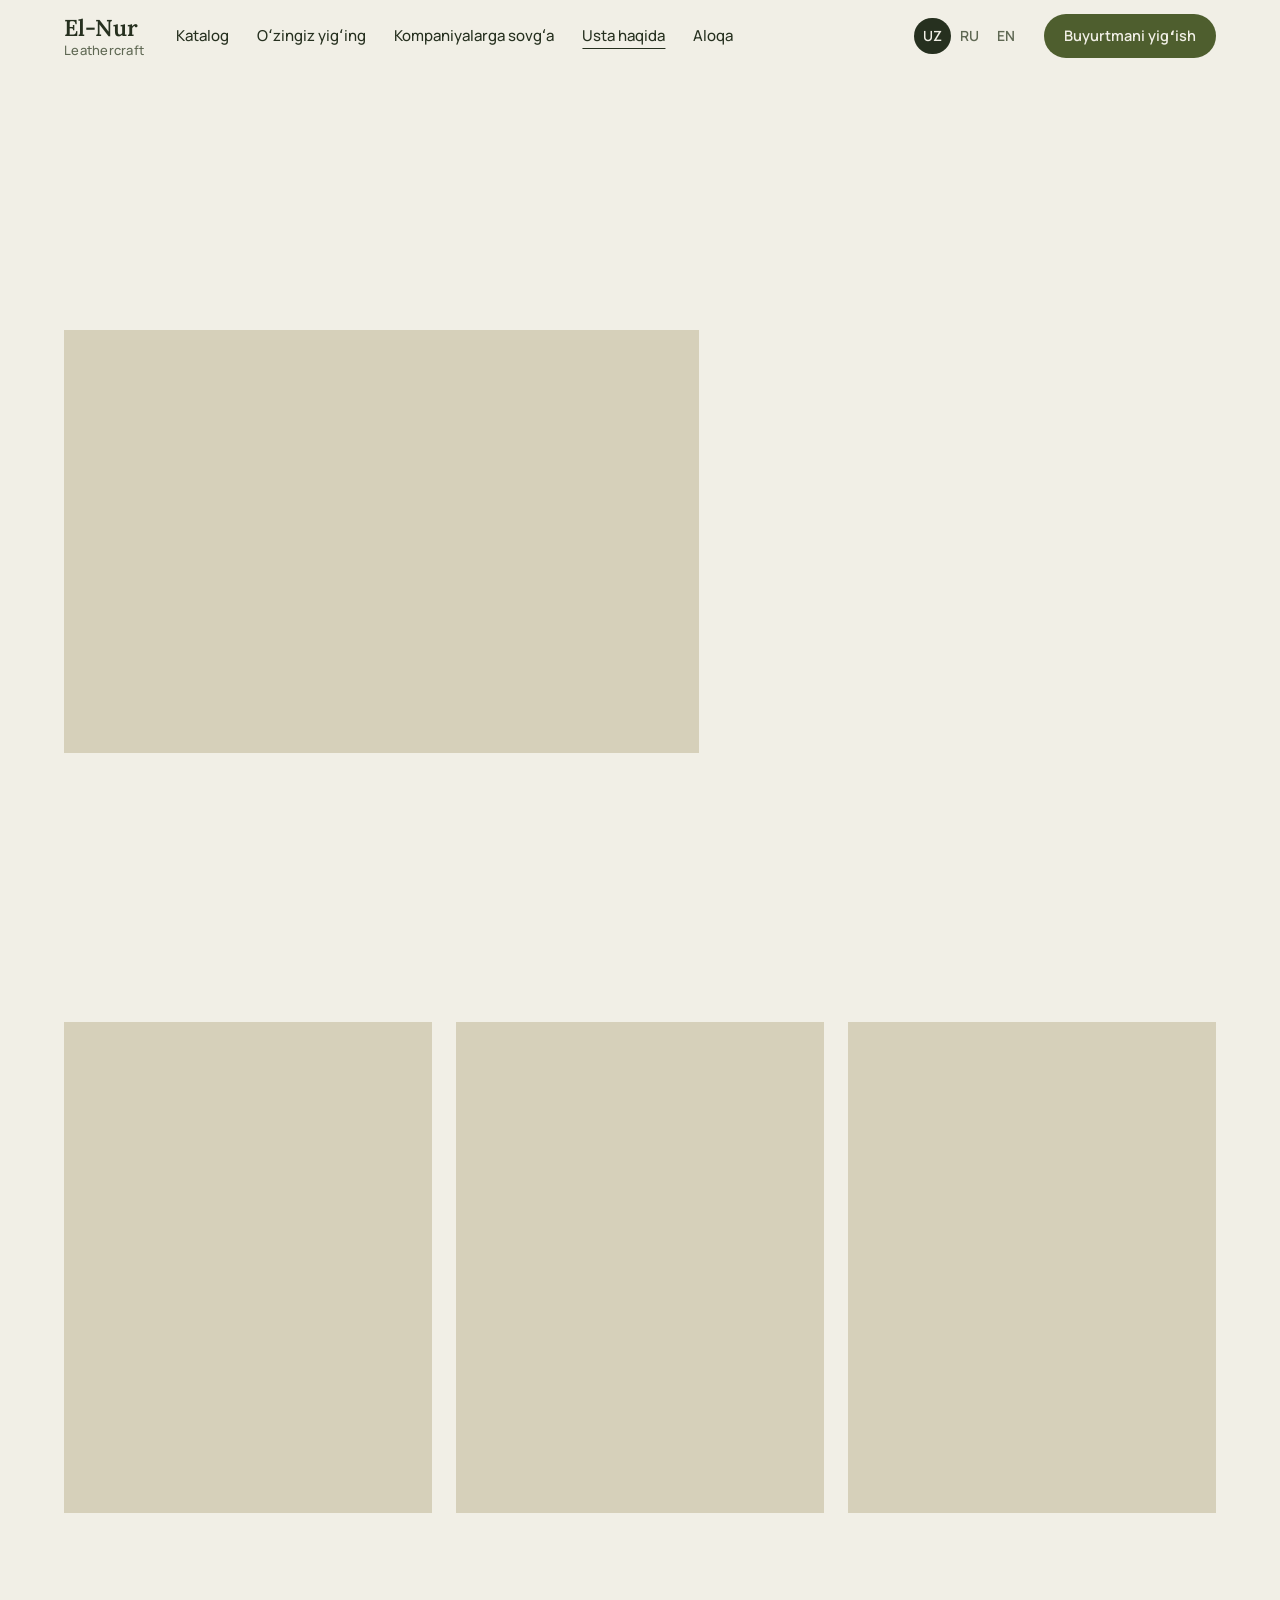
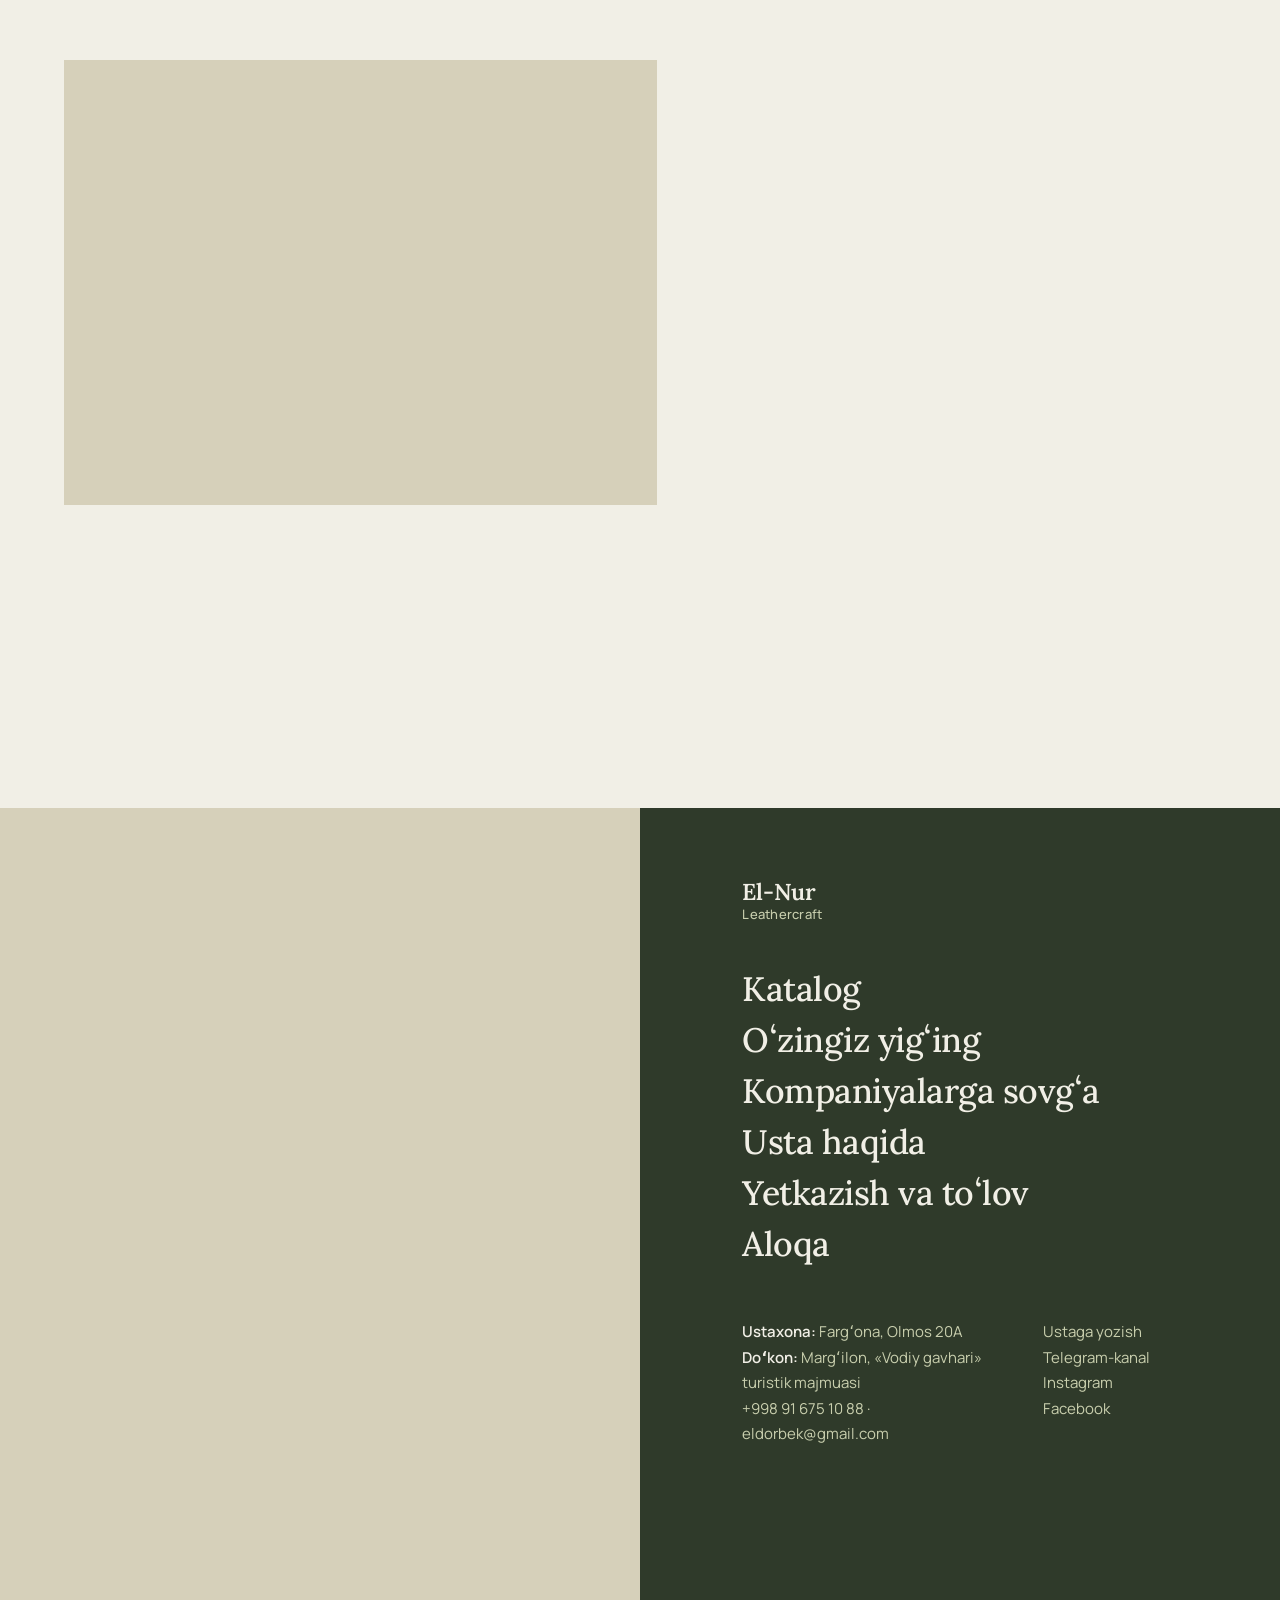
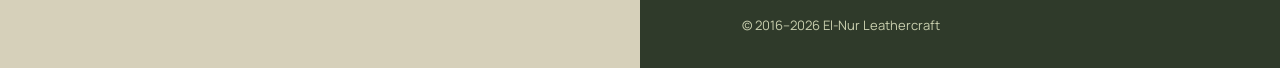
<file: usta.html>
<!doctype html>
<html lang="uz">
<head>
<meta charset="utf-8">
<meta name="viewport" content="width=device-width, initial-scale=1">
<title>Usta Eldorbek Matmusaev, Fargʻona — El-Nur</title>
<meta name="description" content="2016-yildan Fargʻonada qoʻlda charm buyum tikadigan usta va ustaxona haqida.">
<link rel="canonical" href="https://rakhmatmir.github.io/elnur-leather/usta.html">
<meta property="og:site_name" content="El-Nur Leathercraft"><meta property="og:type" content="website"><meta property="og:url" content="https://rakhmatmir.github.io/elnur-leather/usta.html">
<meta property="og:title" content="Usta Eldorbek Matmusaev, Fargʻona — El-Nur"><meta property="og:description" content="2016-yildan Fargʻonada qoʻlda charm buyum tikadigan usta va ustaxona haqida.">
<meta property="og:image" content="https://rakhmatmir.github.io/elnur-leather/img/og.jpg"><meta property="og:image:width" content="1200"><meta property="og:image:height" content="630">
<meta name="twitter:card" content="summary_large_image"><meta name="twitter:image" content="https://rakhmatmir.github.io/elnur-leather/img/og.jpg">
<meta name="theme-color" content="#F1EFE6">
<link rel="icon" type="image/svg+xml" href="img/favicon.svg"><link rel="icon" type="image/png" sizes="48x48" href="img/favicon-48.png">
<link rel="preconnect" href="https://fonts.googleapis.com"><link rel="preconnect" href="https://fonts.gstatic.com" crossorigin>
<link href="https://fonts.googleapis.com/css2?family=Lora:wght@400;500;600&family=Manrope:wght@400;500;600;700&display=swap" rel="stylesheet">
<link rel="stylesheet" href="css/style.css?v=2111a">
<script>document.documentElement.className+=" js";try{if(sessionStorage.getItem("pt")){document.documentElement.className+=" pt-in";sessionStorage.removeItem("pt")}}catch(e){}setTimeout(function(){if(!window.__mot)document.documentElement.classList.add("nomotion")},3000);</script>
<script>window.PAGE_META={"uz":["Usta Eldorbek Matmusaev, Fargʻona — El-Nur","2016-yildan Fargʻonada qoʻlda charm buyum tikadigan usta va ustaxona haqida."],"ru":["Мастер Эльдорбек Матмусаев, Фергана — El-Nur","О мастере и кожевенной мастерской в Фергане, которая шьёт вручную с 2016 года."],"en":["Eldorbek Matmusaev, the Maker in Fergana — El-Nur","About the maker and the leather workshop in Fergana, working by hand since 2016."]};</script>
</head>
<body class="home inner page-usta" data-page="usta">
<a class="skip" href="#main" data-t="skip">Asosiy qismga oʻtish</a>
<header class="site"><div class="wrap bar"><a class="logo" href="index.html" aria-label="El-Nur Leathercraft"><b>El-Nur</b><span>Leathercraft</span></a><nav class="nav" aria-label="Menu"><a href="katalog.html" data-t="nav.catalog">Katalog</a><a href="konstruktor.html" data-t="nav.build">Oʻzingiz yigʻing</a><a href="sovgalar.html" data-t="nav.gifts">Kompaniyalarga sovgʻa</a><a href="usta.html" data-t="nav.about" aria-current="page">Usta haqida</a><a href="aloqa.html" data-t="nav.contact">Aloqa</a></nav><div class="end"><div class="lang" role="group" data-aria="lang.label" aria-label="Til"><button type="button" data-set="uz" aria-pressed="true">UZ</button><button type="button" data-set="ru" aria-pressed="false">RU</button><button type="button" data-set="en" aria-pressed="false">EN</button></div><a class="btn btn-primary btn-sm" href="konstruktor.html" data-t="cta.build">Buyurtmani yigʻish</a><button class="menu-btn" type="button" aria-expanded="false" aria-controls="drawer" data-aria="menu" aria-label="Menyu"><svg viewBox="0 0 24 24" width="20" height="20" fill="none" stroke="currentColor" stroke-width="1.7" stroke-linecap="round" aria-hidden="true"><path class="o" d="M4 8h16M4 16h16"/><path class="x" d="M6 6l12 12M18 6L6 18"/></svg><span class="t" data-t="menu">Menyu</span></button></div></div><div class="wrap drawer" id="drawer"><a href="katalog.html" data-t="nav.catalog">Katalog</a><a href="konstruktor.html" data-t="nav.build">Oʻzingiz yigʻing</a><a href="sovgalar.html" data-t="nav.gifts">Kompaniyalarga sovgʻa</a><a href="usta.html" data-t="nav.about" aria-current="page">Usta haqida</a><a href="yetkazish.html" data-t="nav.delivery">Yetkazish va toʻlov</a><a href="aloqa.html" data-t="nav.contact">Aloqa</a><div class="lang" role="group" data-aria="lang.label" aria-label="Til"><button type="button" data-set="uz" aria-pressed="true">UZ</button><button type="button" data-set="ru" aria-pressed="false">RU</button><button type="button" data-set="en" aria-pressed="false">EN</button></div><a class="btn btn-primary drawer-cta" href="konstruktor.html" data-t="cta.build">Buyurtmani yigʻish</a><p class="drawer-ct"><a data-link="tel" href="#" data-phone></a><a data-link="master" href="#" data-t="foot.write">Ustaga yozish</a></p></div></header>
<main id="main">
<section class="wrap page-head">
  <h1 class="rv" data-t="u.h1">Eldorbek Matmusaev va El-Nur ustaxonasi</h1>
</section>

<section class="wrap u-intro">
  <figure class="u-a"><span class="cur cur-hero"><picture><source type="image/webp" srcset="img/master-800.webp 800w, img/master-1600.webp 1600w" sizes="(max-width: 768px) 100vw, 50vw"><img src="img/master.jpg" width="1600" height="1066" data-alt="alt.master" alt="Usta Eldorbek ustaxonada charm bilan ishlamoqda" fetchpriority="high"></picture></span></figure>
  <div class="u-text">
    <p class="about-lead rv" data-t="u.intro">2016-yildan beri Fargʻonada charmdan kamar, soat tasmasi, hamyon, sumka va shlyapa tikamiz. Har bir buyum ustaxonada qoʻlda tayyorlanadi — bichishdan tortib oxirgi chokkacha.</p>
    <div class="ctas rv"><a class="btn btn-primary" href="konstruktor.html"><span data-t="u.b1">Buyurtmani yigʻish</span><svg class="arr" viewBox="0 0 24 24" fill="none" stroke="currentColor" stroke-width="1.8" stroke-linecap="round" stroke-linejoin="round" aria-hidden="true"><path d="M5 12h14M13 6l6 6-6 6"/></svg></a><a class="link" data-link="master" href="#" data-t="th.tg">Ustaga Telegramda yozish</a></div>
  </div>
</section>

<section class="wrap u-process" aria-labelledby="uph">
  <h2 id="uph" class="rv" data-t="u.howh">Qanday tikamiz</h2>
  <p class="rv" data-t="u.how">Charm tanlashdan oxirgi chokkacha — Olmos koʻchasidagi ustaxonada.</p>
  <div class="u-row">
    <figure><span class="cur"><picture><source type="image/webp" srcset="img/process-357.webp 357w" sizes="(max-width: 768px) 100vw, 50vw"><img src="img/process.jpg" width="357" height="640" data-alt="alt.process" alt="Yashil gilamcha ustida tasmalar ustida ish" loading="lazy"></picture></span><figcaption class="rv" data-t="u.c1">Soat tasmalari ustida ish</figcaption></figure>
    <figure><span class="cur"><picture><source type="image/webp" srcset="img/emboss-800.webp 800w, img/emboss-1600.webp 1600w" sizes="(max-width: 768px) 100vw, 50vw"><img src="img/emboss.jpg" width="1600" height="1066" data-alt="alt.emboss" alt="Bosma naqshli qora charm hamyon, usta qoʻlida" loading="lazy"></picture></span><figcaption class="rv" data-t="u.c2">Charmga bosma naqsh</figcaption></figure>
    <figure><span class="cur"><picture><source type="image/webp" srcset="img/hat-detail-800.webp 800w, img/hat-detail-1012.webp 1012w" sizes="(max-width: 768px) 100vw, 50vw"><img src="img/hat-detail.jpg" width="1012" height="1400" data-alt="alt.hat" alt="Jigarrang charm kovboy shlyapasi, toʻqilgan bogʻich" loading="lazy"></picture></span><figcaption class="rv" data-t="u.c3">Shlyapa: toʻqilgan bogʻich</figcaption></figure>
  </div>
</section>

<section class="wrap u-visit" aria-labelledby="uvh">
  <figure class="u-shop"><span class="cur" data-par><picture><source type="image/webp" srcset="img/shop-800.webp 800w, img/shop-1600.webp 1600w" sizes="(max-width: 768px) 100vw, 50vw"><img src="img/shop.jpg" width="1600" height="1200" data-alt="alt.shop" alt="El-Nur doʻkoni, Margʻilon" loading="lazy"></picture></span></figure>
  <div>
    <h2 id="uvh" class="rv" data-t="u.visith">Ustaxona va doʻkon</h2>
    <p class="rv" data-t="u.visit">Ustaxona — Fargʻona, Olmos 20A. Doʻkon — Margʻilon, «Vodiy gavhari» turistik majmuasi. Kelib, buyumlarni qoʻlingizda ushlab koʻrishingiz mumkin.</p>
    <div class="ctas rv"><a class="btn btn-primary" data-link="master" href="#" data-t="route.ask">Yoʻlni ustadan soʻrash</a><a class="link" href="aloqa.html" data-t="u.b2">Barcha aloqa maʼlumotlari</a></div>
  </div>
</section>

<section class="wrap u-press" aria-labelledby="upr">
  <h2 id="upr" class="h3 rv" data-t="u.pressh">Biz haqimizda yozishgan</h2>
  <p class="rv"><a class="link" href="https://www.advantour.com/uzbekistan/artisans/ferganavalley-ctn.htm" target="_blank" rel="noopener">Advantour</a> · <span>Nomadsland</span></p>
</section>

<section class="wrap u-sax" data-sax hidden>
  <h2 class="h3" data-t="u.saxh">Saxovat uyi</h2>
  <p data-t="u.sax">Ustaxona «Saxovat uyi» qoshida ham ishlaydi. U yerda nogironligi bor insonlar charm hunarini oʻrganadi.</p>
</section>
</main>

<footer class="h-foot">
  <div class="hf-photo"><span class="cur" data-par><picture><source type="image/webp" srcset="img/belt-800.webp 800w, img/belt-1280.webp 1280w" sizes="100vw"><img src="img/belt.jpg" width="1280" height="960" alt="" loading="lazy"></picture></span></div>
  <div class="hf-body">
    <a class="logo" href="index.html" aria-label="El-Nur Leathercraft"><b>El-Nur</b><span>Leathercraft</span></a>
    <nav class="hf-menu" aria-label="Footer"><a href="katalog.html" data-t="nav.catalog">Katalog</a><a href="konstruktor.html" data-t="nav.build">Oʻzingiz yigʻing</a><a href="sovgalar.html" data-t="nav.gifts">Kompaniyalarga sovgʻa</a><a href="usta.html" data-t="nav.about">Usta haqida</a><a href="yetkazish.html" data-t="nav.delivery">Yetkazish va toʻlov</a><a href="aloqa.html" data-t="nav.contact">Aloqa</a></nav>
    <div class="hf-info">
      <div><b data-t="foot.workshop">Ustaxona:</b> <span data-t="foot.workshopv">Fargʻona, Olmos 20A</span><br><b data-t="foot.shop">Doʻkon:</b> <span data-t="foot.shopv">Margʻilon, «Vodiy gavhari» turistik majmuasi</span><br><a data-link="tel" href="#" data-phone></a> · <a data-link="mail" href="#" data-email></a></div>
      <div><a data-link="master" href="#" data-t="foot.write">Ustaga yozish</a><br><a data-link="channel" href="#" data-t="foot.channel">Telegram-kanal</a><br><a data-link="ig" href="#">Instagram</a><br><a data-link="fb" href="#">Facebook</a></div>
    </div>
    <p class="hf-legal" data-t="foot.copy">© 2016–2026 El-Nur Leathercraft</p>
  </div>
</footer>
<div class="fab"><a class="tg" data-link="master" href="#" data-aria="fab.tg" aria-label="Ustaga Telegramda yozish"><svg viewBox="0 0 24 24" fill="none" stroke="currentColor" stroke-width="1.7" stroke-linejoin="round" aria-hidden="true"><path d="M21 4L3 11.2l6.3 2.3L18 7.5l-6.6 7.2 7.1 5.3L21 4z"/></svg></a></div>
<div class="pt" aria-hidden="true"></div>
<script src="js/i18n.js?v=2111a" defer></script>
<script src="js/config.js?v=2111a" defer></script>
<script src="js/products.js?v=2111a" defer></script>
<script src="js/main.js?v=2111a" defer></script>
<script src="js/motion.js?v=2111a" defer></script>
</body>
</html>
</file>
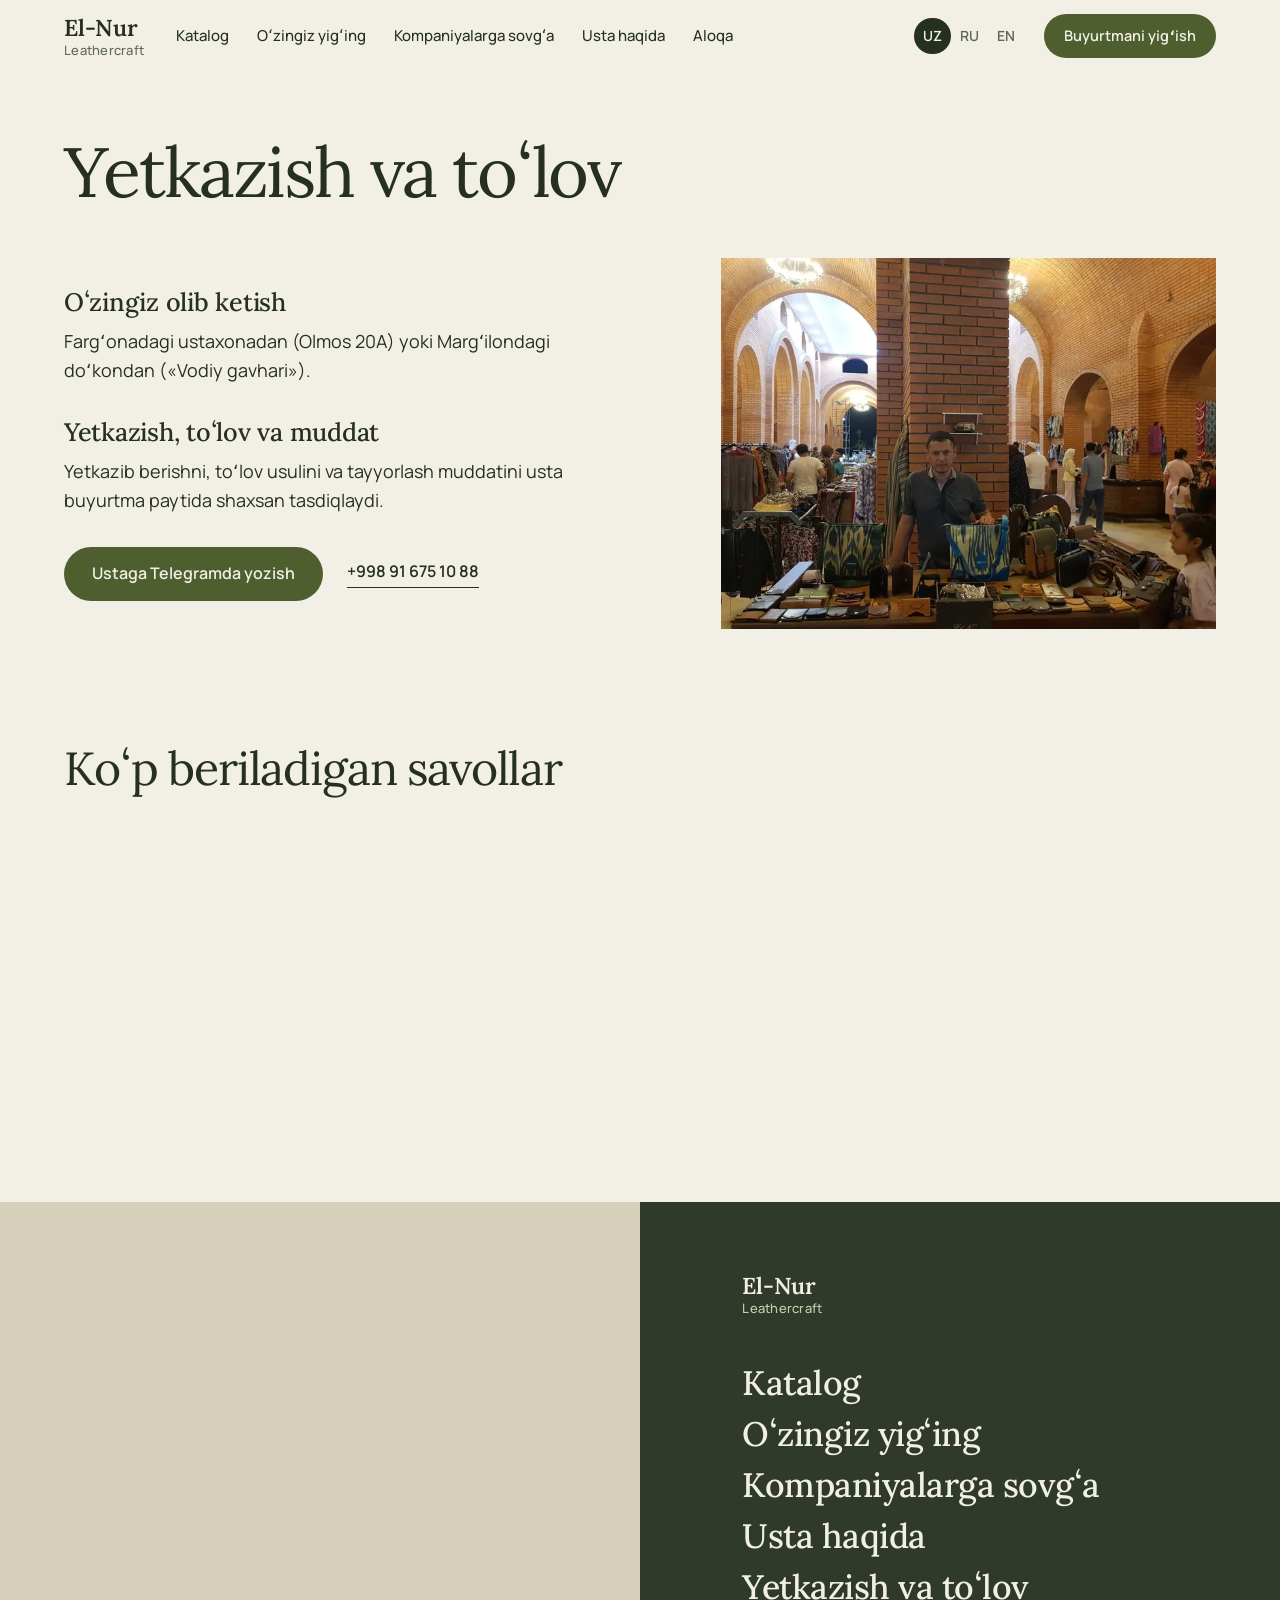
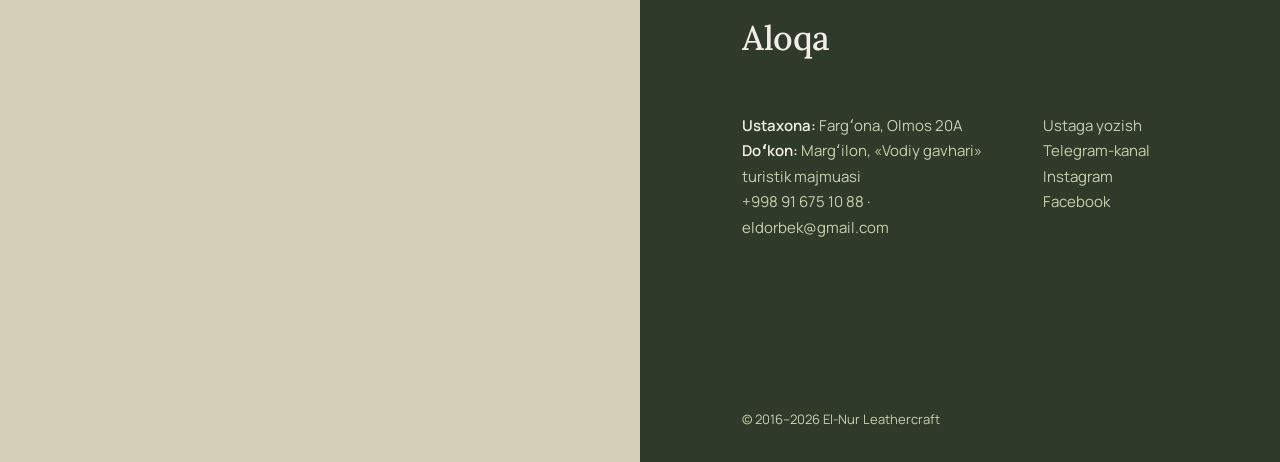
<file: yetkazish.html>
<!doctype html>
<html lang="uz">
<head>
<meta charset="utf-8">
<meta name="viewport" content="width=device-width, initial-scale=1">
<title>Yetkazish va toʻlov — El-Nur Leathercraft</title>
<meta name="description" content="Buyurtmani ustaxonadan yoki doʻkondan olib ketish; yetkazish va toʻlovni usta tasdiqlaydi.">
<link rel="canonical" href="https://rakhmatmir.github.io/elnur-leather/yetkazish.html">
<meta property="og:site_name" content="El-Nur Leathercraft"><meta property="og:type" content="website"><meta property="og:url" content="https://rakhmatmir.github.io/elnur-leather/yetkazish.html">
<meta property="og:title" content="Yetkazish va toʻlov — El-Nur Leathercraft"><meta property="og:description" content="Buyurtmani ustaxonadan yoki doʻkondan olib ketish; yetkazish va toʻlovni usta tasdiqlaydi.">
<meta property="og:image" content="https://rakhmatmir.github.io/elnur-leather/img/og.jpg"><meta property="og:image:width" content="1200"><meta property="og:image:height" content="630">
<meta name="twitter:card" content="summary_large_image"><meta name="twitter:image" content="https://rakhmatmir.github.io/elnur-leather/img/og.jpg">
<meta name="theme-color" content="#F1EFE6">
<link rel="icon" type="image/svg+xml" href="img/favicon.svg"><link rel="icon" type="image/png" sizes="48x48" href="img/favicon-48.png">
<link rel="preconnect" href="https://fonts.googleapis.com"><link rel="preconnect" href="https://fonts.gstatic.com" crossorigin>
<link href="https://fonts.googleapis.com/css2?family=Lora:wght@400;500;600&family=Manrope:wght@400;500;600;700&display=swap" rel="stylesheet">
<link rel="stylesheet" href="css/style.css?v=2111a">
<script>document.documentElement.className+=" js";try{if(sessionStorage.getItem("pt")){document.documentElement.className+=" pt-in";sessionStorage.removeItem("pt")}}catch(e){}setTimeout(function(){if(!window.__mot)document.documentElement.classList.add("nomotion")},3000);</script>
<script>window.PAGE_META={"uz":["Yetkazish va toʻlov — El-Nur Leathercraft","Buyurtmani ustaxonadan yoki doʻkondan olib ketish; yetkazish va toʻlovni usta tasdiqlaydi."],"ru":["Доставка и оплата — El-Nur Leathercraft","Самовывоз из мастерской или магазина; доставку и оплату мастер подтверждает лично."],"en":["Delivery & Payment — El-Nur Leathercraft","Pick up from the workshop or shop; delivery and payment are confirmed by the maker personally."]};</script>
</head>
<body class="home inner page-yetkazish" data-page="yetkazish">
<a class="skip" href="#main" data-t="skip">Asosiy qismga oʻtish</a>
<header class="site"><div class="wrap bar"><a class="logo" href="index.html" aria-label="El-Nur Leathercraft"><b>El-Nur</b><span>Leathercraft</span></a><nav class="nav" aria-label="Menu"><a href="katalog.html" data-t="nav.catalog">Katalog</a><a href="konstruktor.html" data-t="nav.build">Oʻzingiz yigʻing</a><a href="sovgalar.html" data-t="nav.gifts">Kompaniyalarga sovgʻa</a><a href="usta.html" data-t="nav.about">Usta haqida</a><a href="aloqa.html" data-t="nav.contact">Aloqa</a></nav><div class="end"><div class="lang" role="group" data-aria="lang.label" aria-label="Til"><button type="button" data-set="uz" aria-pressed="true">UZ</button><button type="button" data-set="ru" aria-pressed="false">RU</button><button type="button" data-set="en" aria-pressed="false">EN</button></div><a class="btn btn-primary btn-sm" href="konstruktor.html" data-t="cta.build">Buyurtmani yigʻish</a><button class="menu-btn" type="button" aria-expanded="false" aria-controls="drawer" data-aria="menu" aria-label="Menyu"><svg viewBox="0 0 24 24" width="20" height="20" fill="none" stroke="currentColor" stroke-width="1.7" stroke-linecap="round" aria-hidden="true"><path class="o" d="M4 8h16M4 16h16"/><path class="x" d="M6 6l12 12M18 6L6 18"/></svg><span class="t" data-t="menu">Menyu</span></button></div></div><div class="wrap drawer" id="drawer"><a href="katalog.html" data-t="nav.catalog">Katalog</a><a href="konstruktor.html" data-t="nav.build">Oʻzingiz yigʻing</a><a href="sovgalar.html" data-t="nav.gifts">Kompaniyalarga sovgʻa</a><a href="usta.html" data-t="nav.about">Usta haqida</a><a href="yetkazish.html" data-t="nav.delivery" aria-current="page">Yetkazish va toʻlov</a><a href="aloqa.html" data-t="nav.contact">Aloqa</a><div class="lang" role="group" data-aria="lang.label" aria-label="Til"><button type="button" data-set="uz" aria-pressed="true">UZ</button><button type="button" data-set="ru" aria-pressed="false">RU</button><button type="button" data-set="en" aria-pressed="false">EN</button></div><a class="btn btn-primary drawer-cta" href="konstruktor.html" data-t="cta.build">Buyurtmani yigʻish</a><p class="drawer-ct"><a data-link="tel" href="#" data-phone></a><a data-link="master" href="#" data-t="foot.write">Ustaga yozish</a></p></div></header>
<main id="main">
<section class="wrap page-head">
  <h1 class="rv" data-t="y.h1">Yetkazish va toʻlov</h1>
</section>

<section class="wrap y-grid">
  <div class="y-text">
    <div class="y-block rv"><h2 class="h3" data-t="y.pick">Oʻzingiz olib ketish</h2><p data-t="y.pickv">Fargʻonadagi ustaxonadan (Olmos 20A) yoki Margʻilondagi doʻkondan («Vodiy gavhari»).</p></div>
    <div class="y-block rv"><h2 class="h3" data-t="y.conf">Yetkazish, toʻlov va muddat</h2><p data-t="y.confv">Yetkazib berishni, toʻlov usulini va tayyorlash muddatini usta buyurtma paytida shaxsan tasdiqlaydi.</p></div>
    <div class="ctas rv"><a class="btn btn-primary" data-link="master" href="#" data-t="th.tg">Ustaga Telegramda yozish</a><a class="link" data-link="tel" href="#" data-phone></a></div>
  </div>
  <figure class="y-pic"><span class="cur" data-par><picture><source type="image/webp" srcset="img/shop-800.webp 800w, img/shop-1600.webp 1600w" sizes="(max-width: 768px) 100vw, 50vw"><img src="img/shop.jpg" width="1600" height="1200" data-alt="alt.shop" alt="El-Nur doʻkoni, Margʻilon"></picture></span></figure>
</section>

<section class="wrap y-faq" aria-labelledby="yfh">
  <h2 id="yfh" class="rv" data-t="hm.fh">Koʻp beriladigan savollar</h2>
  <div class="faq rv" id="faq"></div>
</section>
</main>

<footer class="h-foot">
  <div class="hf-photo"><span class="cur" data-par><picture><source type="image/webp" srcset="img/belt-800.webp 800w, img/belt-1280.webp 1280w" sizes="100vw"><img src="img/belt.jpg" width="1280" height="960" alt="" loading="lazy"></picture></span></div>
  <div class="hf-body">
    <a class="logo" href="index.html" aria-label="El-Nur Leathercraft"><b>El-Nur</b><span>Leathercraft</span></a>
    <nav class="hf-menu" aria-label="Footer"><a href="katalog.html" data-t="nav.catalog">Katalog</a><a href="konstruktor.html" data-t="nav.build">Oʻzingiz yigʻing</a><a href="sovgalar.html" data-t="nav.gifts">Kompaniyalarga sovgʻa</a><a href="usta.html" data-t="nav.about">Usta haqida</a><a href="yetkazish.html" data-t="nav.delivery">Yetkazish va toʻlov</a><a href="aloqa.html" data-t="nav.contact">Aloqa</a></nav>
    <div class="hf-info">
      <div><b data-t="foot.workshop">Ustaxona:</b> <span data-t="foot.workshopv">Fargʻona, Olmos 20A</span><br><b data-t="foot.shop">Doʻkon:</b> <span data-t="foot.shopv">Margʻilon, «Vodiy gavhari» turistik majmuasi</span><br><a data-link="tel" href="#" data-phone></a> · <a data-link="mail" href="#" data-email></a></div>
      <div><a data-link="master" href="#" data-t="foot.write">Ustaga yozish</a><br><a data-link="channel" href="#" data-t="foot.channel">Telegram-kanal</a><br><a data-link="ig" href="#">Instagram</a><br><a data-link="fb" href="#">Facebook</a></div>
    </div>
    <p class="hf-legal" data-t="foot.copy">© 2016–2026 El-Nur Leathercraft</p>
  </div>
</footer>
<div class="fab"><a class="tg" data-link="master" href="#" data-aria="fab.tg" aria-label="Ustaga Telegramda yozish"><svg viewBox="0 0 24 24" fill="none" stroke="currentColor" stroke-width="1.7" stroke-linejoin="round" aria-hidden="true"><path d="M21 4L3 11.2l6.3 2.3L18 7.5l-6.6 7.2 7.1 5.3L21 4z"/></svg></a></div>
<div class="pt" aria-hidden="true"></div>
<script src="js/i18n.js?v=2111a" defer></script>
<script src="js/config.js?v=2111a" defer></script>
<script src="js/products.js?v=2111a" defer></script>
<script src="js/main.js?v=2111a" defer></script>
<script src="js/motion.js?v=2111a" defer></script>
</body>
</html>
</file>
<file: css/style.css>
/* El-Nur Leathercraft — «Олива и лён» (дизайн.md). Палитра и шрифты (Lora + Manrope) не менять. Один файл для всего сайта. */
:root{
  --bg:#F1EFE6; --surface:#FFFFFF; --line:#DEDAC9; --text:#26301F; --muted:#5F6853;
  --accent:#4E5E2E; --accent-hover:#435127; --accent-press:#384421;
  --dark:#2F3A2A; --dark-2:#38452F; --on-dark:#F1EFE6; --on-dark-muted:#C9CFAE; --ph:#D6D0BA;
  --sel:#F7F7F0; --error:#9A3B2A;
  --r:18px; --header:72px; --bar:72px; --m:clamp(16px,5vw,80px); --gap:24px; --sec:clamp(72px,9vw,140px);
  --serif:"Lora",Georgia,serif; --sans:"Manrope",system-ui,-apple-system,"Segoe UI",sans-serif;
  --out:cubic-bezier(.16,1,.3,1);
  --soft:cubic-bezier(.22,.61,.36,1);
}
*{box-sizing:border-box;margin:0;padding:0}
html{-webkit-text-size-adjust:100%;scroll-behavior:smooth;scroll-padding-top:calc(var(--header) + 16px)}
body{background:var(--bg);color:var(--text);font:400 17px/1.6 var(--sans);-webkit-font-smoothing:antialiased;overflow-x:hidden}
a{color:inherit}
svg{display:block}
img{max-width:100%;display:block}
picture{display:contents}
figure{margin:0}
ul,ol{list-style:none}
button{font-family:inherit}
[hidden]{display:none!important}
.wrap{max-width:1720px;margin:0 auto;padding-left:var(--m);padding-right:var(--m)}
.g12{display:grid;grid-template-columns:repeat(12,minmax(0,1fr));column-gap:var(--gap);padding-left:var(--m);padding-right:var(--m);max-width:1720px;margin:0 auto}
:focus-visible{outline:2px solid var(--accent);outline-offset:3px}
.on-dark :focus-visible,.h-foot :focus-visible,.kb-total :focus-visible,.mbar :focus-visible{outline-color:var(--on-dark-muted)}
.sr{position:absolute;width:1px;height:1px;overflow:hidden;clip:rect(0 0 0 0);white-space:nowrap}
.skip{position:fixed;left:12px;top:-60px;z-index:100;background:var(--dark);color:var(--on-dark);padding:12px 18px;border-radius:999px;text-decoration:none;font-weight:600;transition:top .2s}
.skip:focus{top:12px}

/* ---------- типографика ---------- */
h1,h2,h3{font-family:var(--serif);font-weight:400;text-wrap:balance}
h1{font-size:clamp(36px,1rem + 4.2vw,80px);line-height:1.02;letter-spacing:-.03em}
h2{font-size:clamp(30px,1.3rem + 2vw,58px);line-height:1.04;letter-spacing:-.025em}
h3,.h3{font:500 clamp(22px,1.1rem + .6vw,28px)/1.2 var(--serif);letter-spacing:-.01em}
.lead{margin-top:24px;max-width:36em;font-size:clamp(17px,1rem + .3vw,20px);line-height:1.55}
.fine{font-size:14px;line-height:1.5;color:var(--muted)}
.link{font-weight:600;font-size:16px;text-decoration:none;border-bottom:1.5px solid currentColor;padding-bottom:2px;transition:color .2s,border-color .2s}
.link:hover{color:var(--accent)}
.ctas{display:flex;flex-wrap:wrap;align-items:center;gap:16px 24px;margin-top:32px}

/* ---------- шапка ---------- */
.site{position:sticky;top:0;z-index:30;background:var(--bg);color:var(--text)}
.bar{display:flex;align-items:center;gap:32px;height:var(--header)}
.logo{display:flex;flex-direction:column;text-decoration:none;line-height:1;flex:none}
.logo b{font:600 23px/1 var(--serif);letter-spacing:-.01em}
.logo span{font:500 13px/1 var(--sans);color:var(--muted);margin-top:5px;letter-spacing:.02em}
.nav{display:flex;gap:28px}
.nav a{font-size:15px;font-weight:500;text-decoration:underline;text-decoration-color:transparent;text-underline-offset:7px;padding:6px 0;transition:text-decoration-color .25s}
.nav a:hover,.nav a[aria-current="page"]{text-decoration-color:currentColor}
.end{margin-left:auto;display:flex;align-items:center;gap:20px}
.lang{display:flex;align-items:center;font-size:14px;font-weight:600;color:var(--muted)}
.lang button{font:inherit;color:inherit;background:none;border:0;cursor:pointer;padding:7px 9px;border-radius:999px;transition:background-color .2s,color .2s}
.lang button:hover{color:var(--text)}
.lang button[aria-pressed="true"]{color:var(--on-dark);background:var(--text)}
.menu-btn{display:none;align-items:center;gap:8px;height:44px;padding:0 14px;border:0;border-radius:999px;background:var(--surface);color:var(--text);font:600 14px/1 var(--sans);cursor:pointer}
.drawer{display:none;padding-top:8px;padding-bottom:20px}
.drawer.open{display:block}
.drawer a{display:block;padding:12px 0;font-size:18px;font-weight:500;text-decoration:none}
.drawer a[aria-current="page"]{color:var(--accent)}
.drawer .lang{margin-top:10px}
.menu-btn .x{display:none}
.menu-btn[aria-expanded="true"] .x{display:inline}
.menu-btn[aria-expanded="true"] .o{display:none}
.drawer a.btn{display:flex;margin-top:18px;padding:14px 28px;font-size:16px;color:var(--on-dark)}
.drawer .drawer-ct{display:flex;flex-wrap:wrap;gap:0 24px;margin-top:6px}
.drawer .drawer-ct a{font-size:16px;font-weight:600}

/* ---------- кнопки ---------- */
.btn{display:inline-flex;align-items:center;justify-content:center;gap:10px;min-height:54px;padding:14px 28px;max-width:100%;border-radius:999px;border:0;font:600 16px/1.2 var(--sans);text-align:center;text-decoration:none;cursor:pointer;transition:background-color .25s,color .25s,transform .25s var(--out),box-shadow .25s}
.btn svg{width:18px;height:18px;flex:none;transition:transform .3s var(--out)}
@media (hover:hover){.btn:hover{transform:translateY(-2px)}.btn:hover svg.arr{transform:translateX(4px)}}
.btn:active{transform:translateY(0) scale(.98);transition-duration:.08s}
.btn:disabled{background:var(--line);color:var(--muted);cursor:not-allowed}
.btn-primary{background:var(--accent);color:var(--on-dark)}
.btn-primary:hover{background:var(--accent-hover)}
.btn-primary:active{background:var(--accent-press)}
.btn-light{background:var(--on-dark);color:var(--dark)}
.btn-light:hover{background:var(--surface)}
.btn-line{background:var(--surface);color:var(--text)}
.btn-line:hover{background:var(--sel);box-shadow:inset 0 0 0 1.5px var(--text)}
.btn-sm{min-height:44px;padding:10px 20px;font-size:14.5px}

/* ---------- движение ---------- */
.js:not(.nomotion) .rv{opacity:0;transform:translateY(var(--ry,22px));transition:opacity 1.1s var(--soft) 0ms,transform 1.2s var(--soft) 0ms}
.js:not(.nomotion) .rv.in{transition:opacity 1.7s var(--soft) var(--d,0ms),transform 1.9s var(--soft) var(--d,0ms)}
.js:not(.nomotion) .rv.in{opacity:1;transform:none}
.cur{display:block;position:relative;overflow:hidden;background:var(--ph)}
.cur img{width:100%;height:100%;object-fit:cover}
.js:not(.nomotion) .cur img{clip-path:inset(100% 0 0 0);scale:1.16;opacity:0;transition:clip-path 1.2s var(--soft),scale 1.4s var(--soft),opacity 1.1s var(--soft),transform .9s var(--soft)}
.js:not(.nomotion) .cur.in img{opacity:1;transition:clip-path 1.9s cubic-bezier(.65,0,.25,1) var(--d,0ms),scale 2.6s var(--soft) var(--d,0ms),opacity 1.4s var(--soft) var(--d,0ms),transform .9s var(--soft)}
.js:not(.nomotion) .cur.in img{clip-path:inset(0 0 0 0);scale:1}
.js:not(.nomotion) .cur-hero img{clip-path:inset(0 100% 0 0);scale:1.25}
.js:not(.nomotion) .cur-hero.in img{transition-duration:2.4s,3.2s,1.6s,.9s}
.js:not(.nomotion) .cur[data-par] img{scale:1.3}
.js:not(.nomotion) .cur[data-par].in img{scale:1.1}
.nomotion .cur[data-par] img{scale:1.1}
@media (hover:hover){a.cur:hover img,.pc-link:hover .cur img,.panel:hover .cur img{transform:scale(1.045)}}
.pt{position:fixed;inset:0;z-index:999;background:var(--bg);opacity:0;visibility:hidden;pointer-events:none}
.pt.on{visibility:visible;opacity:1;transition:opacity .7s var(--soft)}
.pt-in .pt{visibility:visible;opacity:1}
.pt.out{visibility:visible;opacity:0;transition:opacity 1s var(--soft)}
@media (prefers-reduced-motion:no-preference){
  @view-transition{navigation:auto}
  ::view-transition{background:var(--bg)}
  ::view-transition-group(root){animation-duration:1.1s}
  ::view-transition-old(root){animation:vt-out .75s cubic-bezier(.4,0,.2,1) both}
  ::view-transition-new(root){animation:vt-in 1.1s cubic-bezier(.22,.61,.36,1) .25s both}
}
@keyframes vt-out{to{opacity:0;transform:translateY(-8px)}}
@keyframes vt-in{from{opacity:0;transform:translateY(12px)}}
.toast{position:fixed;left:50%;bottom:24px;z-index:80;max-width:min(92vw,460px);background:var(--dark);color:var(--on-dark);padding:14px 20px;border-radius:14px;font-size:15px;line-height:1.4;opacity:0;transform:translate(-50%,16px);pointer-events:none;transition:opacity .3s,transform .4s var(--out)}
.toast.on{opacity:1;transform:translate(-50%,0)}

/* ---------- 1. первый экран ---------- */
.h-hero{padding-top:clamp(28px,4vw,64px)}
.h-top{align-items:end;row-gap:28px}
.h-title{grid-column:1/9;font-size:clamp(40px,1rem + 4.2vw,84px);line-height:.98;letter-spacing:-.035em}
.h-side{grid-column:9/13;padding-bottom:10px}
.h-lead{font-size:17px;line-height:1.55;max-width:34ch}
.h-ctas{display:flex;align-items:center;gap:24px;margin-top:28px;flex-wrap:wrap}
.h-rail{margin-top:clamp(36px,4.5vw,72px);align-items:start}
figcaption{font-size:14px;color:var(--muted);margin-top:12px;line-height:1.4}
.pr-sq{grid-column:1/4}.pr-sq .cur{aspect-ratio:1/1}
.pr-tall{grid-column:4/8}.pr-tall .cur{aspect-ratio:3/4}
.pr-wide{grid-column:8/13}.pr-wide .cur{aspect-ratio:4/3}
.pr-wide img{object-position:62% 50%}

/* ---------- 2. конструктор ---------- */
.h-build{background:var(--dark);color:var(--on-dark);margin-top:var(--sec);padding:clamp(64px,8vw,128px) 0}
.h-build-grid{display:grid;grid-template-columns:minmax(0,5fr) minmax(0,7fr);gap:clamp(40px,5vw,96px);align-items:center}
.h-build-text>p{margin-top:24px;font-size:18px;max-width:34ch}
.h-steps{margin:32px 0 36px;display:flex;flex-direction:column;gap:18px}
.h-steps b{display:block;font:500 22px/1.25 var(--serif)}
.h-steps span{color:var(--on-dark-muted);font-size:16px}

.builder{background:var(--bg);color:var(--text);border-radius:var(--r);padding:22px;display:grid;grid-template-columns:1.25fr 1fr;gap:22px}
.stage{background:var(--surface);border-radius:12px;display:flex;flex-direction:column;justify-content:space-between;gap:8px;padding:16px;min-width:0}
.stage-top{display:flex;justify-content:space-between;align-items:center;font-size:14px;font-weight:600}
.stage-top span{color:var(--muted);font-weight:500}
.art{width:100%;height:auto;margin:auto 0}
.chips{display:flex;flex-wrap:wrap;gap:6px}
.chip{font-size:13px;line-height:1;padding:7px 11px;border-radius:999px;background:var(--bg);color:var(--text)}
.disclaimer{margin-top:12px;font-size:13px;line-height:1.45;color:var(--muted)}
.controls{display:flex;flex-direction:column;gap:18px;min-width:0}
.ctl-label{font-size:14px;font-weight:700;margin-bottom:9px}
.ctl-label span{font-weight:500;color:var(--muted)}
.ctl-label .k{color:var(--text);font-weight:700}
.items{display:grid;grid-template-columns:1fr 1fr;gap:8px}
.item{font:inherit;color:inherit;text-align:left;cursor:pointer;border:0;border-radius:12px;background:var(--surface);padding:10px 12px;box-shadow:inset 0 0 0 1px var(--line);transition:box-shadow .2s,background-color .2s,transform .25s var(--out);min-width:0}
.item b{display:block;font-size:14.5px;font-weight:600;line-height:1.25}
.item small{display:block;font-size:13px;color:var(--muted);margin-top:2px;line-height:1.3}
@media (hover:hover){.item:hover{box-shadow:inset 0 0 0 1px var(--muted);transform:translateY(-2px)}}
.item:active{transform:scale(.98)}
.item[aria-pressed="true"]{box-shadow:inset 0 0 0 2px var(--accent);background:var(--sel)}
.swatches{display:flex;flex-wrap:wrap;gap:12px}
.sw{width:36px;height:36px;border-radius:50%;border:0;cursor:pointer;box-shadow:inset 0 0 0 1px rgba(38,48,31,.18);position:relative;transition:transform .25s var(--out)}
@media (hover:hover){.sw:hover{transform:scale(1.12)}}
.sw:active{transform:scale(.94)}
.sw[aria-pressed="true"]::after{content:"";position:absolute;inset:-5px;border-radius:50%;box-shadow:0 0 0 2px var(--accent)}
.field{display:flex;align-items:center;gap:10px;height:48px;border-radius:12px;background:var(--surface);box-shadow:inset 0 0 0 1px var(--line);padding:0 14px;transition:box-shadow .2s;cursor:text}
.field:focus-within{box-shadow:inset 0 0 0 2px var(--accent)}
.field input{flex:1;min-width:0;width:100%;border:0;outline:0;background:transparent;font:600 15px var(--sans);color:var(--text);letter-spacing:.06em;text-transform:uppercase}
.field input::placeholder{color:#8F9582;letter-spacing:0;text-transform:none;font-weight:500}
.field small{font-size:13px;color:var(--muted);white-space:nowrap;margin-left:auto}
.field.wide{width:100%;height:54px}
.check{display:flex;align-items:center;gap:10px;font-size:14.5px;cursor:pointer;margin-top:12px}
.check input{appearance:none;-webkit-appearance:none;width:24px;height:24px;border-radius:7px;background:var(--surface);box-shadow:inset 0 0 0 1px var(--muted);display:grid;place-items:center;cursor:pointer;flex:none;margin:0;transition:background-color .2s}
.check input:checked{background:var(--accent);box-shadow:none}
.check input:checked::after{content:"";width:11px;height:6px;border:2px solid var(--on-dark);border-top:0;border-right:0;transform:rotate(-45deg) translate(1px,-1px)}
.check b{font-weight:500}
.check .pr{color:var(--muted);white-space:nowrap;margin-left:auto;font-size:13px}
.total{grid-column:1/-1;background:var(--dark);color:var(--on-dark);border-radius:14px;padding:16px 16px 16px 22px;display:flex;align-items:center;gap:20px}
.sum{font:500 30px/1 var(--serif);letter-spacing:-.01em;white-space:nowrap}
.sum small{font:500 14px var(--sans);color:var(--on-dark-muted);margin-right:8px}
.sum .cur-l{font-size:.6em}
.total p{font-size:13px;line-height:1.4;color:var(--on-dark-muted);margin-top:6px;max-width:30em}
.total .btn{margin-left:auto;flex:none}

/* ---------- 3. что шьём ---------- */
.h-band-sec{margin-top:var(--sec)}
.h-band-sec h2{margin-bottom:clamp(28px,4vw,56px)}
.band{display:flex;height:clamp(420px,68svh,720px)}
.panel{position:relative;flex:2 1 0;overflow:hidden;text-decoration:none;color:var(--on-dark);transition:flex-grow .6s var(--out)}
.panel.p1{flex-grow:5}.panel.p3{flex-grow:3}
.panel .cur{position:absolute;inset:0}
.panel::after{content:"";position:absolute;inset:auto 0 0 0;height:45%;background:linear-gradient(to top,rgba(20,24,16,.62),rgba(20,24,16,0));pointer-events:none;z-index:1}
.p-t{position:absolute;left:24px;bottom:22px;right:20px;z-index:2}
.p-t b{display:block;font:500 clamp(20px,1.2rem + .5vw,28px)/1.15 var(--serif);letter-spacing:-.01em}
@media (hover:hover){.band:hover .panel{flex-grow:2}.band .panel:hover{flex-grow:6}}
.panel:focus-visible{outline-offset:-4px;outline-color:var(--on-dark)}
.band-foot{display:flex;justify-content:space-between;align-items:baseline;gap:24px;margin-top:20px}
.band-foot p{font-size:16px;color:var(--muted)}

/* ---------- 4. ремешки и карточки изделий ---------- */
.h-straps{margin-top:var(--sec)}
.straps-head{display:flex;justify-content:space-between;align-items:flex-end;gap:24px}
.straps-head p{margin-top:16px;max-width:40ch;font-size:17px}
.straps{display:grid;grid-template-columns:repeat(6,minmax(0,1fr));gap:32px var(--gap);padding:40px var(--m) 0;max-width:1720px;margin:0 auto}
.pcard{display:flex;flex-direction:column;min-width:0}
.pc-link{display:flex;flex-direction:column;height:100%;text-decoration:none}
.pc-img{aspect-ratio:1/1;background:var(--surface)}
.pc-name{margin-top:14px;font:600 16.5px/1.3 var(--sans);min-height:2.6em;display:block}
.pc-price{margin-top:auto;padding-top:6px;font-size:15px;min-height:3.2em}
.pv{font-weight:600}
.pn{display:block;font-size:13px;color:var(--muted);line-height:1.35}
.pd-price .pn,.o-sum .pn{display:inline}
.pcard.more{background:var(--dark);color:var(--on-dark);border-radius:var(--r);padding:22px;gap:10px;justify-content:flex-start}
.pcard.more b{font:500 20px/1.2 var(--serif)}
.pcard.more p{color:var(--on-dark-muted);font-size:15px;line-height:1.45}
.pcard.more .btn{margin-top:auto;align-self:stretch}

/* ---------- 5. мастер ---------- */
.h-about{margin-top:var(--sec)}
.about-lead{font-size:clamp(18px,1rem + .4vw,22px);line-height:1.5;margin-top:24px;max-width:46ch}
.about-tiles{display:grid;grid-template-columns:repeat(12,minmax(0,1fr));gap:16px var(--gap);margin-top:clamp(32px,4.5vw,64px);align-items:start}
.about-photo{grid-column:1/9;position:relative}
.about-photo .cur{aspect-ratio:16/10}
.about-note{position:absolute;top:0;right:0;width:min(340px,48%);background:var(--bg);padding:20px 22px;font-size:16px;line-height:1.5;z-index:2}
.about-side{grid-column:9/13;display:flex;flex-direction:column;gap:28px}
.about-tile{background:var(--dark);color:var(--on-dark);display:grid;grid-template-columns:1fr 1fr;gap:32px 20px;padding:32px 28px;border-radius:var(--r)}
.facts dt{font:500 clamp(22px,1rem + .8vw,30px)/1.1 var(--serif);letter-spacing:-.01em}
.facts dd{font-size:14px;color:var(--on-dark-muted);margin-top:6px;line-height:1.4}
.about-side .link{align-self:flex-start}

/* ---------- 6. как проходит заказ ---------- */
.h-how{margin-top:var(--sec)}
.how-row{display:grid;grid-template-columns:repeat(4,minmax(0,1fr));gap:var(--gap);margin-top:40px}
.how-row li{background:var(--surface);border-radius:var(--r);padding:28px 26px 32px}
.how-row b{display:block;font:500 23px/1.2 var(--serif);margin-bottom:10px}
.how-row span{font-size:16px}

/* ---------- 7. вопросы ---------- */
.h-faq{margin-top:var(--sec);background:var(--surface);padding:clamp(64px,7vw,112px) 0}
.faq-grid{display:grid;grid-template-columns:minmax(0,6fr) minmax(0,5fr);gap:clamp(40px,5vw,96px);align-items:start}
.faq{max-width:760px;margin-top:28px}
.faq details{border-top:1px solid var(--line)}
.faq details:last-child{border-bottom:1px solid var(--line)}
.faq summary{list-style:none;cursor:pointer;padding:20px 40px 20px 0;font:600 18px/1.4 var(--sans);position:relative;transition:color .2s}
.faq summary:hover{color:var(--accent)}
.faq summary::-webkit-details-marker{display:none}
.faq summary::after{content:"";position:absolute;right:6px;top:50%;width:10px;height:10px;border-right:2px solid currentColor;border-bottom:2px solid currentColor;transform:translateY(-70%) rotate(45deg);transition:transform .3s var(--out)}
.faq details[open] summary::after{transform:translateY(-30%) rotate(-135deg)}
.faq details p{padding:0 40px 22px 0;color:var(--muted)}
.faq-end{display:flex;align-items:center;gap:24px;margin-top:32px;flex-wrap:wrap}
.faq-pics{position:relative;padding-bottom:72px}
.fp-tall .cur{aspect-ratio:1/1}
.fp-sq{position:absolute;left:-40px;bottom:0;width:34%;background:var(--surface);padding:10px}
.fp-sq .cur{aspect-ratio:3/4}

/* ---------- 8. компаниям / 9. связь ---------- */
.h-corp{margin-top:var(--sec)}
.corp2{display:grid;grid-template-columns:minmax(0,4fr) minmax(0,6fr);gap:clamp(32px,5vw,96px);align-items:center}
.corp-photo{max-width:420px}
.corp-photo .cur{aspect-ratio:4/5}
.corp-body .t{margin-top:20px;max-width:40ch}
.corp-body .btn{margin-top:28px}
.h-contact{display:grid;grid-template-columns:repeat(12,minmax(0,1fr));gap:var(--gap);align-items:start;padding-top:var(--sec);padding-bottom:var(--sec)}
.c-sentence{grid-column:1/8;font:400 clamp(26px,1rem + 1.8vw,44px)/1.15 var(--serif);letter-spacing:-.02em;max-width:22ch}
.c-links{grid-column:9/13;display:flex;flex-direction:column;gap:12px}
.c-links h2{font:600 18px/1.3 var(--sans);letter-spacing:0;margin-bottom:8px}
.c-links a{font-size:19px;text-decoration:underline;text-underline-offset:4px;text-decoration-thickness:1.5px;transition:color .2s}
.c-links a:hover{color:var(--accent)}
.c-links small{font-size:14px;color:var(--muted);margin-top:6px}

/* ---------- подвал ---------- */
.h-foot{display:grid;grid-template-columns:1fr 1fr;min-height:min(100svh,860px);background:var(--dark);color:var(--on-dark);margin-top:0}
.hf-photo{position:relative;overflow:hidden;min-height:320px}
.hf-photo .cur{position:absolute;inset:0}
.hf-photo img{object-position:55% 45%}
.hf-body{padding:72px var(--m) 32px clamp(32px,8vw,140px);display:flex;flex-direction:column}
.h-foot .logo span{color:var(--on-dark-muted)}
.hf-menu{display:flex;flex-direction:column;gap:12px;margin-top:48px}
.hf-menu a{font:500 clamp(24px,1rem + 1.4vw,38px)/1.15 var(--serif);text-decoration:none;letter-spacing:-.015em;transition:transform .4s var(--out),color .3s;align-self:flex-start}
@media (hover:hover){.hf-menu:hover a{color:var(--on-dark-muted)}.hf-menu a:hover{color:var(--on-dark);transform:translateX(12px)}}
.hf-info{display:grid;grid-template-columns:1.6fr 1fr;gap:24px;margin-top:56px;font-size:15px;line-height:1.7;color:var(--on-dark-muted)}
.hf-info b{color:var(--on-dark);font-weight:600}
.hf-info a{text-decoration:none}
.hf-info a:hover{color:var(--on-dark);text-decoration:underline}
.hf-legal{margin-top:auto;padding-top:40px;font-size:13px;color:var(--on-dark-muted)}
main + .h-foot{margin-top:var(--sec)}
.page-konstruktor .h-foot{margin-top:var(--sec)}

/* ---------- плавающие кнопки ---------- */
.fab{display:none;position:fixed;right:14px;bottom:14px;z-index:40;flex-direction:column;gap:10px;opacity:0;transform:translateY(10px);pointer-events:none;transition:opacity .3s,transform .4s var(--out)}
.scrolled:not(.typing):not(.at-foot) .fab{opacity:1;transform:none;pointer-events:auto}
.fab a{width:46px;height:46px;border-radius:50%;display:grid;place-items:center;transition:transform .25s var(--out),background-color .2s}
.fab a:active{transform:scale(.94)}
.fab a svg{width:21px;height:21px}
.moving .fab{opacity:0!important;pointer-events:none!important}
.fab .tg{background:var(--accent);color:var(--on-dark)}
.fab .call{background:var(--surface);color:var(--text)}

/* ---------- внутренние страницы ---------- */
.page-head{padding-top:clamp(36px,5vw,80px)}
.page-head h1{max-width:20ch}
.page-head .lead{max-width:38em}
.crumbs{display:flex;flex-wrap:wrap;gap:10px;align-items:center;font-size:14.5px;color:var(--muted)}
.crumbs a{text-decoration:underline;text-underline-offset:4px}
.crumbs span:last-child{color:var(--text)}
.filters{display:flex;flex-wrap:wrap;gap:8px;margin-top:36px}
.fchip{font:600 14px/1 var(--sans);padding:13px 18px;border-radius:999px;border:0;cursor:pointer;background:var(--surface);color:var(--text);transition:background-color .25s,color .25s,transform .25s var(--out)}
@media (hover:hover){.fchip:hover{transform:translateY(-2px)}}
.fchip[aria-pressed="true"]{background:var(--accent);color:var(--on-dark)}
.cat{display:grid;grid-template-columns:repeat(4,minmax(0,1fr));gap:40px var(--gap);margin-top:clamp(28px,4vw,56px)}
.cat .pcard.more{justify-content:center;gap:16px;padding:28px}
.cat .pcard.more .btn{margin-top:0;align-self:flex-start}
.cat .pcard.more b{font-size:clamp(20px,1rem + .6vw,28px);line-height:1.25;max-width:24ch}
.cat-end{display:flex;flex-wrap:wrap;align-items:center;gap:16px 28px;margin-top:clamp(48px,6vw,88px)}
.cat-end p{font:400 clamp(20px,1rem + .6vw,28px)/1.25 var(--serif);max-width:26ch}

.pd{display:grid;grid-template-columns:minmax(0,7fr) minmax(0,5fr);gap:clamp(32px,5vw,96px);align-items:start;margin-top:28px}
.pd-main{background:var(--surface)}
.pd-main .cur{display:flex;justify-content:center;width:100%}
.pd-main .cur{background:var(--surface)}
.pd-main img{width:100%;height:auto;max-height:78svh;object-fit:contain}
.pd-price.ask .pn{font:500 15px/1.4 var(--sans)}
.pd-spec{margin-top:14px;font-size:15.5px;color:var(--muted)}
.pd-how{margin-top:24px;max-width:34em}
.pd-how h2{font-size:20px;margin-bottom:10px}
.pd-how ol{counter-reset:h}
.pd-how li{counter-increment:h;display:grid;grid-template-columns:30px 1fr;padding:9px 0;border-top:1px solid var(--line);font-size:15.5px;line-height:1.45}
.pd-how li::before{content:counter(h);font:500 20px/1.2 var(--serif);color:var(--muted)}
@media (max-height:900px){.pd-info{position:static}}
.pd-thumbs{display:flex;gap:10px;margin-top:12px}
.pd-thumbs button{width:76px;height:76px;border:0;padding:0;background:var(--surface);cursor:pointer;opacity:.6;transition:opacity .2s}
.pd-thumbs button[aria-pressed="true"],.pd-thumbs button:hover{opacity:1}
.pd-thumbs img{width:100%;height:100%;object-fit:cover}
.pd-info{position:sticky;top:calc(var(--header) + 24px)}
.pd-cat{font-size:15px;color:var(--muted);font-weight:500;margin-bottom:14px}
.pd-info h1{font-size:clamp(34px,1rem + 3vw,60px)}
.pd-price{margin-top:20px;font:500 clamp(22px,1rem + .8vw,30px)/1.2 var(--serif)}
.pd-desc{margin-top:18px;max-width:34em;font-size:17.5px}
.pd-btns{display:flex;flex-wrap:wrap;gap:12px;margin:28px 0 14px}
.order-box{margin-top:32px;background:var(--surface);border-radius:var(--r);padding:28px}
.order-box .form{gap:16px}
.order-box .fld .inp,.order-box .fld textarea{background:var(--bg)}
.thanks .btn-line{background:var(--bg);box-shadow:inset 0 0 0 1.5px var(--line)}
.thanks .row{align-items:center;gap:14px 22px}
.order-box .thanks .btn-line{background:var(--surface)}
.pd-missing{padding-top:80px;display:flex;flex-direction:column;align-items:flex-start;gap:24px}
.pd-rel{margin-top:var(--sec)}
.pd-rel .cat{grid-template-columns:repeat(3,minmax(0,1fr))}

/* страницы: подарки, мастер, доставка, контакты */
.g-show{display:grid;grid-template-columns:repeat(3,minmax(0,1fr));gap:var(--gap);margin-top:clamp(32px,4vw,56px)}
.g-show .cur{aspect-ratio:1/1}
.g-how,.u-process,.u-visit,.u-press,.y-faq,.ct-links-sec,.g-form,.u-sax{margin-top:var(--sec)}
.steps-list{max-width:760px;margin-top:28px;counter-reset:s}
.steps-list li{counter-increment:s;display:grid;grid-template-columns:56px 1fr;column-gap:8px;padding:20px 0;border-top:1px solid var(--line)}
.steps-list li:last-child{border-bottom:1px solid var(--line)}
.steps-list li::before{content:counter(s);grid-row:span 2;font:500 28px/1 var(--serif);color:var(--muted)}
.steps-list b{font-weight:700}
.g-how .fine{margin-top:20px;max-width:46ch}
.u-intro{display:grid;grid-template-columns:minmax(0,7fr) minmax(0,5fr);gap:clamp(32px,5vw,96px);align-items:start;margin-top:clamp(28px,4vw,56px)}
.u-a .cur{aspect-ratio:3/2}
.u-process>p{margin-top:16px;max-width:46ch;color:var(--muted)}
.u-row{display:grid;grid-template-columns:repeat(3,minmax(0,1fr));gap:var(--gap);margin-top:36px}
.u-row .cur{aspect-ratio:3/4}
.u-row figure:first-child{max-width:392px;width:100%;margin-inline:auto}
.u-visit{display:grid;grid-template-columns:minmax(0,6fr) minmax(0,5fr);gap:clamp(32px,5vw,96px);align-items:center}
.u-shop .cur{aspect-ratio:4/3}
.u-visit p{margin-top:18px;max-width:34em}
.u-press p{margin-top:12px;font-size:19px}
.y-grid{display:grid;grid-template-columns:minmax(0,6fr) minmax(0,5fr);gap:clamp(32px,5vw,96px);align-items:center;margin-top:clamp(28px,4vw,56px)}
.y-block+.y-block{margin-top:32px}
.y-block p{margin-top:10px;max-width:32em;font-size:18px}
.y-pic .cur{aspect-ratio:4/3}
.ct-grid{display:grid;grid-template-columns:minmax(0,6fr) minmax(0,5fr);gap:clamp(32px,5vw,96px);align-items:start;margin-top:clamp(28px,4vw,56px)}
.place{background:var(--surface);border-radius:var(--r);padding:26px 28px;margin-bottom:12px}
.place p{margin-top:6px;font-size:17px}
.place-btns{margin-top:14px;display:flex;flex-wrap:wrap;gap:10px}
.place-btns:empty{display:none}
.place-ask{display:flex;flex-direction:column;align-items:flex-start;gap:14px;background:transparent;padding:6px 0}
.place-ask p{margin:0;color:var(--muted)}
.map{border-radius:12px;overflow:hidden;aspect-ratio:4/3;margin-top:16px}
.map iframe{width:100%;height:100%;border:0;display:block}
.ct-pic .cur{aspect-ratio:4/3}
.cgrid{margin-top:28px;display:grid;grid-template-columns:repeat(2,minmax(0,1fr));gap:12px 16px}
.cgrid li{display:grid;grid-template-columns:minmax(0,1fr) auto;gap:16px;align-items:center;background:var(--surface);border-radius:12px;padding:16px 20px}
.cgrid b{display:block;font-weight:700}
.cgrid span{color:var(--muted);font-size:15px;overflow-wrap:anywhere}

/* ---------- формы ---------- */
.form{display:flex;flex-direction:column;gap:18px}
.fld label,.fld .lb{display:block;font-weight:600;font-size:14px;margin-bottom:8px}
.opt{font-style:normal;font-weight:500;color:var(--muted)}
.fld .inp{display:block;width:100%;height:52px;border:0;border-radius:12px;background:var(--surface);box-shadow:inset 0 0 0 1px #CFCAB4;padding:0 16px;font:500 16px var(--sans);color:var(--text);transition:box-shadow .2s}
.fld textarea.inp{height:auto;min-height:104px;padding:14px 16px;resize:vertical;line-height:1.5}
.fld .inp::placeholder{color:#8F9582}
.fld .inp:focus{outline:0;box-shadow:inset 0 0 0 2px var(--accent)}
.fld label.field{display:flex;margin:0;font-weight:inherit;font-size:inherit}
.fld.bad .inp,.fld.bad .field{box-shadow:inset 0 0 0 2px var(--error)}
.err{display:none;margin-top:6px;font-size:13.5px;color:var(--error)}
.fld.bad .err{display:block}
.fld.bad .ex{display:none}
.fld-row{display:grid;grid-template-columns:1fr 1fr;gap:16px}
.hint{font-size:14px;color:var(--muted);margin-top:10px;line-height:1.5}
.pills{display:flex;flex-wrap:wrap;gap:8px}
.pill{position:relative}
.pill input{position:absolute;opacity:0;inset:0;cursor:pointer;width:100%;height:100%}
.pill span{display:inline-flex;align-items:center;min-height:44px;padding:8px 18px;border-radius:999px;background:var(--surface);box-shadow:inset 0 0 0 1px var(--line);font:600 14.5px var(--sans);transition:background-color .2s,box-shadow .2s,transform .25s var(--out)}
@media (hover:hover){.pill:hover span{box-shadow:inset 0 0 0 1px var(--muted);transform:translateY(-1px)}}
.pill input:checked+span{box-shadow:inset 0 0 0 2px var(--accent);background:var(--sel)}
.pill input:focus-visible+span{outline:2px solid var(--accent);outline-offset:3px}
.filebtn{position:relative;display:flex;align-items:center;gap:14px;flex-wrap:wrap;cursor:pointer}
.filebtn input{position:absolute;opacity:0;width:1px;height:1px}
.fb-btn{display:inline-flex;align-items:center;gap:10px;min-height:48px;padding:0 22px;border-radius:999px;background:var(--surface);box-shadow:inset 0 0 0 1px #CFCAB4;font:600 15px var(--sans);transition:background-color .2s,transform .25s var(--out)}
.fb-btn svg{width:18px;height:18px}
@media (hover:hover){.filebtn:hover .fb-btn{background:var(--sel);transform:translateY(-1px)}}
.filebtn:focus-within .fb-btn{outline:2px solid var(--accent);outline-offset:3px}
.fb-name{font-size:14px;color:var(--muted);min-width:0;overflow-wrap:anywhere}
.hp{position:absolute;left:-9999px;opacity:0}
.thanks{display:none}
.thanks.on{display:block}
.thanks:focus{outline:0}
.thanks .no{font:500 24px/1.3 var(--serif);margin:12px 0}
.thanks .hint-ok{font-size:17px;max-width:36em}
.thanks .row{display:flex;gap:10px;flex-wrap:wrap;margin:22px 0}
.otext{margin:6px 0 16px}
.otext summary{cursor:pointer;font-weight:600;font-size:14.5px;text-decoration:underline;text-underline-offset:3px}
.otext textarea{display:block;width:100%;margin-top:10px;border:0;border-radius:12px;background:var(--surface);box-shadow:inset 0 0 0 1px #CFCAB4;padding:14px 16px;font:500 14.5px/1.55 var(--sans);color:var(--text);resize:vertical}
.order-grid{display:grid;grid-template-columns:minmax(0,7fr) minmax(0,5fr);gap:clamp(32px,5vw,96px);align-items:start}
.order{max-width:720px}
.order h2{font-size:clamp(28px,1.3rem + 1.2vw,44px)}
.order .sub{color:var(--muted);margin:12px 0 28px}
.o-side{position:sticky;top:calc(var(--header) + 24px)}
.o-card{background:var(--surface);border-radius:var(--r);padding:24px}
.o-card .tt{font:700 14px/1 var(--sans);color:var(--muted);margin-bottom:12px}
.o-card .art{margin:4px 0 12px}
.o-sum{display:flex;align-items:baseline;gap:10px;flex-wrap:wrap;margin:16px 0 6px}
.o-sum small{font-size:14px;color:var(--muted)}
.o-sum b{font:500 28px/1.1 var(--serif)}
.sumlist div{padding:10px 0;border-top:1px solid var(--line)}
.sumlist div:first-child{border-top:0}
.sumlist dt{font-size:13px;color:var(--muted)}
.sumlist dd{font-size:16px;overflow-wrap:anywhere}
.sumlist .empty{color:var(--muted);font-size:15px}
.o-card .fine{margin-top:14px}

/* ---------- страница конструктора ---------- */
.kb-head{padding-top:clamp(36px,5vw,80px);padding-bottom:clamp(24px,3vw,40px)}
.kb-head .lead{max-width:36em}
.kb{display:grid;grid-template-columns:minmax(0,7fr) minmax(0,5fr);gap:clamp(32px,4.5vw,72px);align-items:start}
.kb-stage{position:sticky;top:calc(var(--header) + 16px);z-index:5}
.kb .stage{padding:22px;gap:12px}
.stage-body{display:grid;grid-template-columns:minmax(0,1fr) minmax(0,34%);gap:18px;align-items:center}
.kb-live img{width:100%;aspect-ratio:1/1;object-fit:cover;border-radius:12px;background:var(--bg)}
.kb-live figcaption{font-size:13px;margin-top:8px}
.kb-live a{font-weight:600;white-space:nowrap}
.kb-steps{display:flex;flex-direction:column;counter-reset:st}
.step{counter-increment:st;padding:26px 0;border-top:1px solid var(--line)}
.step:first-child{border-top:0;padding-top:0}
.step .ctl-label{font-size:15px;margin-bottom:14px}
.step .ctl-label::before{content:counter(st) ". ";color:var(--muted)}
.step .hint{margin-top:12px}
.step .items{gap:10px}
.step .item{padding:14px 16px;border-radius:var(--r)}
.step .item b{font-size:15.5px}
.measure summary{cursor:pointer;font-weight:600;font-size:14px;margin-top:12px;text-decoration:underline;text-underline-offset:3px}
.measure p{font-size:14px;color:var(--muted);margin-top:8px;line-height:1.5}
.engr-wrap{margin-top:14px}
.engr-wrap .hint:first-child{margin:0 0 10px}
#kBeltFld{margin-top:16px;max-width:260px}
#kBeltFld .ex{margin-top:8px}
.stepnav{display:none;gap:10px;margin-top:18px}
.kb-total{background:var(--dark);color:var(--on-dark);border-radius:var(--r);padding:24px;margin-top:8px}
.kb-total .tt{font:700 14px/1 var(--sans);color:var(--on-dark-muted);margin-bottom:10px}
.kb-total .sum{font-size:34px}
.kb-total p{font-size:13px;line-height:1.45;color:var(--on-dark-muted);margin:10px 0 18px}
.kb-total .btn{width:100%}
.kb-total .share{display:block;min-height:44px;padding:0 12px;margin:6px auto 0;background:none;border:0;color:var(--on-dark);font:600 14px var(--sans);text-decoration:underline;text-underline-offset:3px;cursor:pointer}
.kb-total .msg{font-size:13px;color:var(--on-dark-muted);text-align:center;margin:10px 0 0;min-height:1em}
.kb-total .need{font-size:13.5px;color:#F2C9BE;text-align:center;margin:12px 0 0}
.order-sec{margin-top:var(--sec)}
.mbar{display:none;position:fixed;left:0;right:0;bottom:0;z-index:35;height:var(--bar);background:var(--dark);color:var(--on-dark);align-items:center;justify-content:space-between;gap:12px;padding:0 16px}
.mbar .sum{font-size:22px;line-height:1.1}
.mbar .sum small{display:block;font-size:13px;margin:0}
.mbar .btn{min-height:46px;padding:10px 20px;font-size:14.5px}

/* ---------- адаптив ---------- */
@media (max-width:1180px){
  .nav{display:none}.menu-btn{display:inline-flex}.end .lang{display:none}
  .h-title{grid-column:1/-1}.h-side{grid-column:1/10}
  .h-build-grid{grid-template-columns:1fr}
  .how-row{grid-template-columns:repeat(2,minmax(0,1fr))}
  .straps{grid-template-columns:repeat(3,minmax(0,1fr))}
  .cat{grid-template-columns:repeat(3,minmax(0,1fr))}
}
@media (max-width:900px){
  :root{--gap:16px}
  .h-side{grid-column:1/-1}
  .h-rail{display:flex;flex-direction:column}
  .pr-tall{width:72%;order:1}
  .pr-sq{width:46%;order:2;align-self:flex-end;margin-top:-96px;position:relative;z-index:1;background:var(--bg);padding:10px 0 0 10px}
  .pr-wide{order:3;margin:40px calc(-1 * var(--m)) 0}
  .pr-wide figcaption{padding:0 var(--m)}
  .builder{grid-template-columns:1fr;padding:14px;gap:16px}
  .band{flex-wrap:wrap;height:auto}
  .panel{height:44svh;min-height:240px;flex:none!important}
  .panel.p1,.panel.p3{width:62%}.panel.p2,.panel.p4{width:38%}
  .band-foot{flex-direction:column;gap:12px}
  .straps-head{flex-direction:column;align-items:flex-start}
  .straps{grid-template-columns:repeat(2,minmax(0,1fr));row-gap:32px}
  .about-tiles{grid-template-columns:1fr;margin-top:32px}
  .about-photo,.about-side{grid-column:1/-1}
  .about-photo .cur{aspect-ratio:4/3}
  .about-note{position:static;width:auto;padding:16px 0 0}
  .faq-grid,.corp2,.pd,.u-intro,.u-visit,.y-grid,.ct-grid,.order-grid{grid-template-columns:1fr}
  .faq-pics{order:-1;padding-bottom:0;margin-bottom:8px;max-width:560px}
  .fp-sq{left:auto;right:-6px;bottom:-24px;width:34%}
  .corp-photo{max-width:340px}
  .h-contact{display:flex;flex-direction:column;gap:28px}
  .h-foot{grid-template-columns:1fr;min-height:0}
  .hf-photo{height:42svh;min-height:240px}
  .hf-body{padding:44px var(--m) 28px}
  .hf-menu{margin-top:28px}
  .hf-info{grid-template-columns:1fr;margin-top:36px}
  .fab{display:flex}
  .page-konstruktor .fab{display:none!important}
  .cat{grid-template-columns:repeat(2,minmax(0,1fr))}
  .cgrid{grid-template-columns:1fr}
  .hf-info a{display:inline-block;padding:9px 0}
  .hf-legal{padding-top:24px}
  .pd-info{position:static}
  .pd-rel .cat{grid-template-columns:repeat(2,minmax(0,1fr))}
  .g-show{grid-template-columns:1fr}
  .g-show .cur{aspect-ratio:4/3}
  .u-row{grid-template-columns:repeat(2,minmax(0,1fr))}
  .u-row figure:last-child{grid-column:1/-1}
  .u-row figure:last-child .cur{aspect-ratio:4/3}
  .o-side{position:static;order:-1}
  /* конструктор */
  .kb{grid-template-columns:1fr;gap:20px}
  .kb-stage{top:var(--header);margin:0 calc(-1 * var(--m));padding:8px var(--m);background:var(--bg)}
  .kb .stage{padding:10px 14px}
  .stage-body{grid-template-columns:1fr}
  .kb-live{display:none}
  .kb .art{max-height:150px}
  .kb .stage .disclaimer,.kb .stage .chips{display:none}
  .stepnav{display:flex;flex-wrap:wrap}
  .mbar{display:flex}
  .kb-total .btn{display:none}
  .kb-total .share{margin-top:6px}
  body.has-bar{padding-bottom:var(--bar)}
  .sw{width:40px;height:40px}
  .order-box{padding:22px 18px}
}
@media (min-width:561px) and (max-width:900px){
  .h-rail{display:grid;grid-template-columns:repeat(2,minmax(0,1fr));gap:0 var(--gap)}
  .pr-tall{width:auto;order:0;grid-column:1;grid-row:1}
  .pr-sq{width:auto;order:0;grid-column:2;grid-row:1;margin:0;padding:0;background:none;align-self:start}
  .pr-wide{grid-column:1/-1;margin:40px calc(-1 * var(--m)) 0}
}
@media (max-width:900px){
  .pr-tall figcaption{max-width:calc(75% - 14px)}
}
@media (max-width:560px){
  :root{--header:64px}
  .how-row li{padding-right:48px}
  main :is(p,summary,dd,figcaption,.h-steps span,.how-row span){padding-right:46px}
  .h-lead,.h-foot p,.toast,.pd-btns p,.thanks p,.err{padding-right:0}
  .kb-total p,.mbar p{padding-right:0}
  body{font-size:16px}
  .bar{gap:10px}
  .logo b{font-size:20px}.logo span{font-size:11px}
  .end{gap:8px}
  .end .btn-sm{display:none}
  .menu-btn{width:44px;padding:0;justify-content:center}
  .menu-btn .t{display:none}
  .h-title{font-size:clamp(28px,8vw,44px);line-height:1}
  .h-ctas{flex-direction:column;align-items:flex-start;gap:18px}
  .h-ctas .btn{width:100%}
  .how-row{grid-template-columns:1fr}
  .about-tile{padding:24px 20px;gap:24px 16px}
  .total{flex-wrap:wrap;padding:16px}
  .total .btn{width:100%;margin:0}
  .item{padding:10px}
  .panel{height:36svh}
  .pc-name{font-size:15.5px}
  .cat{gap:28px 12px}
  .ctas{flex-direction:column;align-items:flex-start}
  .ctas .btn{width:100%}
  .fld-row{grid-template-columns:1fr}
  .cgrid li{grid-template-columns:1fr}
  .cgrid li .btn{width:100%}
  .place{padding:22px 20px}
  .pd-btns .btn{width:100%}
  .sum{font-size:26px}
  .thanks .row .btn{width:100%}
  .u-row{grid-template-columns:1fr}
  .u-row figure:last-child{grid-column:auto}
  .u-row .cur,.u-row figure:last-child .cur{aspect-ratio:4/3}
}
@media (prefers-reduced-motion:reduce){
  *{scroll-behavior:auto!important}
  .btn,.item,.sw,.pill span,.fchip,.hf-menu a{transition:none!important}
}
</file>
